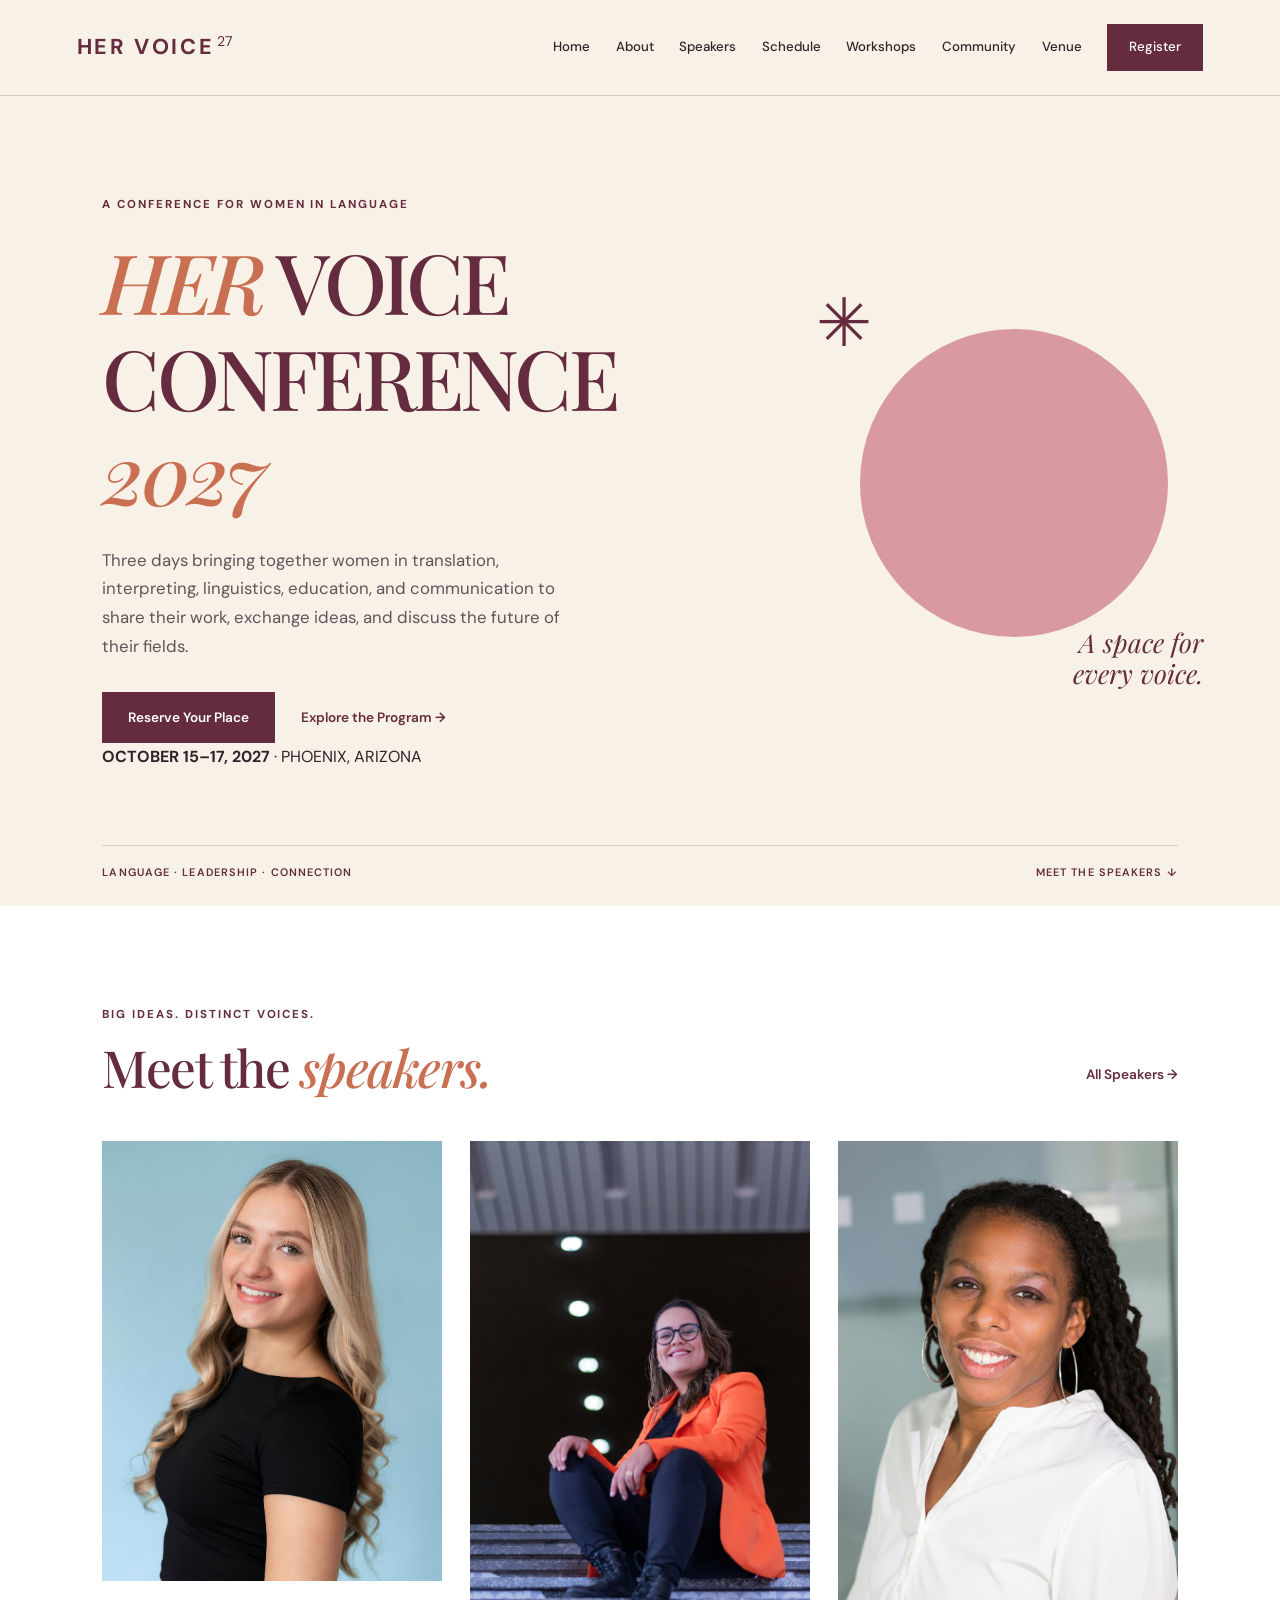
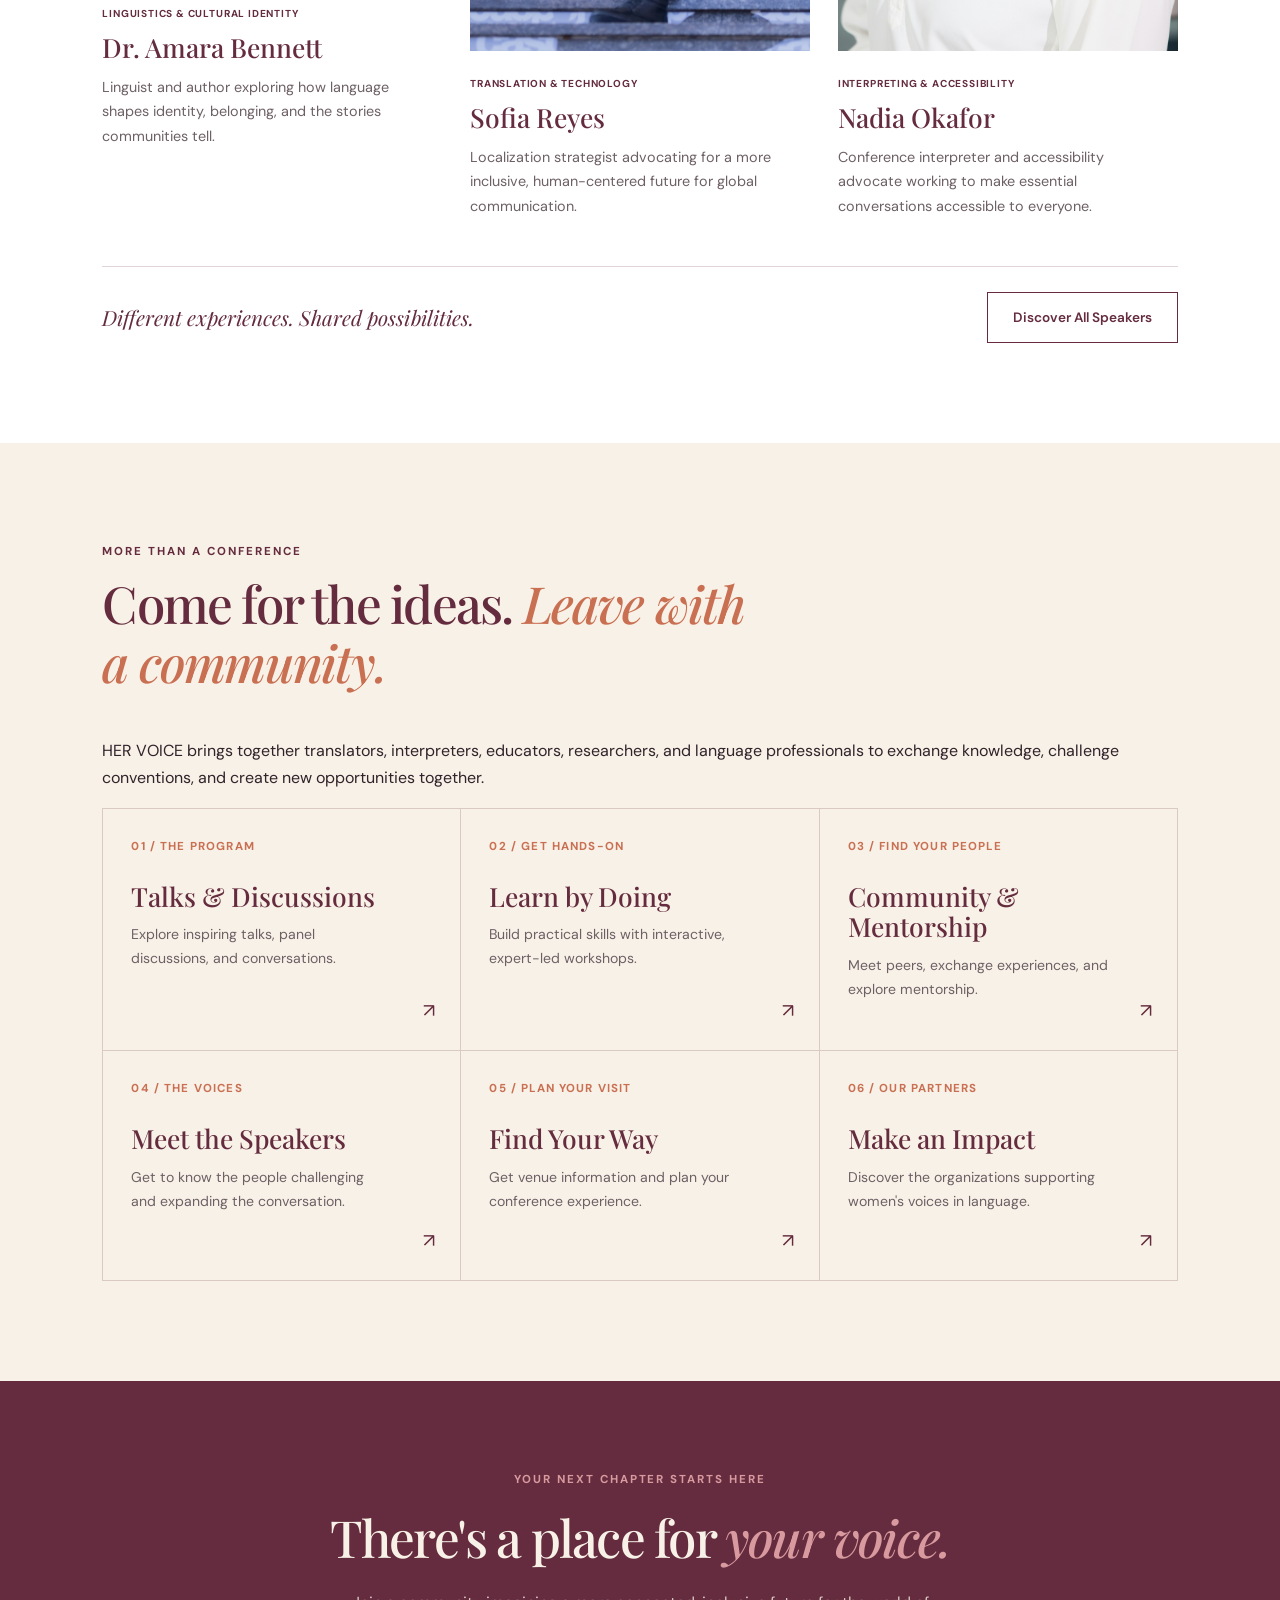
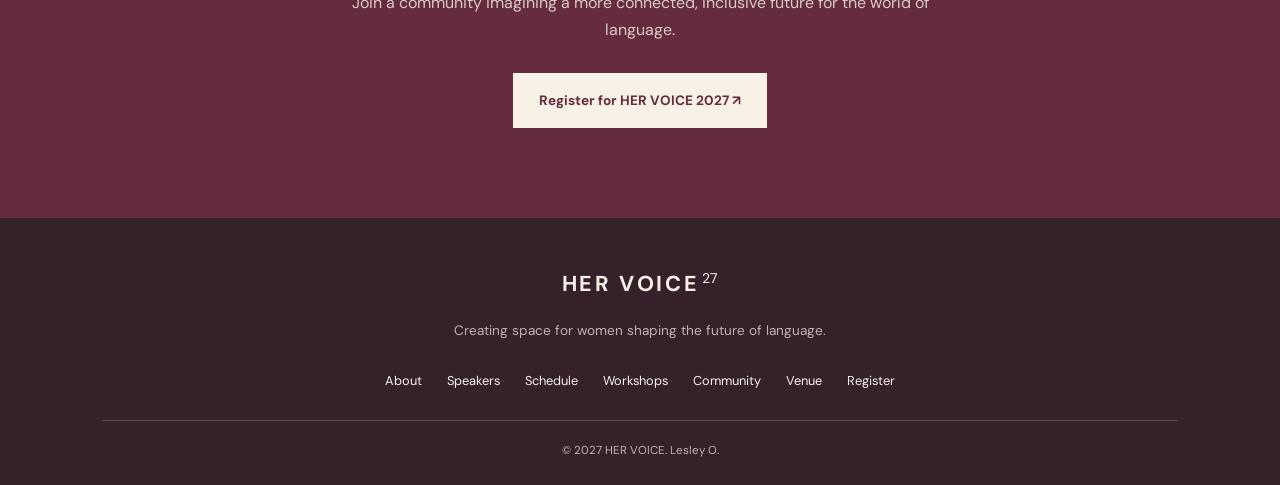
<file: index.html>
<!DOCTYPE html>
<html lang="en">
<head>
  <meta charset="UTF-8">
  <meta name="viewport" content="width=device-width, initial-scale=1.0">
  <meta name="description" content="HER VOICE 2027 is a gathering for women shaping the future of language, translation, interpreting, and communication.">
  <title>HER VOICE 2027 | Women Shaping Language</title>

  <link rel="preconnect" href="https://fonts.googleapis.com">
  <link rel="preconnect" href="https://fonts.gstatic.com" crossorigin>
  <link href="https://fonts.googleapis.com/css2?family=DM+Sans:wght@400;500;600;700&family=Playfair+Display:ital,wght@0,400;0,500;0,600;0,700;1,400;1,500&display=swap" rel="stylesheet">

  <link rel="stylesheet" href="styles.css">
  <script src="script.js" defer></script>
</head>

<body>

  <a class="skip-link" href="#main-content">Skip to content</a>

  <!-- Navigation -->
  
<header class="site-header">
  <a href="index.html" class="wordmark">
    HER VOICE<span>27</span>
  </a>

  <button class="menu-toggle" aria-label="Toggle navigation" aria-expanded="false">
    ☰
  </button>

  <nav class="site-nav">
    <a href="index.html">Home</a>
    <a href="about.html">About</a>
    <a href="speakers.html">Speakers</a>
    <a href="schedule.html">Schedule</a>
    <a href="workshops.html">Workshops</a>
    <a href="community.html">Community</a>
    <a href="venue.html">Venue</a>
    <a href="register.html" class="nav-cta">Register</a>
  </nav>
</header>



  <main id="main-content">

    <!-- Hero -->
    <section class="hero" id="home">
      <div class="hero-content">
        <p class="eyebrow">A CONFERENCE FOR WOMEN IN LANGUAGE</p>

        <h1>
          <span>HER</span> VOICE CONFERENCE
          <span>2027</span>
        </h1>

        <p class="hero-description">
          Three days bringing together women in translation, interpreting, linguistics, education, and communication to share their work, exchange ideas, and discuss the future of their fields.
        </p>

        <div class="hero-actions">
          <a href="register.html" class="button button-dark">
            Reserve Your Place
          </a>

          <a href="schedule.html" class="text-link">
            Explore the Program →
          </a>
        </div>

        <p class="hero-event-details">
          <strong>OCTOBER 15–17, 2027</strong>
          <span>·</span>
          <span>PHOENIX, ARIZONA</span>
        </p>
      </div>

      <div class="hero-art" aria-hidden="true">
        <div class="hero-circle"></div>
        <div class="hero-oval"></div>
        <div class="hero-star">✳</div>
        <p class="hero-art-text">A space for<br>every voice.</p>
      </div>

      <div class="hero-bottom">
        <span>LANGUAGE · LEADERSHIP · CONNECTION</span>
        <a href="#featured-speakers">MEET THE SPEAKERS ↓</a>
      </div>
    </section>


    <!-- Featured Speakers -->
    <section class="featured-speakers section-pad" id="featured-speakers">
      <div class="section-heading">
        <div>
          <p class="eyebrow">BIG IDEAS. DISTINCT VOICES.</p>
          <h2>Meet the <span>speakers.</span></h2>
        </div>

        <a href="speakers.html" class="text-link">
          All Speakers →
        </a>
      </div>

      <div class="speaker-grid">

        <article class="speaker-card">
          <a href="speakers.html#amara-bennett"
   class="speaker-image speaker-image-one"
   aria-label="Read about Dr. Amara Bennett">
  <img
    src="images/amara-bennett.jpg"
    alt="Portrait representing Dr. Amara Bennett"
    class="homepage-speaker-photo"
  >
</a>

          <p class="speaker-field">LINGUISTICS & CULTURAL IDENTITY</p>
          <h3>Dr. Amara Bennett</h3>
          <p class="speaker-bio">
            Linguist and author exploring how language shapes identity,
            belonging, and the stories communities tell.
          </p>
        </article>

        <article class="speaker-card">
          <a href="speakers.html#sofia-reyes"
   class="speaker-image speaker-image-two"
   aria-label="Read about Sofia Reyes">
  <img
    src="images/sofia-reyes.jpg"
    alt="Portrait representing Sofia Reyes"
    class="homepage-speaker-photo"
  >
</a>

          <p class="speaker-field">TRANSLATION & TECHNOLOGY</p>
          <h3>Sofia Reyes</h3>
          <p class="speaker-bio">
            Localization strategist advocating for a more inclusive,
            human-centered future for global communication.
          </p>
        </article>

        <article class="speaker-card">
         <a href="speakers.html#nadia-okafor"
   class="speaker-image speaker-image-three"
   aria-label="Read about Nadia Okafor">
  <img
    src="images/nadia-okafor.jpg"
    alt="Portrait representing Nadia Okafor"
    class="homepage-speaker-photo"
  >
</a>

          <p class="speaker-field">INTERPRETING & ACCESSIBILITY</p>
          <h3>Nadia Okafor</h3>
          <p class="speaker-bio">
            Conference interpreter and accessibility advocate working
            to make essential conversations accessible to everyone.
          </p>
        </article>

      </div>

      <div class="speaker-footer">
        <p>Different experiences. Shared possibilities.</p>
        <a href="speakers.html" class="button button-outline">
          Discover All Speakers
        </a>
      </div>
    </section>


    <!-- Conference Introduction -->
    <section class="explore-section section-pad">
      <p class="eyebrow">MORE THAN A CONFERENCE</p>

      <h2>
        Come for the ideas.
        <span>Leave with a community.</span>
      </h2>

      <p class="section-intro">
        HER VOICE brings together translators, interpreters, educators,
        researchers, and language professionals to exchange knowledge,
        challenge conventions, and create new opportunities together.
      </p>

      <div class="explore-grid">

        <a href="schedule.html" class="explore-card">
          <span class="explore-number">01 / THE PROGRAM</span>
          <h3>Talks & Discussions</h3>
          <p>Explore inspiring talks, panel discussions, and conversations.</p>
          <span class="explore-arrow">↗</span>
        </a>

        <a href="workshops.html" class="explore-card">
          <span class="explore-number">02 / GET HANDS-ON</span>
          <h3>Learn by Doing</h3>
          <p>Build practical skills with interactive, expert-led workshops.</p>
          <span class="explore-arrow">↗</span>
        </a>

        <a href="community.html" class="explore-card">
          <span class="explore-number">03 / FIND YOUR PEOPLE</span>
          <h3>Community & Mentorship</h3>
          <p>Meet peers, exchange experiences, and explore mentorship.</p>
          <span class="explore-arrow">↗</span>
        </a>

        <a href="speakers.html" class="explore-card">
          <span class="explore-number">04 / THE VOICES</span>
          <h3>Meet the Speakers</h3>
          <p>Get to know the people challenging and expanding the conversation.</p>
          <span class="explore-arrow">↗</span>
        </a>

        <a href="venue.html" class="explore-card">
          <span class="explore-number">05 / PLAN YOUR VISIT</span>
          <h3>Find Your Way</h3>
          <p>Get venue information and plan your conference experience.</p>
          <span class="explore-arrow">↗</span>
        </a>

        <a href="sponsors.html" class="explore-card">
          <span class="explore-number">06 / OUR PARTNERS</span>
          <h3>Make an Impact</h3>
          <p>Discover the organizations supporting women's voices in language.</p>
          <span class="explore-arrow">↗</span>
        </a>

      </div>
    </section>


    <!-- Registration Banner -->
    <section class="register-banner">
      <p class="eyebrow">YOUR NEXT CHAPTER STARTS HERE</p>

      <h2>
        There's a place for
        <span>your voice.</span>
      </h2>

      <p>
        Join a community imagining a more connected, inclusive future
        for the world of language.
      </p>

      <a href="register.html" class="button button-light">
        Register for HER VOICE 2027 ↗
      </a>
    </section>

  </main>


  <!-- Footer -->
  
<footer class="site-footer">
  <a href="index.html" class="wordmark wordmark-light">
    HER VOICE<span>27</span>
  </a>

  <p>
    Creating space for women shaping the future of language.
  </p>

  <div class="footer-links">
    <a href="about.html">About</a>
    <a href="speakers.html">Speakers</a>
    <a href="schedule.html">Schedule</a>
    <a href="workshops.html">Workshops</a>
    <a href="community.html">Community</a>
    <a href="venue.html">Venue</a>
    <a href="register.html">Register</a>
  </div>

  <p class="copyright">
    © 2027 HER VOICE. Lesley O.
  </p>
</footer>


</body>
</html>
</file>
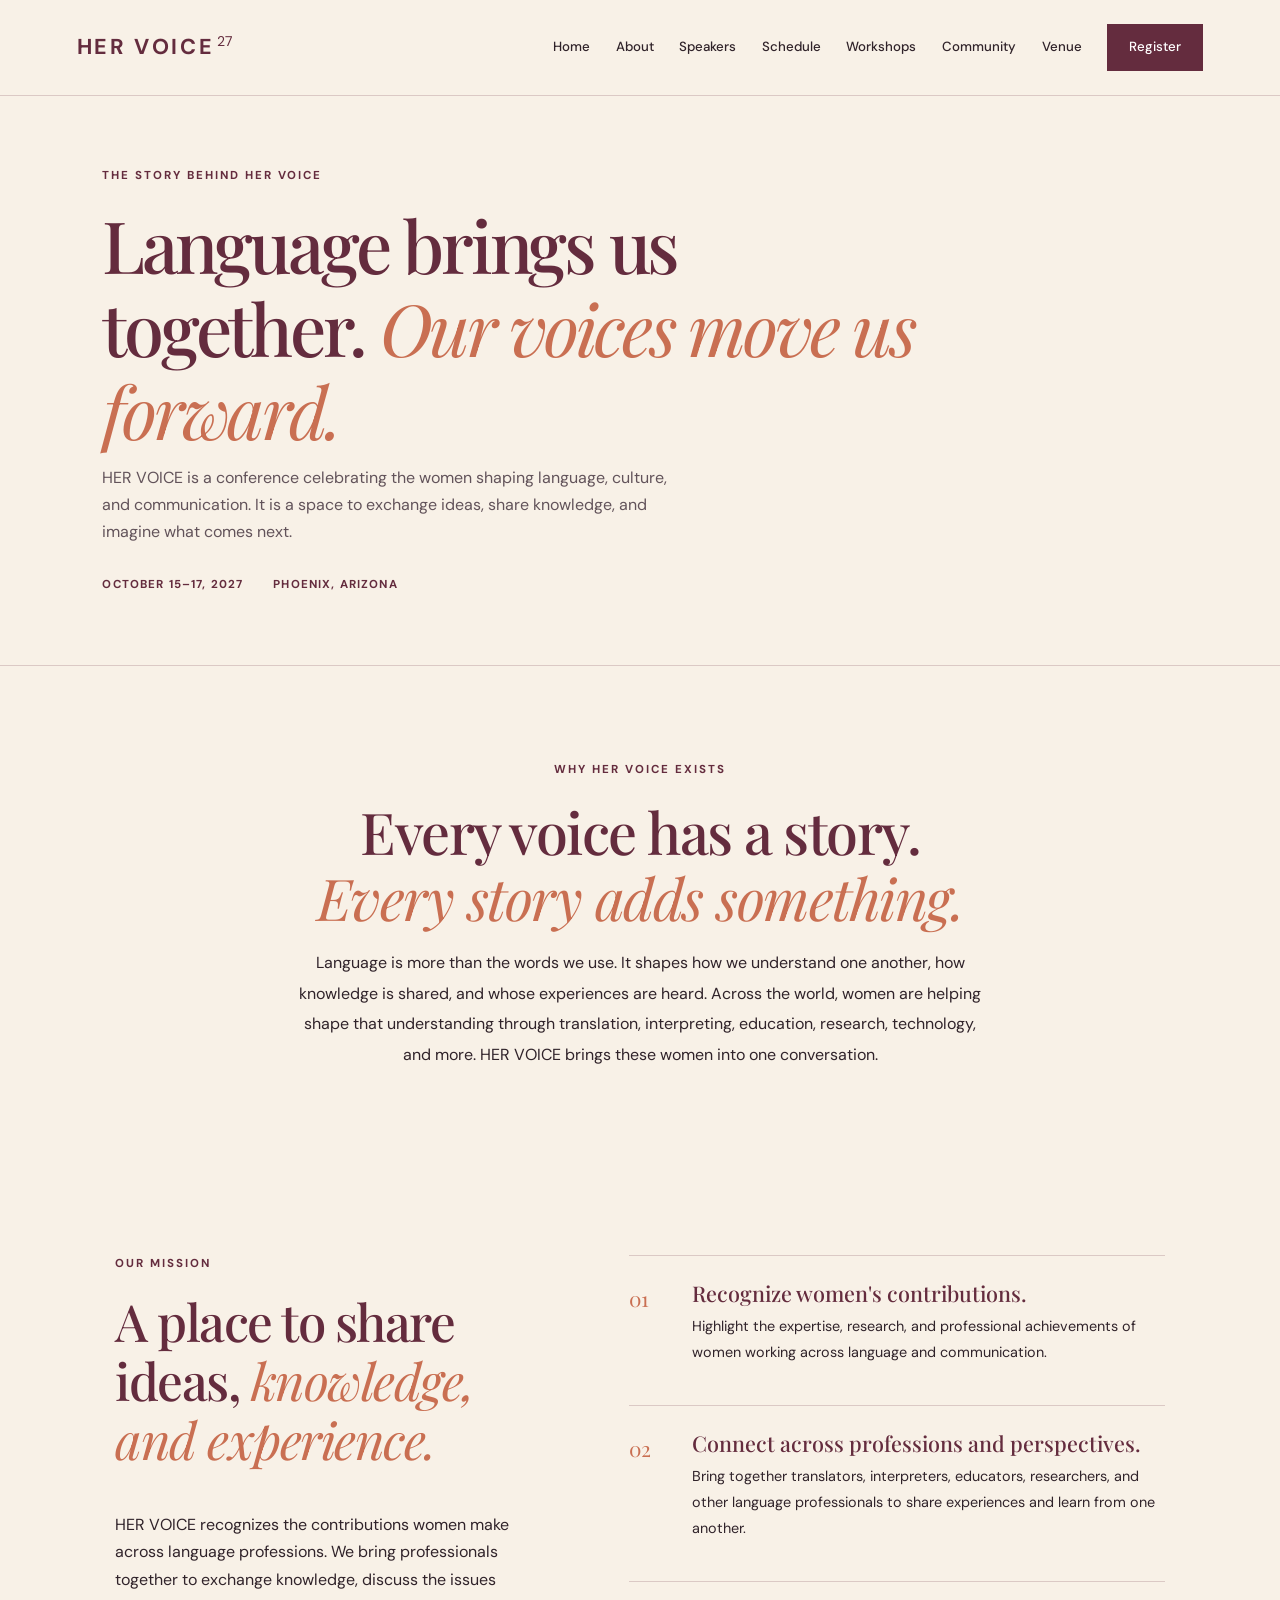
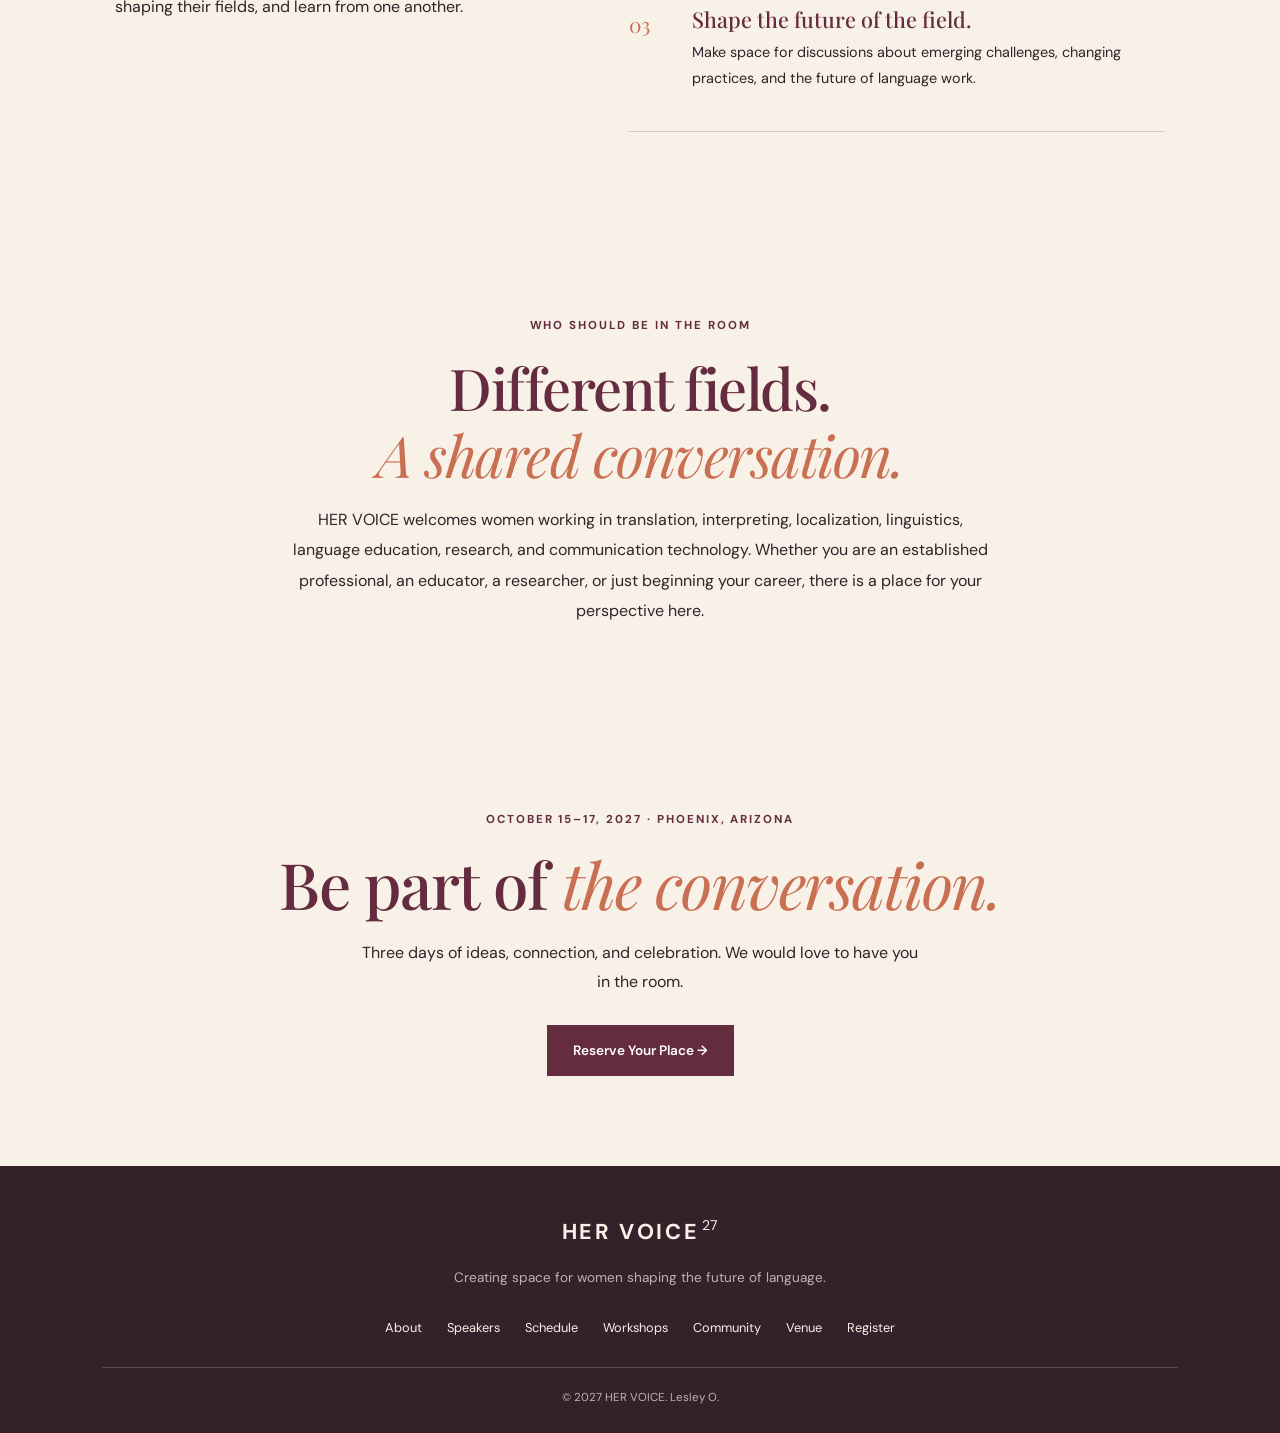
<file: about.html>
<!DOCTYPE html>
<html lang="en">
<head>
  <meta charset="UTF-8">
  <meta name="viewport" content="width=device-width, initial-scale=1.0">
  <meta name="description" content="Learn about HER VOICE 2027, a conference bringing together women shaping the future of language and communication.">
  <title>About | HER VOICE 2027</title>

  <link rel="preconnect" href="https://fonts.googleapis.com">
  <link rel="preconnect" href="https://fonts.gstatic.com" crossorigin>
  <link href="https://fonts.googleapis.com/css2?family=DM+Sans:wght@400;500;600;700&family=Playfair+Display:ital,wght@0,400;0,500;0,600;0,700;1,400;1,500&display=swap" rel="stylesheet">

  <link rel="stylesheet" href="styles.css">
  <script src="script.js" defer></script>
</head>

<body>

  <a class="skip-link" href="#main-content">Skip to content</a>

  <header class="site-header">
    <a href="index.html" class="wordmark">
      HER VOICE<span>27</span>
    </a>

    <button class="menu-toggle" aria-label="Toggle navigation" aria-expanded="false">
      ☰
    </button>

    <nav class="site-nav">
      <a href="index.html">Home</a>
      <a href="about.html" aria-current="page">About</a>
      <a href="speakers.html">Speakers</a>
      <a href="schedule.html">Schedule</a>
      <a href="workshops.html">Workshops</a>
      <a href="community.html">Community</a>
      <a href="venue.html">Venue</a>
      <a href="register.html" class="nav-cta">Register</a>
    </nav>
  </header>

  <main id="main-content">

    <!-- About Hero -->
    <section class="page-hero">
      <p class="eyebrow">THE STORY BEHIND HER VOICE</p>
      <h1>Language brings us together. <em>Our voices move us forward.</em></h1>
      <p>
        HER VOICE is a conference celebrating the women shaping language,
        culture, and communication. It is a space to exchange ideas,
        share knowledge, and imagine what comes next.
      </p>
      <div class="registration-details">
        <span>OCTOBER 15–17, 2027</span>
        <span>PHOENIX, ARIZONA</span>
      </div>
    </section>

    <!-- Our Purpose -->
    <section class="community-intro">
      <p class="eyebrow">WHY HER VOICE EXISTS</p>
      <h2>Every voice has a story.<br><em>Every story adds something.</em></h2>
      <p>
        Language is more than the words we use. It shapes how we understand
        one another, how knowledge is shared, and whose experiences are heard.
        Across the world, women are helping shape that understanding through
        translation, interpreting, education, research, technology, and more.
        HER VOICE brings these women into one conversation.
      </p>
    </section>

    <!-- Our Mission -->
    <section class="community-values">
      <div class="community-values-heading">
        <p class="eyebrow">OUR MISSION</p>
        <h2>A place to share ideas, <em>knowledge, and experience.</em></h2>
        <p>
          HER VOICE recognizes the contributions women make across language
          professions. We bring professionals together to exchange knowledge,
          discuss the issues shaping their fields, and learn from one another.
        </p>
      </div>

      <div class="community-value-list">

        <article class="community-value">
          <span>01</span>
          <div>
            <h3>Recognize women's contributions.</h3>
            <p>
              Highlight the expertise, research, and professional achievements
              of women working across language and communication.
            </p>
          </div>
        </article>

        <article class="community-value">
          <span>02</span>
          <div>
            <h3>Connect across professions and perspectives.</h3>
            <p>
              Bring together translators, interpreters, educators, researchers,
              and other language professionals to share experiences and learn
              from one another.
            </p>
          </div>
        </article>

        <article class="community-value">
          <span>03</span>
          <div>
            <h3>Shape the future of the field.</h3>
            <p>
              Make space for discussions about emerging challenges, changing
              practices, and the future of language work.
            </p>
          </div>
        </article>

      </div>
    </section>

    <!-- Who It's For -->
    <section class="community-intro">
      <p class="eyebrow">WHO SHOULD BE IN THE ROOM</p>
      <h2>Different fields.<br><em>A shared conversation.</em></h2>
      <p>
        HER VOICE welcomes women working in translation, interpreting,
        localization, linguistics, language education, research, and
        communication technology. Whether you are an established
        professional, an educator, a researcher, or just beginning your
        career, there is a place for your perspective here.
      </p>
    </section>

    <!-- Closing CTA -->
    <section class="community-cta">
      <p class="eyebrow">OCTOBER 15–17, 2027 · PHOENIX, ARIZONA</p>
      <h2>Be part of <em>the conversation.</em></h2>
      <p>
        Three days of ideas, connection, and celebration.
        We would love to have you in the room.
      </p>
      <a href="register.html" class="button button-dark">
        Reserve Your Place →
      </a>
    </section>

  </main>

  <footer class="site-footer">
    <a href="index.html" class="wordmark wordmark-light">
      HER VOICE<span>27</span>
    </a>

    <p>
      Creating space for women shaping the future of language.
    </p>

    <div class="footer-links">
      <a href="about.html">About</a>
      <a href="speakers.html">Speakers</a>
      <a href="schedule.html">Schedule</a>
      <a href="workshops.html">Workshops</a>
      <a href="community.html">Community</a>
      <a href="venue.html">Venue</a>
      <a href="register.html">Register</a>
    </div>

    <p class="copyright">
      © 2027 HER VOICE. Lesley O.
    </p>
  </footer>

</body>
</html>
</file>
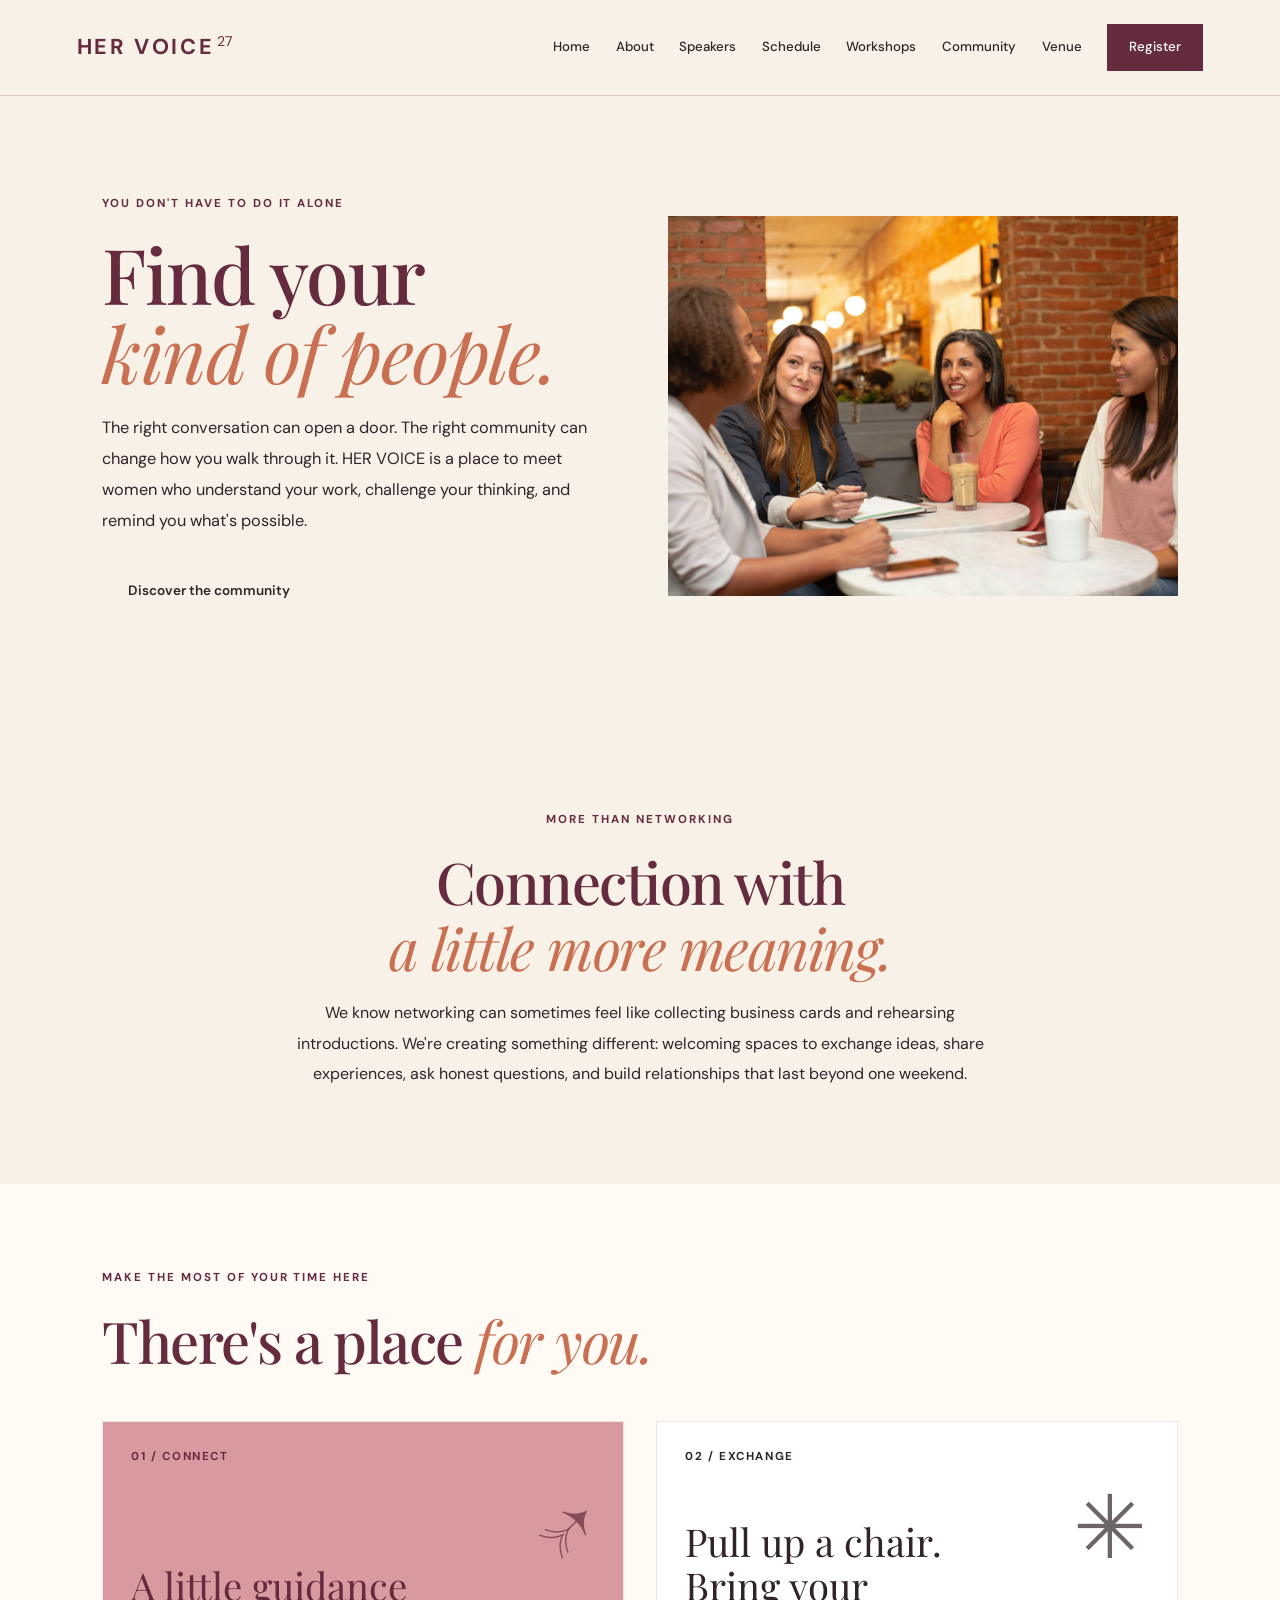
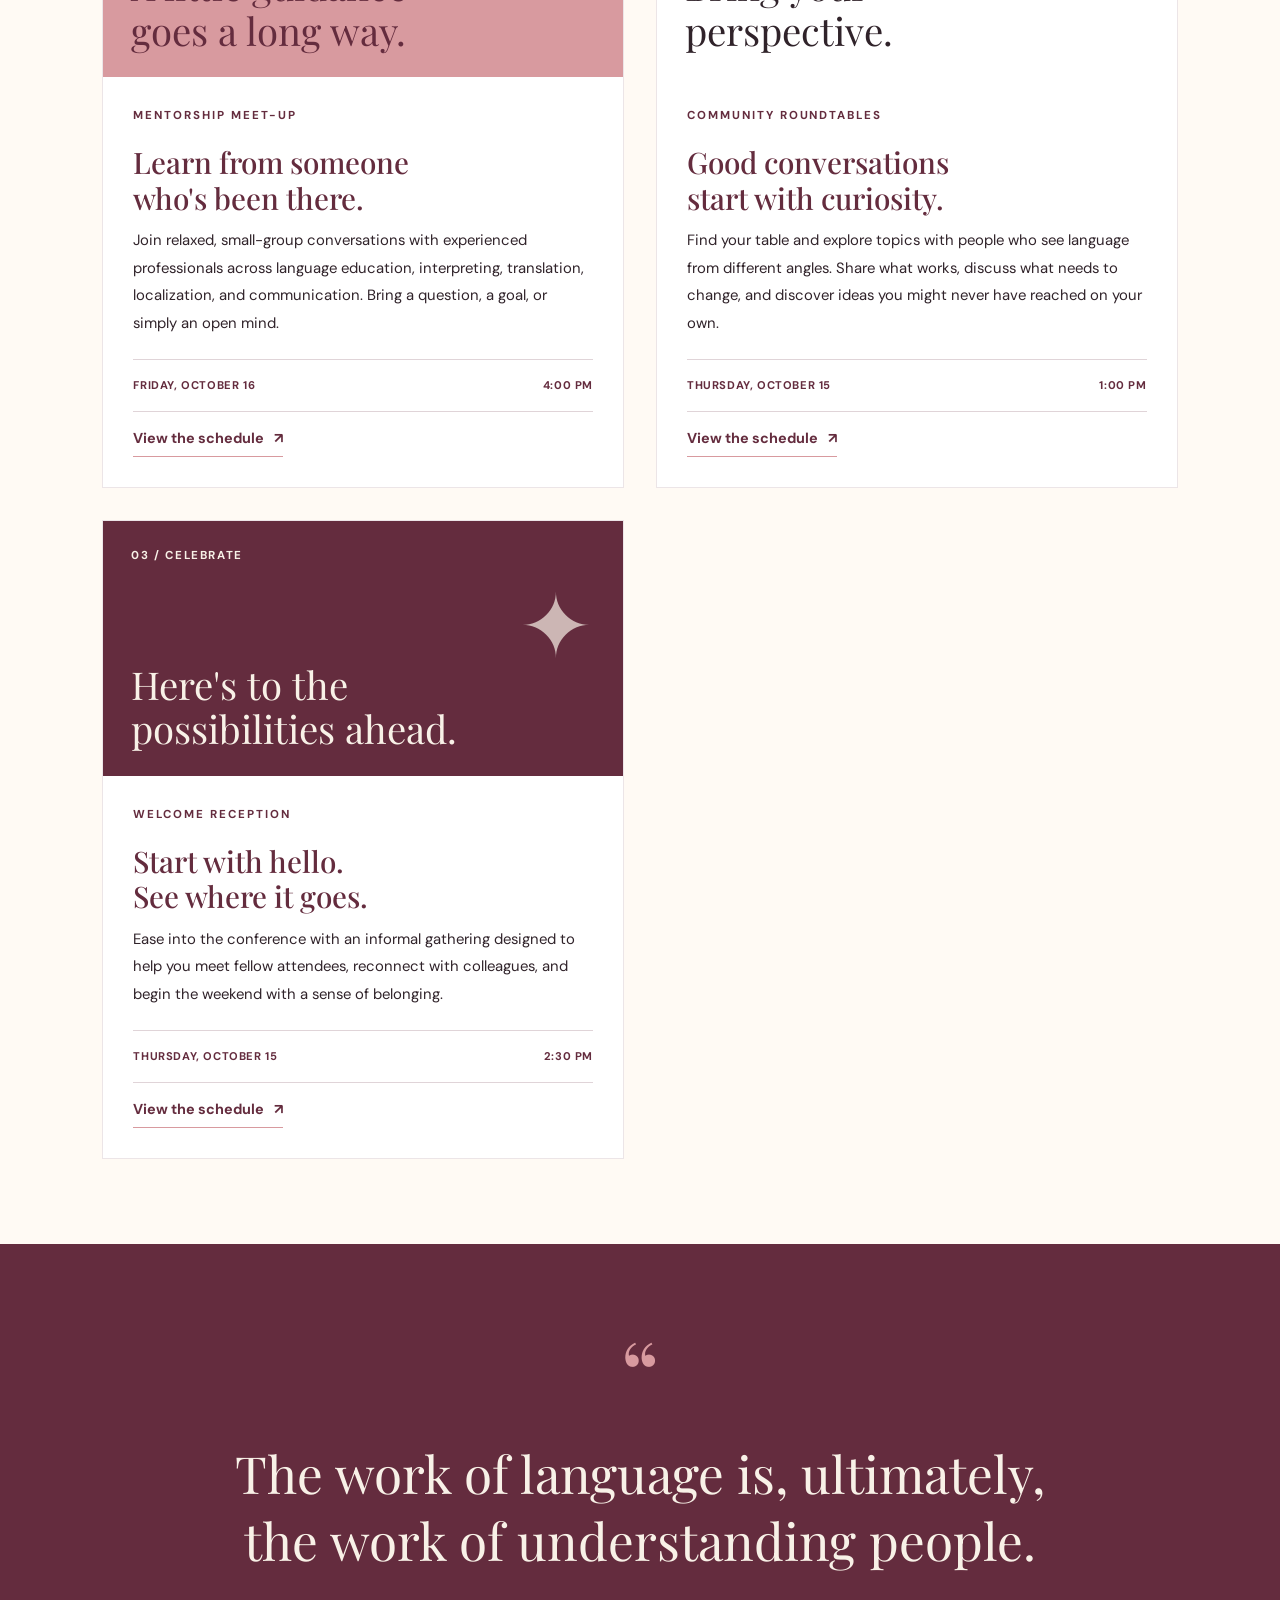
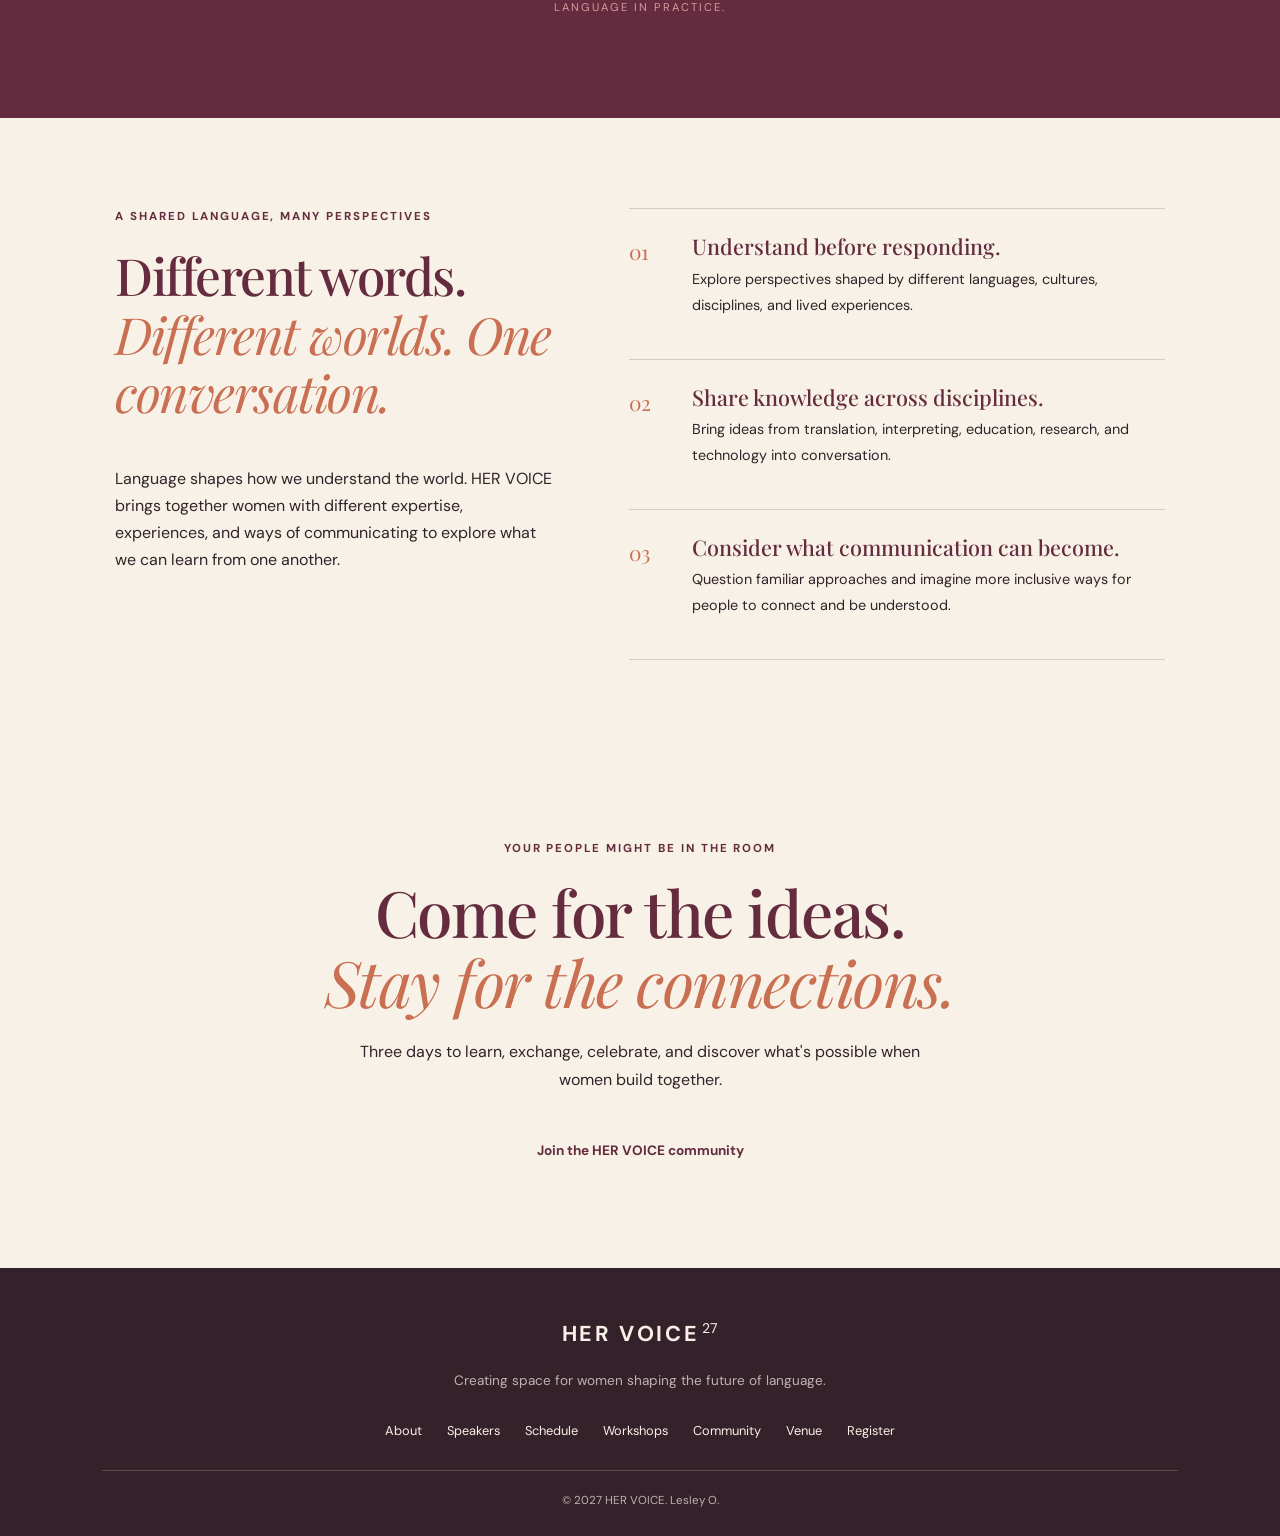
<file: community.html>
<!DOCTYPE html>
<html lang="en">
<head>
  <meta charset="UTF-8">
  <meta name="viewport" content="width=device-width, initial-scale=1.0">
  <meta name="description" content="Find your people at HER VOICE 2027 through mentorship, networking, and community conversations.">
  <title>Community | HER VOICE 2027</title>

  <link rel="preconnect" href="https://fonts.googleapis.com">
  <link rel="preconnect" href="https://fonts.gstatic.com" crossorigin>
  <link href="https://fonts.googleapis.com/css2?family=DM+Sans:wght@400;500;600;700&family=Playfair+Display:wght@400;500;600;700&display=swap" rel="stylesheet">

  <link rel="stylesheet" href="styles.css">
  <script src="script.js" defer></script>
</head>

<body>

  


<header class="site-header">
  <a href="index.html" class="wordmark">
    HER VOICE<span>27</span>
  </a>

  <button class="menu-toggle" aria-label="Toggle navigation" aria-expanded="false">
    ☰
  </button>

  <nav class="site-nav">
    <a href="index.html">Home</a>
    <a href="about.html">About</a>
    <a href="speakers.html">Speakers</a>
    <a href="schedule.html">Schedule</a>
    <a href="workshops.html">Workshops</a>
    <a href="community.html">Community</a>
    <a href="venue.html">Venue</a>
    <a href="register.html" class="nav-cta">Register</a>
  </nav>
</header>


  <main>

    <section class="community-hero">
      <div class="community-hero-copy">
        <p class="eyebrow">YOU DON'T HAVE TO DO IT ALONE</p>
        <h1>Find your<br><em>kind of people.</em></h1>
        <p>
          The right conversation can open a door. The right community
          can change how you walk through it. HER VOICE is a place to
          meet women who understand your work, challenge your thinking,
          and remind you what's possible.
        </p>
        <a href="#community-experiences" class="button button-primary">
          Discover the community
        </a>
      </div>

      <div class="community-hero-art">
  <img
    src="images/women-community.jpg"
    alt="Women gathering around a table, discussing ideas and sharing perspectives"
    class="community-hero-photo"
  >
</div>
    </section>

    <section class="community-intro">
      <p class="eyebrow">MORE THAN NETWORKING</p>
      <h2>Connection with<br><em>a little more meaning.</em></h2>
      <p>
        We know networking can sometimes feel like collecting business
        cards and rehearsing introductions. We're creating something
        different: welcoming spaces to exchange ideas, share experiences,
        ask honest questions, and build relationships that last beyond
        one weekend.
      </p>
    </section>

    <section class="community-experiences" id="community-experiences">
      <div class="community-section-heading">
        <p class="eyebrow">MAKE THE MOST OF YOUR TIME HERE</p>
        <h2>There's a place <em>for you.</em></h2>
      </div>

      <div class="community-experience-grid">

        <article class="community-experience">
          <div class="community-experience-art experience-mentorship">
            <span class="experience-number">01 / CONNECT</span>
            <span class="experience-symbol">↗</span>
            <span class="experience-art-title">A little guidance<br>goes a long way.</span>
          </div>
          <div class="community-experience-copy">
            <p class="eyebrow">MENTORSHIP MEET-UP</p>
            <h3>Learn from someone<br>who's been there.</h3>
            <p>
              Join relaxed, small-group conversations with experienced
              professionals across language education, interpreting,
              translation, localization, and communication. Bring a
              question, a goal, or simply an open mind.
            </p>
            <div class="experience-details">
              <span>FRIDAY, OCTOBER 16</span>
              <span>4:00 PM</span>
            </div>
            <a href="schedule.html" class="text-link">
              View the schedule <span>↗</span>
            </a>
          </div>
        </article>

        <article class="community-experience">
          <div class="community-experience-art experience-roundtables">
            <span class="experience-number">02 / EXCHANGE</span>
            <span class="experience-symbol">✳</span>
            <span class="experience-art-title">Pull up a chair.<br>Bring your perspective.</span>
          </div>
          <div class="community-experience-copy">
            <p class="eyebrow">COMMUNITY ROUNDTABLES</p>
            <h3>Good conversations<br>start with curiosity.</h3>
            <p>
              Find your table and explore topics with people who see
              language from different angles. Share what works, discuss
              what needs to change, and discover ideas you might never
              have reached on your own.
            </p>
            <div class="experience-details">
              <span>THURSDAY, OCTOBER 15</span>
              <span>1:00 PM</span>
            </div>
            <a href="schedule.html" class="text-link">
              View the schedule <span>↗</span>
            </a>
          </div>
        </article>

        <article class="community-experience">
          <div class="community-experience-art experience-reception">
            <span class="experience-number">03 / CELEBRATE</span>
            <span class="experience-symbol">✦</span>
            <span class="experience-art-title">Here's to the<br>possibilities ahead.</span>
          </div>
          <div class="community-experience-copy">
            <p class="eyebrow">WELCOME RECEPTION</p>
            <h3>Start with hello.<br>See where it goes.</h3>
            <p>
              Ease into the conference with an informal gathering
              designed to help you meet fellow attendees, reconnect
              with colleagues, and begin the weekend with a sense
              of belonging.
            </p>
            <div class="experience-details">
              <span>THURSDAY, OCTOBER 15</span>
              <span>2:30 PM</span>
            </div>
            <a href="schedule.html" class="text-link">
              View the schedule <span>↗</span>
            </a>
          </div>
        </article>

      </div>
    </section>

    <section class="community-quote">
  <span class="quote-mark">“</span>
  <blockquote>
    The work of language is, ultimately, the work of understanding people.
  </blockquote>
  <p>LANGUAGE IN PRACTICE.</p>
</section>

    <section class="community-values">
  <div class="community-values-heading">
    <p class="eyebrow">A SHARED LANGUAGE, MANY PERSPECTIVES</p>
    <h2>Different words.<br><em>Different worlds. One conversation.</em></h2>
    <p>
      Language shapes how we understand the world. HER VOICE brings
      together women with different expertise, experiences, and ways
      of communicating to explore what we can learn from one another.
    </p>
  </div>

  <div class="community-value-list">
    <article class="community-value">
      <span>01</span>
      <div>
        <h3>Understand before responding.</h3>
        <p>
          Explore perspectives shaped by different languages,
          cultures, disciplines, and lived experiences.
        </p>
      </div>
    </article>

    <article class="community-value">
      <span>02</span>
      <div>
        <h3>Share knowledge across disciplines.</h3>
        <p>
          Bring ideas from translation, interpreting, education,
          research, and technology into conversation.
        </p>
      </div>
    </article>

    <article class="community-value">
      <span>03</span>
      <div>
        <h3>Consider what communication can become.</h3>
        <p>
          Question familiar approaches and imagine more inclusive
          ways for people to connect and be understood.
        </p>
      </div>
    </article>
  </div>
</section>

    <section class="community-cta">
      <p class="eyebrow">YOUR PEOPLE MIGHT BE IN THE ROOM</p>
      <h2>Come for the ideas.<br><em>Stay for the connections.</em></h2>
      <p>
        Three days to learn, exchange, celebrate, and discover
        what's possible when women build together.
      </p>
      <a href="register.html" class="button button-light">
        Join the HER VOICE community
      </a>
    </section>

  </main>

 
<footer class="site-footer">
  <a href="index.html" class="wordmark wordmark-light">
    HER VOICE<span>27</span>
  </a>

  <p>
    Creating space for women shaping the future of language.
  </p>

  <div class="footer-links">
    <a href="about.html">About</a>
    <a href="speakers.html">Speakers</a>
    <a href="schedule.html">Schedule</a>
    <a href="workshops.html">Workshops</a>
    <a href="community.html">Community</a>
    <a href="venue.html">Venue</a>
    <a href="register.html">Register</a>
  </div>

  <p class="copyright">
    © 2027 HER VOICE. Lesley O.
  </p>
</footer>


</body>
</html>
</file>
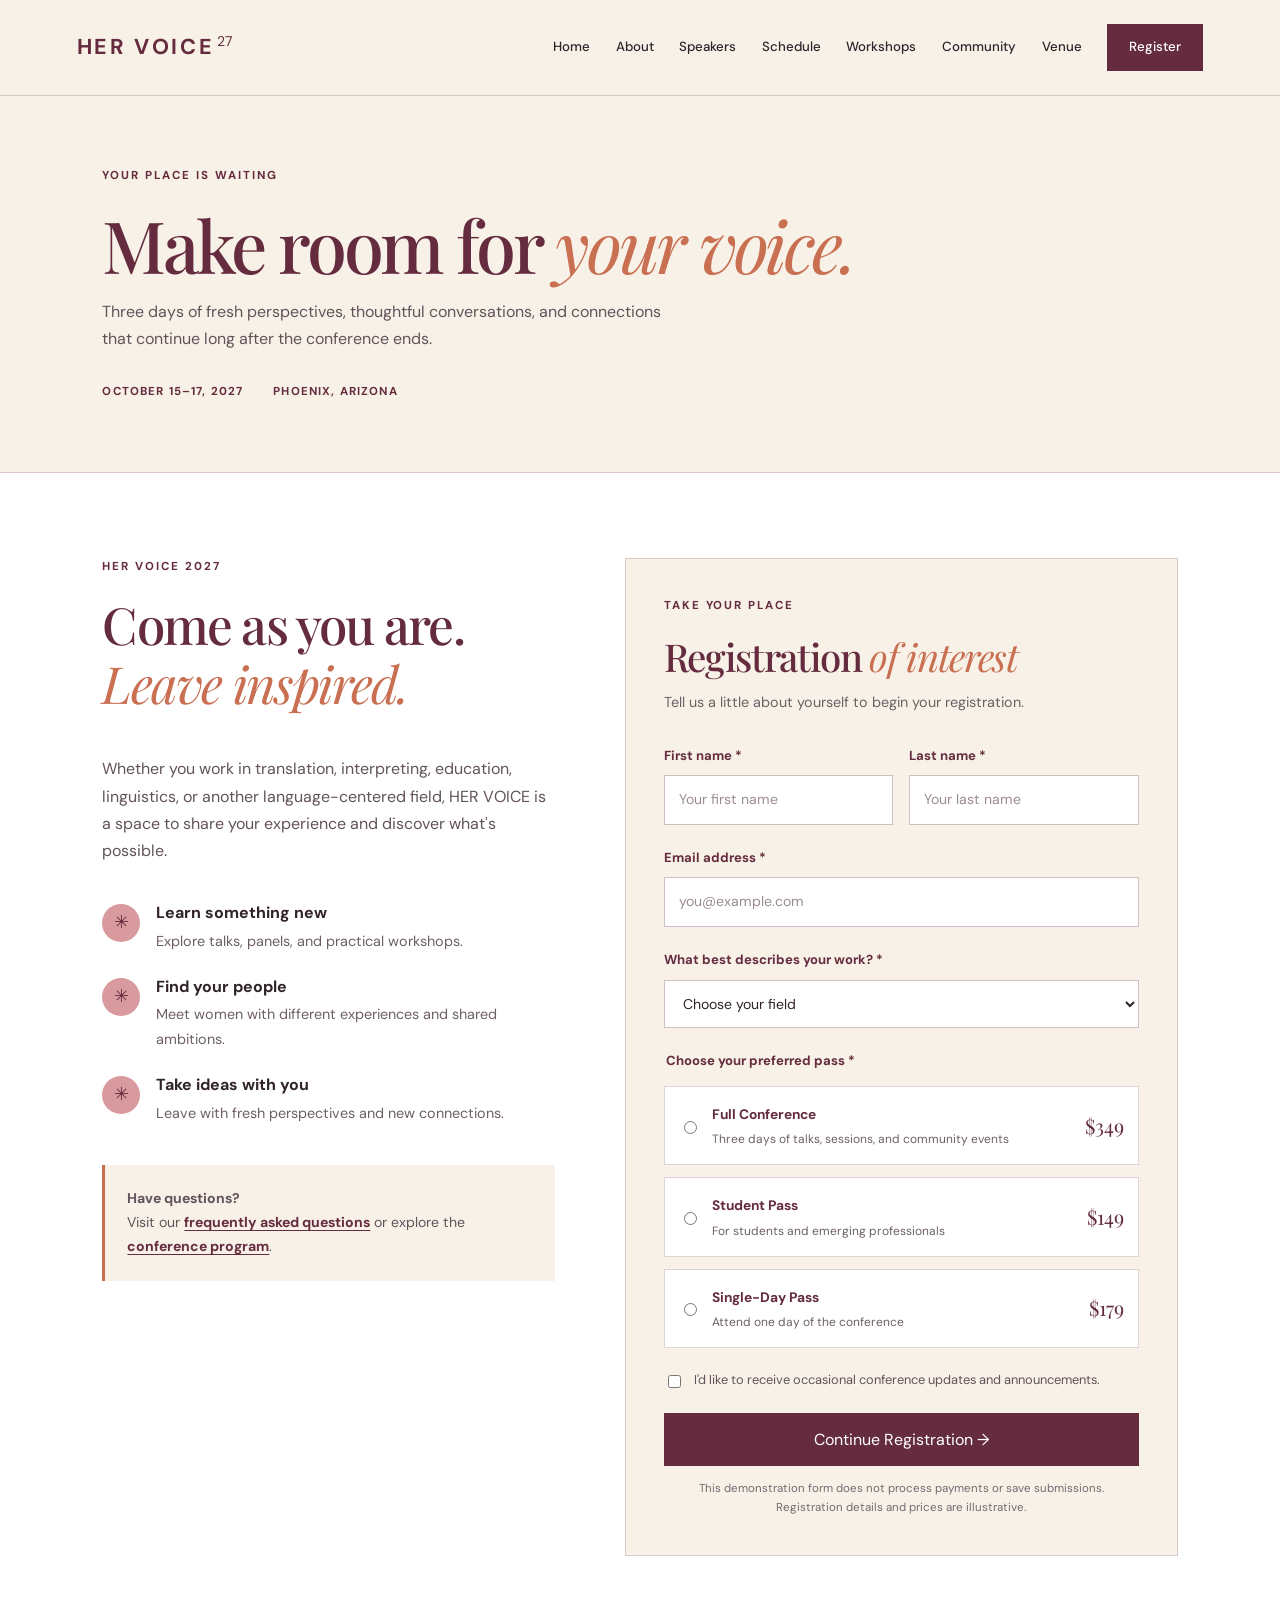
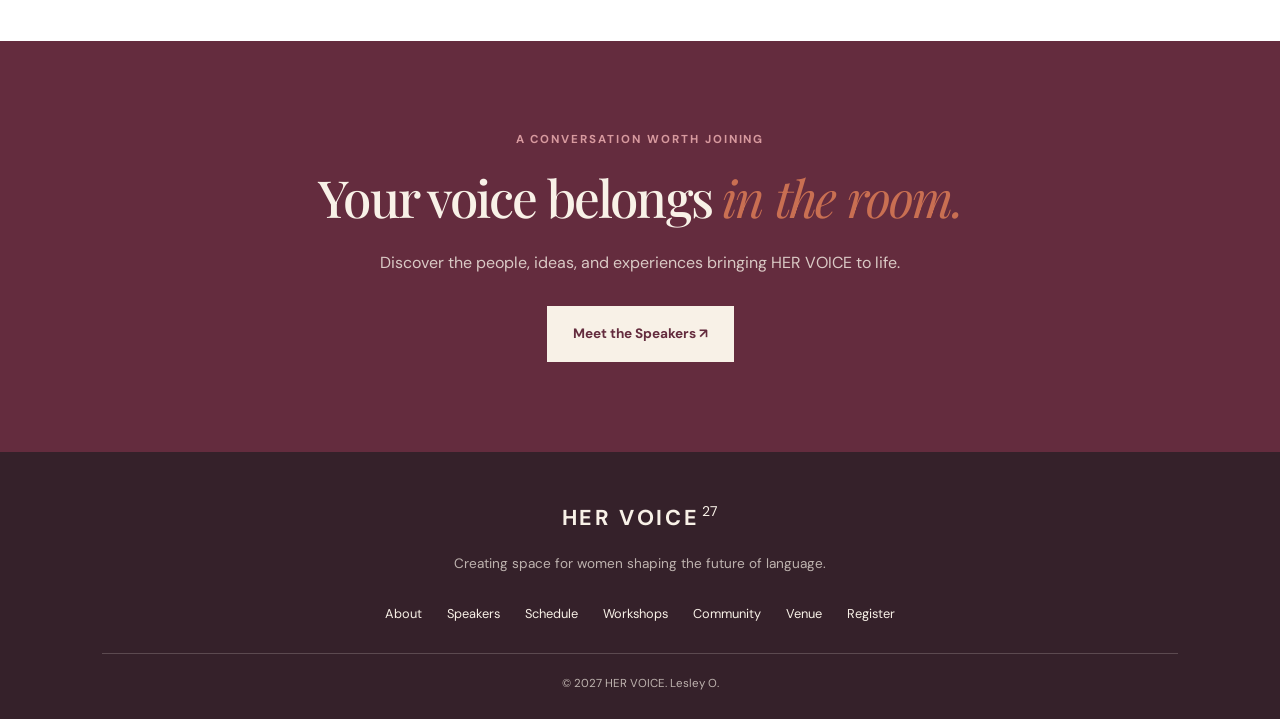
<file: register.html>
<!DOCTYPE html>
<html lang="en">
<head>
  <meta charset="UTF-8">
  <meta name="viewport" content="width=device-width, initial-scale=1.0">
  <meta name="description" content="Register for HER VOICE 2027, a conference celebrating women shaping the future of language.">
  <title>Registration | HER VOICE 2027</title>

  <link rel="preconnect" href="https://fonts.googleapis.com">
  <link rel="preconnect" href="https://fonts.gstatic.com" crossorigin>
  <link href="https://fonts.googleapis.com/css2?family=DM+Sans:wght@400;500;600;700&family=Playfair+Display:ital,wght@0,400;0,500;0,600;1,400;1,500&display=swap" rel="stylesheet">

  <link rel="stylesheet" href="styles.css">
  <script src="script.js" defer></script>
</head>

<body>

  <a class="skip-link" href="#main-content">Skip to content</a>

  
<header class="site-header">
  <a href="index.html" class="wordmark">
    HER VOICE<span>27</span>
  </a>

  <button class="menu-toggle" aria-label="Toggle navigation" aria-expanded="false">
    ☰
  </button>

  <nav class="site-nav">
    <a href="index.html">Home</a>
    <a href="about.html">About</a>
    <a href="speakers.html">Speakers</a>
    <a href="schedule.html">Schedule</a>
    <a href="workshops.html">Workshops</a>
    <a href="community.html">Community</a>
    <a href="venue.html">Venue</a>
    <a href="register.html" class="nav-cta">Register</a>
  </nav>
</header>



  <main id="main-content">

    <!-- Registration Hero -->
    <section class="page-hero">
      <p class="eyebrow">YOUR PLACE IS WAITING</p>
      <h1>Make room for <em>your voice.</em></h1>
      <p>
        Three days of fresh perspectives, thoughtful conversations,
        and connections that continue long after the conference ends.
      </p>
      <div class="registration-details">
        <span>OCTOBER 15–17, 2027</span>
        <span>PHOENIX, ARIZONA</span>
      </div>
    </section>


    <!-- Registration Content -->
    <section class="registration-layout">

      <div class="registration-intro">
        <p class="eyebrow">HER VOICE 2027</p>
        <h2>Come as you are. <em>Leave inspired.</em></h2>

        <p>
          Whether you work in translation, interpreting, education,
          linguistics, or another language-centered field, HER VOICE
          is a space to share your experience and discover what's possible.
        </p>

        <div class="registration-benefits">
          <div class="benefit">
            <span class="benefit-symbol">✳</span>
            <div>
              <h3>Learn something new</h3>
              <p>Explore talks, panels, and practical workshops.</p>
            </div>
          </div>

          <div class="benefit">
            <span class="benefit-symbol">✳</span>
            <div>
              <h3>Find your people</h3>
              <p>Meet women with different experiences and shared ambitions.</p>
            </div>
          </div>

          <div class="benefit">
            <span class="benefit-symbol">✳</span>
            <div>
              <h3>Take ideas with you</h3>
              <p>Leave with fresh perspectives and new connections.</p>
            </div>
          </div>
        </div>

        <div class="registration-note">
          <p>
            <strong>Have questions?</strong><br>
            Visit our <a href="faq.html">frequently asked questions</a>
            or explore the <a href="schedule.html">conference program</a>.
          </p>
        </div>
      </div>


      <!-- Sign-Up Form -->
      <div class="registration-form-card">
        <p class="eyebrow">TAKE YOUR PLACE</p>
        <h2>Registration <em>of interest</em></h2>
        <p class="form-description">
          Tell us a little about yourself to begin your registration.
        </p>

        <form class="registration-form" action="#" method="post">

          <div class="form-row">
            <div class="form-field">
              <label for="first-name">First name *</label>
              <input
                type="text"
                id="first-name"
                name="first_name"
                placeholder="Your first name"
                autocomplete="given-name"
                required
              >
            </div>

            <div class="form-field">
              <label for="last-name">Last name *</label>
              <input
                type="text"
                id="last-name"
                name="last_name"
                placeholder="Your last name"
                autocomplete="family-name"
                required
              >
            </div>
          </div>

          <div class="form-field">
            <label for="email">Email address *</label>
            <input
              type="email"
              id="email"
              name="email"
              placeholder="you@example.com"
              autocomplete="email"
              required
            >
          </div>

          <div class="form-field">
            <label for="profession">What best describes your work? *</label>
            <select id="profession" name="profession" required>
              <option value="">Choose your field</option>
              <option value="translation">Translation & Localization</option>
              <option value="interpreting">Interpreting</option>
              <option value="linguistics">Linguistics & Research</option>
              <option value="education">Education & Language Teaching</option>
              <option value="technology">Language Technology</option>
              <option value="student">Student or Emerging Professional</option>
              <option value="other">Other</option>
            </select>
          </div>

          <fieldset class="ticket-options">
            <legend>Choose your preferred pass *</legend>

            <label class="ticket-option">
              <input
                type="radio"
                name="ticket"
                value="full-conference"
                required
              >
              <span class="ticket-copy">
                <strong>Full Conference</strong>
                <small>Three days of talks, sessions, and community events</small>
              </span>
              <span class="ticket-price">$349</span>
            </label>

            <label class="ticket-option">
              <input
                type="radio"
                name="ticket"
                value="student"
              >
              <span class="ticket-copy">
                <strong>Student Pass</strong>
                <small>For students and emerging professionals</small>
              </span>
              <span class="ticket-price">$149</span>
            </label>

            <label class="ticket-option">
              <input
                type="radio"
                name="ticket"
                value="single-day"
              >
              <span class="ticket-copy">
                <strong>Single-Day Pass</strong>
                <small>Attend one day of the conference</small>
              </span>
              <span class="ticket-price">$179</span>
            </label>
          </fieldset>

          <label class="consent-option">
            <input type="checkbox" name="updates" value="yes">
            <span>I'd like to receive occasional conference updates and announcements.</span>
          </label>

          <button type="submit" class="button button-dark form-submit">
            Continue Registration →
          </button>

          <p class="form-disclaimer">
            This demonstration form does not process payments or save submissions.
            Registration details and prices are illustrative.
          </p>

        </form>
      </div>

    </section>


    <!-- Closing Call to Action -->
    <section class="register-banner">
      <p class="eyebrow">A CONVERSATION WORTH JOINING</p>
      <h2>Your voice belongs <em>in the room.</em></h2>
      <p>
        Discover the people, ideas, and experiences bringing HER VOICE to life.
      </p>
      <a href="speakers.html" class="button button-light">
        Meet the Speakers ↗
      </a>
    </section>

  </main>


 
<footer class="site-footer">
  <a href="index.html" class="wordmark wordmark-light">
    HER VOICE<span>27</span>
  </a>

  <p>
    Creating space for women shaping the future of language.
  </p>

  <div class="footer-links">
    <a href="about.html">About</a>
    <a href="speakers.html">Speakers</a>
    <a href="schedule.html">Schedule</a>
    <a href="workshops.html">Workshops</a>
    <a href="community.html">Community</a>
    <a href="venue.html">Venue</a>
    <a href="register.html">Register</a>
  </div>

  <p class="copyright">
    © 2027 HER VOICE. Lesley O.
  </p>
</footer>


</body>
</html>
</file>
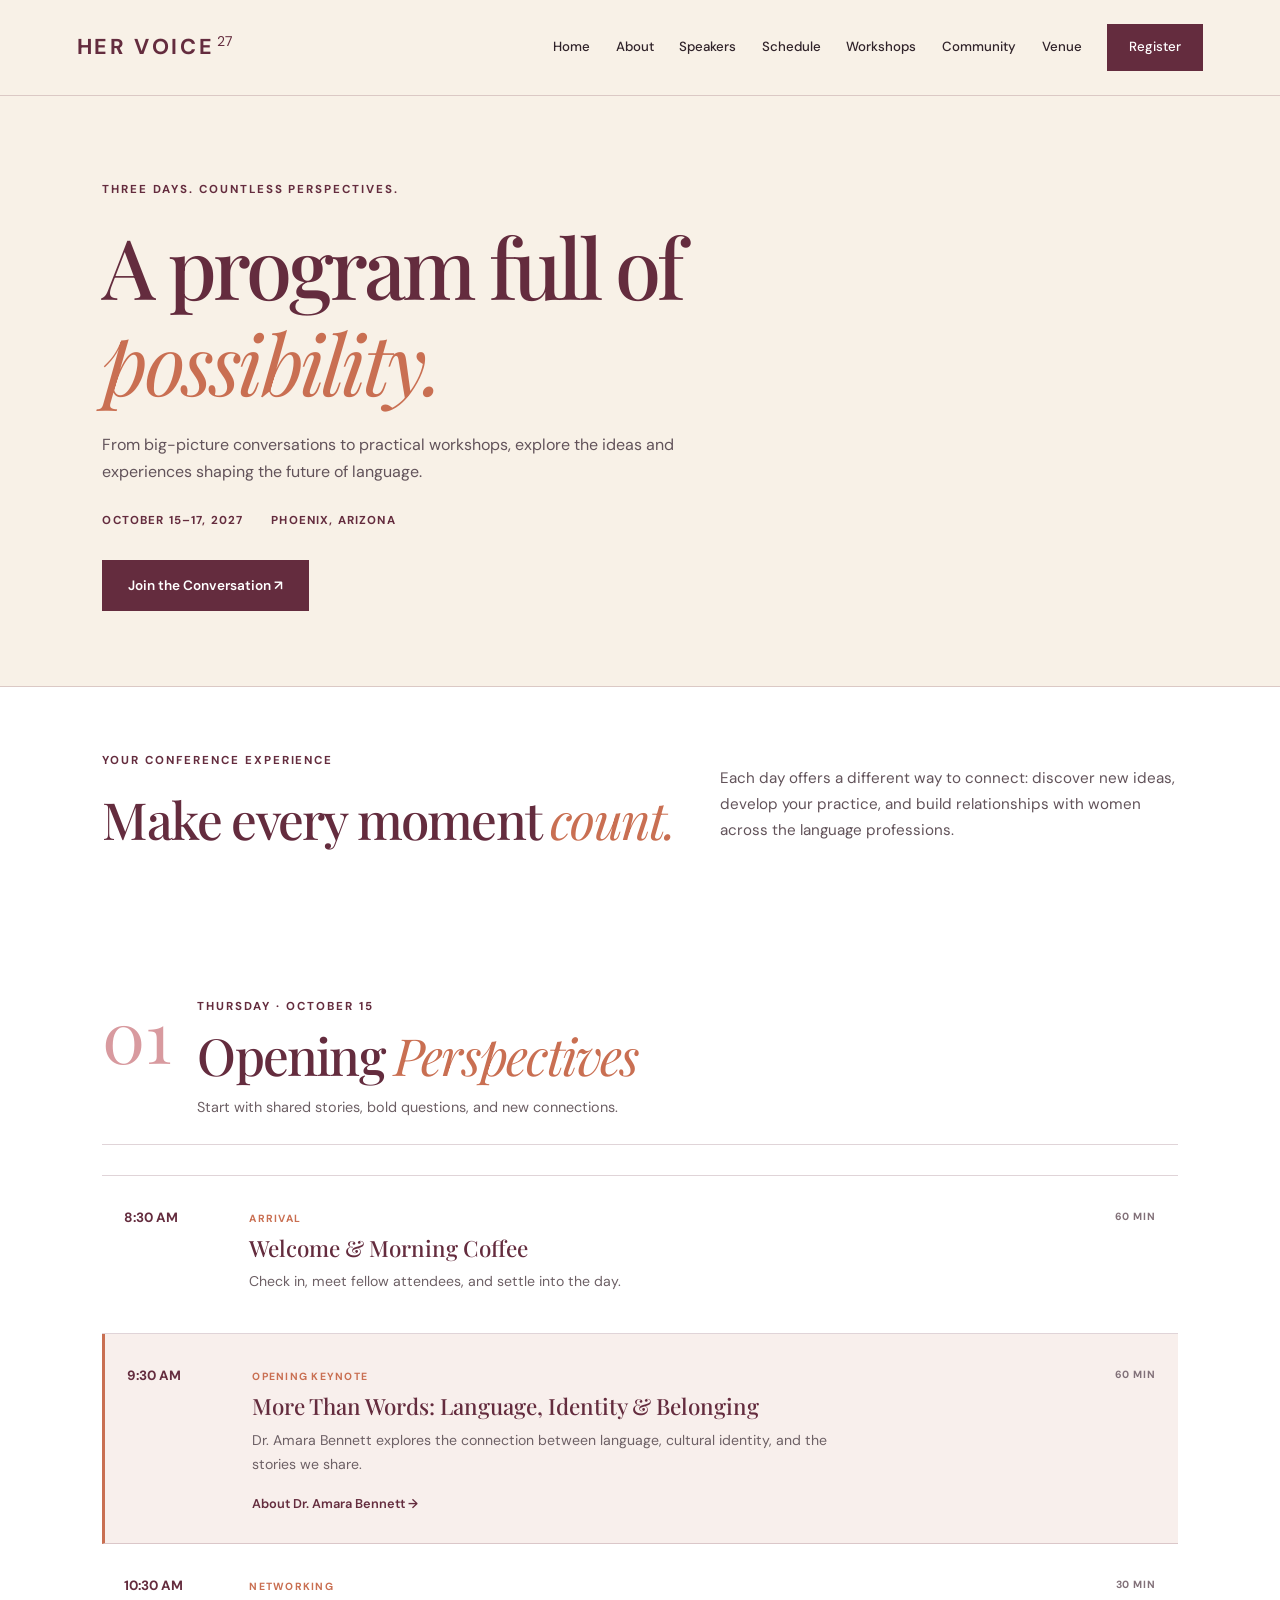
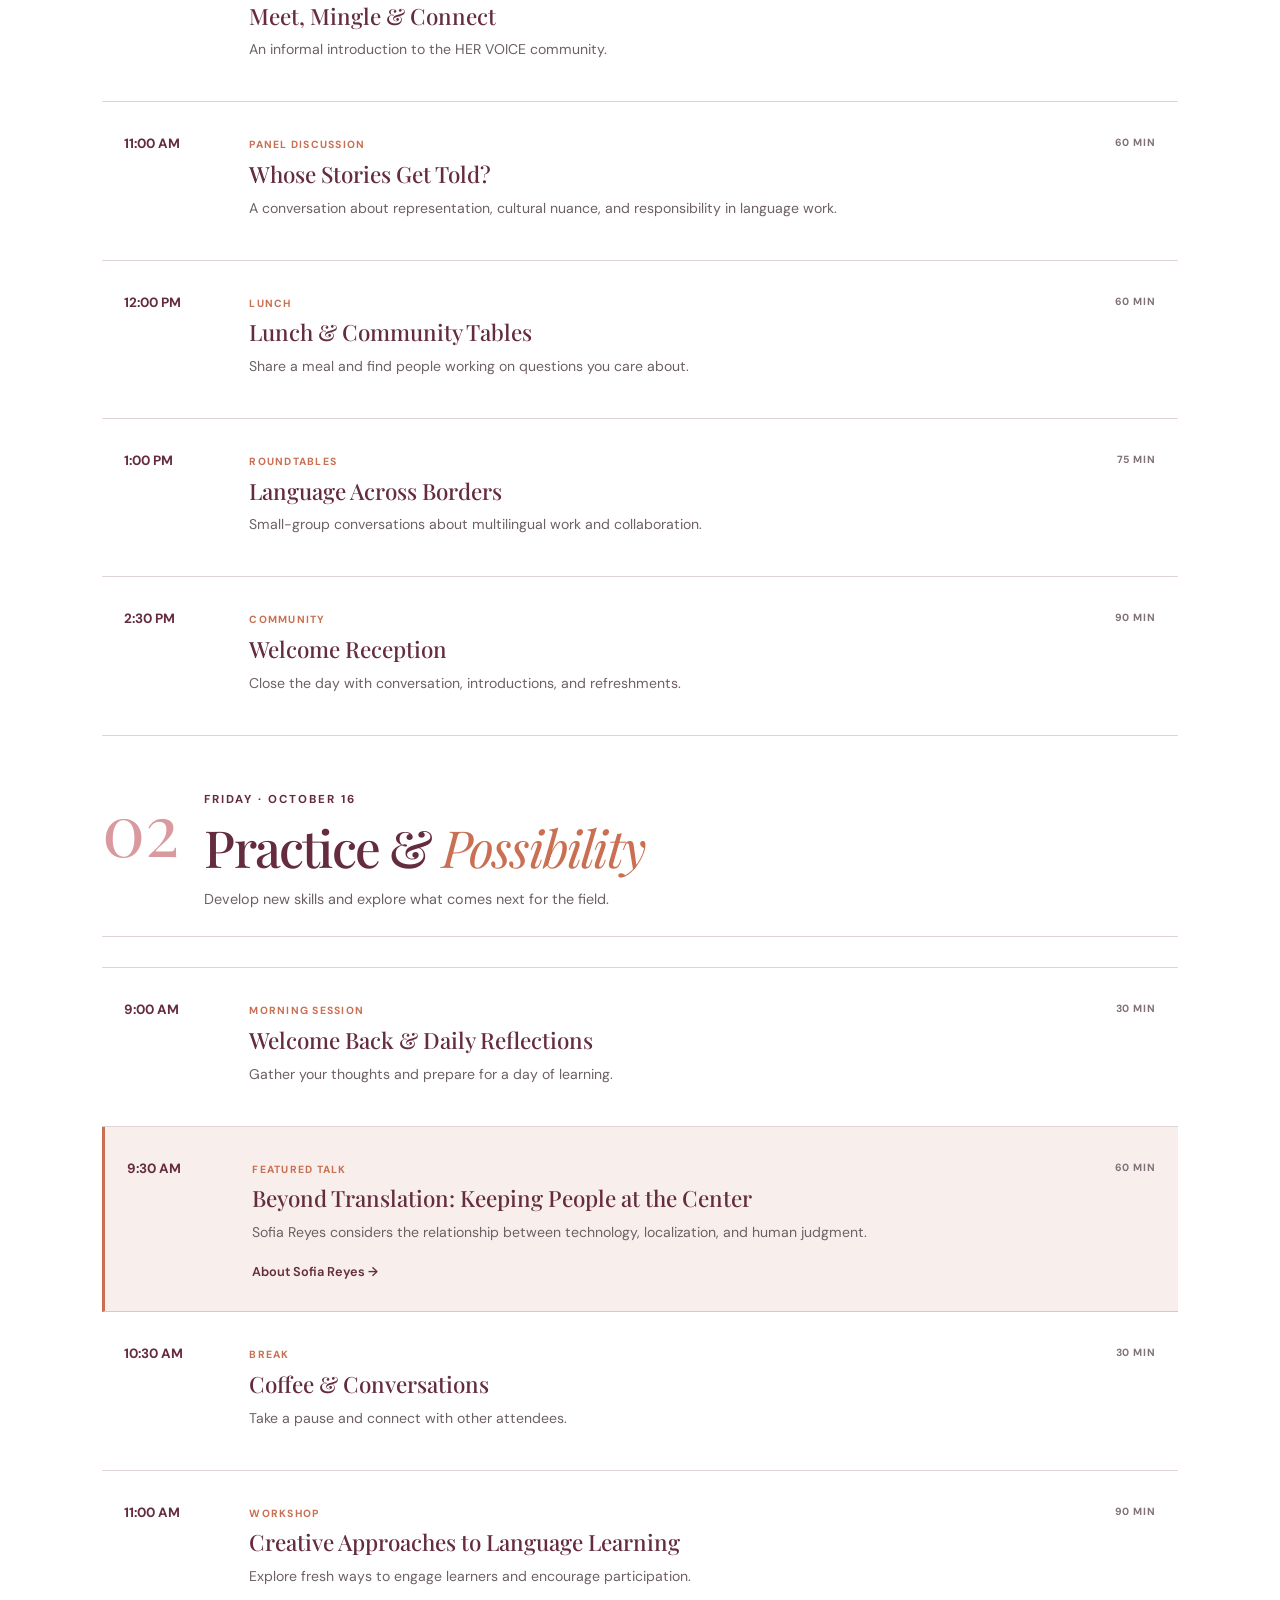
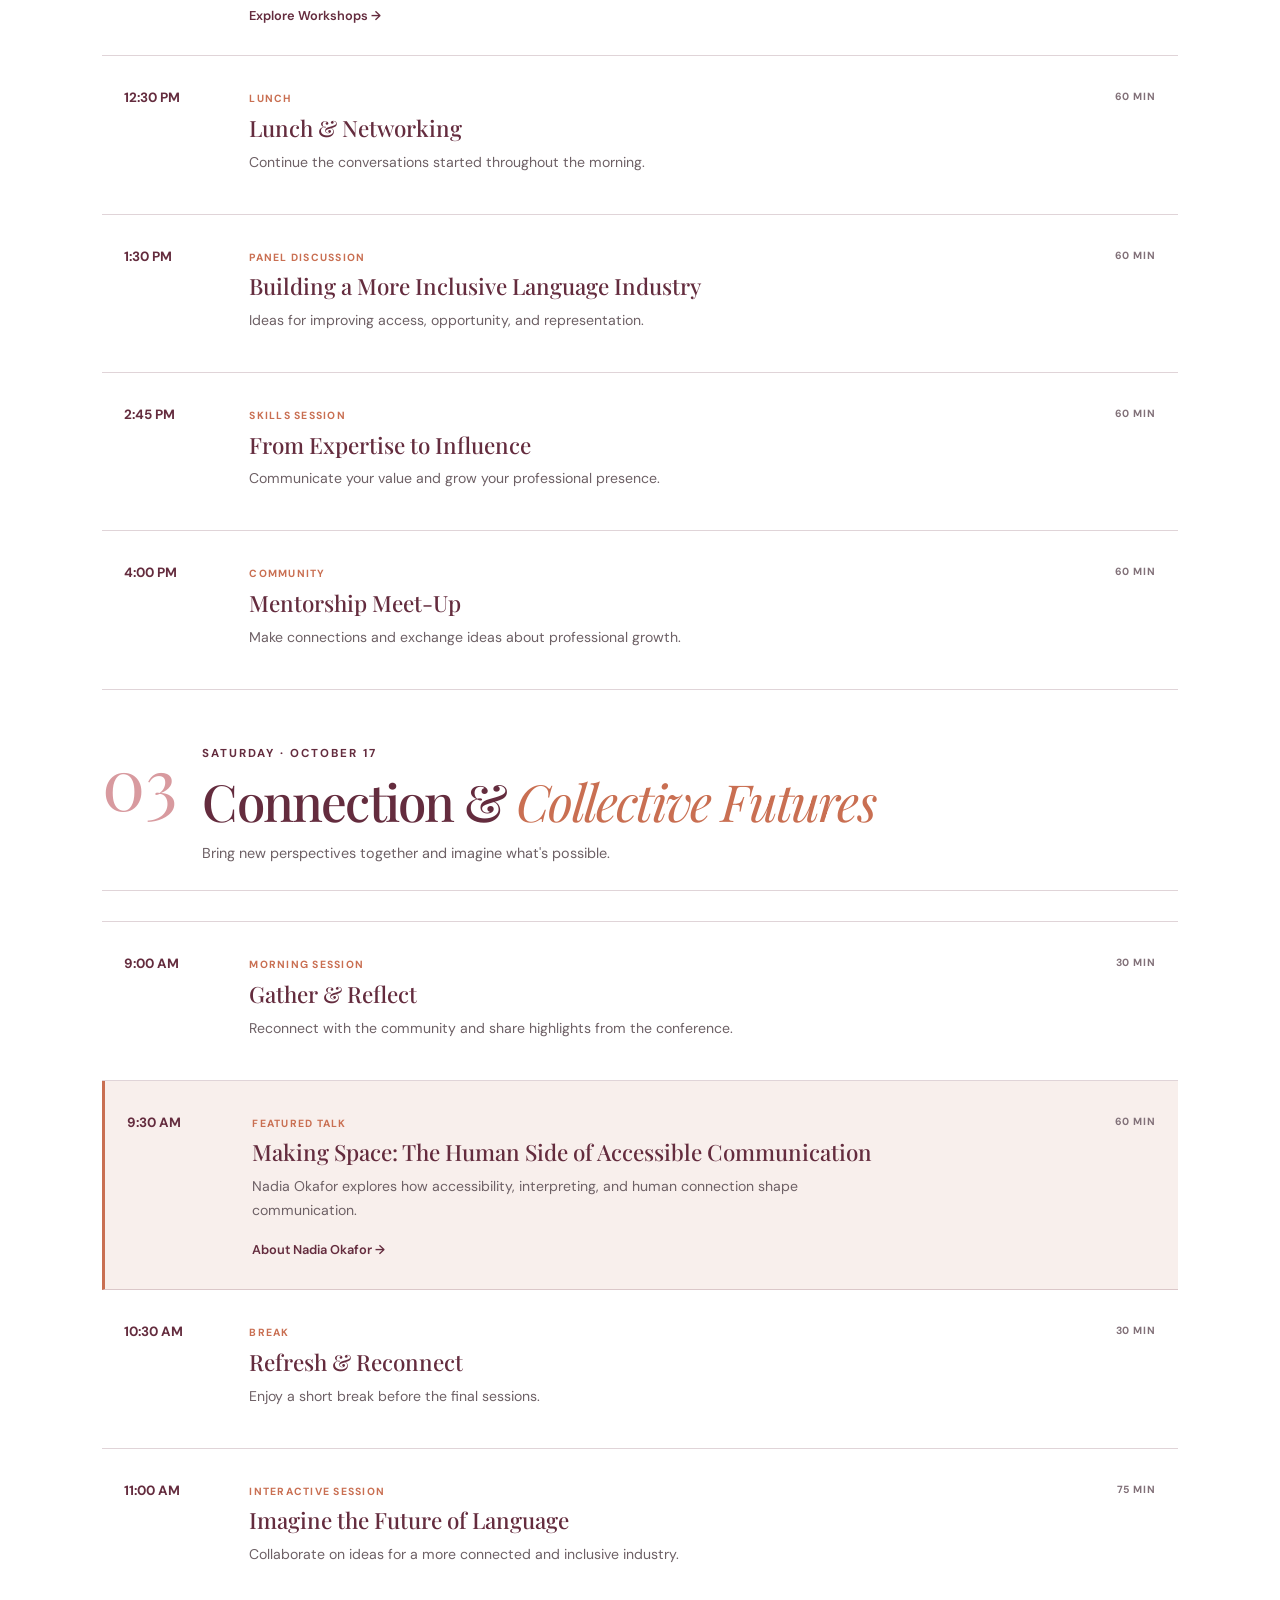
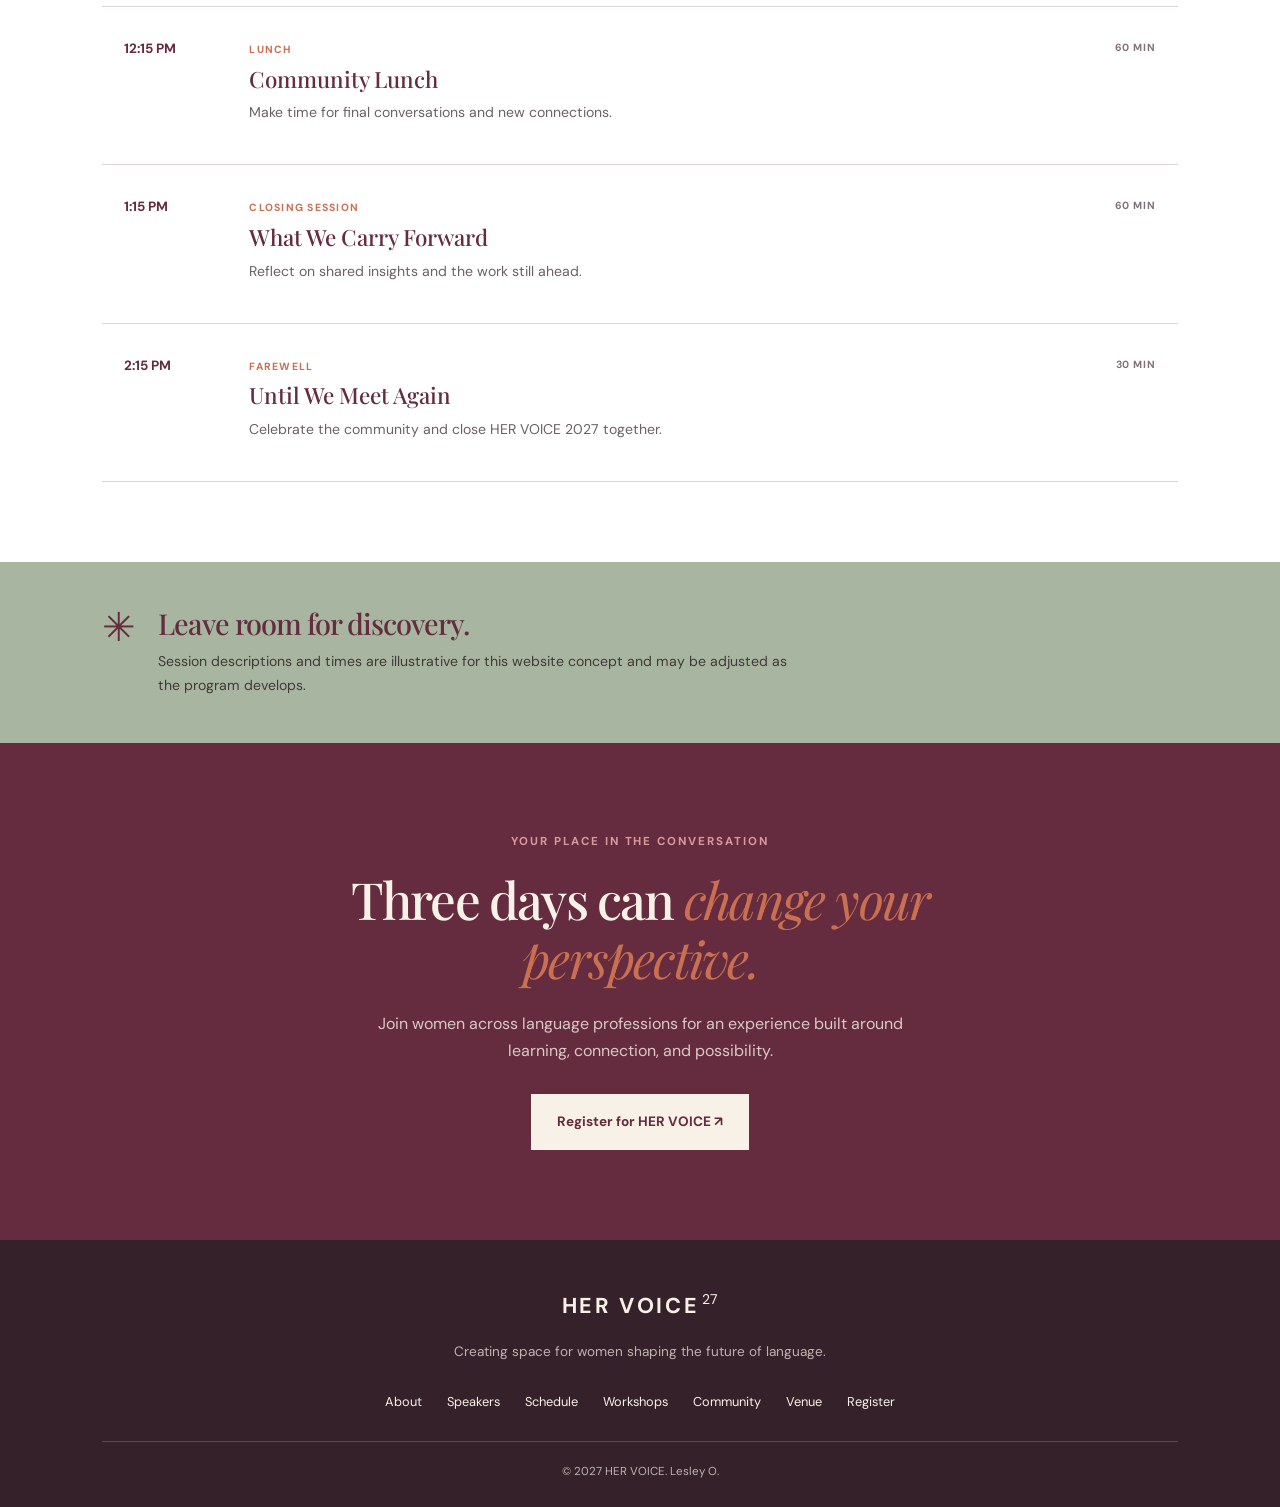
<file: schedule.html>
<!DOCTYPE html>
<html lang="en">
<head>
  <meta charset="UTF-8">
  <meta name="viewport" content="width=device-width, initial-scale=1.0">
  <meta name="description" content="Explore the three-day HER VOICE 2027 conference program, featuring talks, panels, workshops, and networking.">
  <title>Conference Program | HER VOICE 2027</title>

  <link rel="preconnect" href="https://fonts.googleapis.com">
  <link rel="preconnect" href="https://fonts.gstatic.com" crossorigin>
  <link href="https://fonts.googleapis.com/css2?family=DM+Sans:wght@400;500;600;700&family=Playfair+Display:ital,wght@0,400;0,500;0,600;1,400;1,500&display=swap" rel="stylesheet">

  <link rel="stylesheet" href="styles.css">
  <script src="script.js" defer></script>
</head>

<body>

  <a class="skip-link" href="#main-content">Skip to content</a>

  
<header class="site-header">
  <a href="index.html" class="wordmark">
    HER VOICE<span>27</span>
  </a>

  <button class="menu-toggle" aria-label="Toggle navigation" aria-expanded="false">
    ☰
  </button>

  <nav class="site-nav">
    <a href="index.html">Home</a>
    <a href="about.html">About</a>
    <a href="speakers.html">Speakers</a>
    <a href="schedule.html">Schedule</a>
    <a href="workshops.html">Workshops</a>
    <a href="community.html">Community</a>
    <a href="venue.html">Venue</a>
    <a href="register.html" class="nav-cta">Register</a>
  </nav>
</header>



  <main id="main-content">

    <!-- Page Introduction -->
    <section class="schedule-hero">
      <p class="eyebrow">THREE DAYS. COUNTLESS PERSPECTIVES.</p>

      <h1>
        A program full of
        <em>possibility.</em>
      </h1>

      <p>
        From big-picture conversations to practical workshops, explore
        the ideas and experiences shaping the future of language.
      </p>

      <div class="schedule-meta">
        <span>OCTOBER 15–17, 2027</span>
        <span>PHOENIX, ARIZONA</span>
      </div>

      <a href="register.html" class="button button-dark">
        Join the Conversation ↗
      </a>
    </section>


    <!-- Program Overview -->
    <section class="program-intro">
      <div>
        <p class="eyebrow">YOUR CONFERENCE EXPERIENCE</p>
        <h2>Make every moment <em>count.</em></h2>
      </div>

      <p>
        Each day offers a different way to connect: discover new ideas,
        develop your practice, and build relationships with women across
        the language professions.
      </p>
    </section>


    <!-- Day Navigation -->
    <section class="schedule-section" id="conference-schedule">

      <div class="schedule-day-heading">
        <span class="day-number">01</span>
        <div>
          <p class="eyebrow">THURSDAY · OCTOBER 15</p>
          <h2>Opening <em>Perspectives</em></h2>
          <p>Start with shared stories, bold questions, and new connections.</p>
        </div>
      </div>

      <div class="schedule-list">

        <article class="schedule-item">
          <time>8:30 AM</time>
          <div class="schedule-item-content">
            <span class="session-type">ARRIVAL</span>
            <h3>Welcome & Morning Coffee</h3>
            <p>Check in, meet fellow attendees, and settle into the day.</p>
          </div>
          <span class="session-duration">60 MIN</span>
        </article>

        <article class="schedule-item schedule-item-featured">
          <time>9:30 AM</time>
          <div class="schedule-item-content">
            <span class="session-type">OPENING KEYNOTE</span>
            <h3>More Than Words: Language, Identity & Belonging</h3>
            <p>
              Dr. Amara Bennett explores the connection between language,
              cultural identity, and the stories we share.
            </p>
            <a href="speakers.html#amara-bennett" class="text-link">
              About Dr. Amara Bennett →
            </a>
          </div>
          <span class="session-duration">60 MIN</span>
        </article>

        <article class="schedule-item">
          <time>10:30 AM</time>
          <div class="schedule-item-content">
            <span class="session-type">NETWORKING</span>
            <h3>Meet, Mingle & Connect</h3>
            <p>An informal introduction to the HER VOICE community.</p>
          </div>
          <span class="session-duration">30 MIN</span>
        </article>

        <article class="schedule-item">
          <time>11:00 AM</time>
          <div class="schedule-item-content">
            <span class="session-type">PANEL DISCUSSION</span>
            <h3>Whose Stories Get Told?</h3>
            <p>
              A conversation about representation, cultural nuance,
              and responsibility in language work.
            </p>
          </div>
          <span class="session-duration">60 MIN</span>
        </article>

        <article class="schedule-item">
          <time>12:00 PM</time>
          <div class="schedule-item-content">
            <span class="session-type">LUNCH</span>
            <h3>Lunch & Community Tables</h3>
            <p>Share a meal and find people working on questions you care about.</p>
          </div>
          <span class="session-duration">60 MIN</span>
        </article>

        <article class="schedule-item">
          <time>1:00 PM</time>
          <div class="schedule-item-content">
            <span class="session-type">ROUNDTABLES</span>
            <h3>Language Across Borders</h3>
            <p>Small-group conversations about multilingual work and collaboration.</p>
          </div>
          <span class="session-duration">75 MIN</span>
        </article>

        <article class="schedule-item">
          <time>2:30 PM</time>
          <div class="schedule-item-content">
            <span class="session-type">COMMUNITY</span>
            <h3>Welcome Reception</h3>
            <p>Close the day with conversation, introductions, and refreshments.</p>
          </div>
          <span class="session-duration">90 MIN</span>
        </article>

      </div>


      <!-- Day Two -->
      <div class="schedule-day-heading">
        <span class="day-number">02</span>
        <div>
          <p class="eyebrow">FRIDAY · OCTOBER 16</p>
          <h2>Practice & <em>Possibility</em></h2>
          <p>Develop new skills and explore what comes next for the field.</p>
        </div>
      </div>

      <div class="schedule-list">

        <article class="schedule-item">
          <time>9:00 AM</time>
          <div class="schedule-item-content">
            <span class="session-type">MORNING SESSION</span>
            <h3>Welcome Back & Daily Reflections</h3>
            <p>Gather your thoughts and prepare for a day of learning.</p>
          </div>
          <span class="session-duration">30 MIN</span>
        </article>

        <article class="schedule-item schedule-item-featured">
          <time>9:30 AM</time>
          <div class="schedule-item-content">
            <span class="session-type">FEATURED TALK</span>
            <h3>Beyond Translation: Keeping People at the Center</h3>
            <p>
              Sofia Reyes considers the relationship between technology,
              localization, and human judgment.
            </p>
            <a href="speakers.html#sofia-reyes" class="text-link">
              About Sofia Reyes →
            </a>
          </div>
          <span class="session-duration">60 MIN</span>
        </article>

        <article class="schedule-item">
          <time>10:30 AM</time>
          <div class="schedule-item-content">
            <span class="session-type">BREAK</span>
            <h3>Coffee & Conversations</h3>
            <p>Take a pause and connect with other attendees.</p>
          </div>
          <span class="session-duration">30 MIN</span>
        </article>

        <article class="schedule-item">
          <time>11:00 AM</time>
          <div class="schedule-item-content">
            <span class="session-type">WORKSHOP</span>
            <h3>Creative Approaches to Language Learning</h3>
            <p>Explore fresh ways to engage learners and encourage participation.</p>
            <a href="workshops.html" class="text-link">Explore Workshops →</a>
          </div>
          <span class="session-duration">90 MIN</span>
        </article>

        <article class="schedule-item">
          <time>12:30 PM</time>
          <div class="schedule-item-content">
            <span class="session-type">LUNCH</span>
            <h3>Lunch & Networking</h3>
            <p>Continue the conversations started throughout the morning.</p>
          </div>
          <span class="session-duration">60 MIN</span>
        </article>

        <article class="schedule-item">
          <time>1:30 PM</time>
          <div class="schedule-item-content">
            <span class="session-type">PANEL DISCUSSION</span>
            <h3>Building a More Inclusive Language Industry</h3>
            <p>Ideas for improving access, opportunity, and representation.</p>
          </div>
          <span class="session-duration">60 MIN</span>
        </article>

        <article class="schedule-item">
          <time>2:45 PM</time>
          <div class="schedule-item-content">
            <span class="session-type">SKILLS SESSION</span>
            <h3>From Expertise to Influence</h3>
            <p>Communicate your value and grow your professional presence.</p>
          </div>
          <span class="session-duration">60 MIN</span>
        </article>

        <article class="schedule-item">
          <time>4:00 PM</time>
          <div class="schedule-item-content">
            <span class="session-type">COMMUNITY</span>
            <h3>Mentorship Meet-Up</h3>
            <p>Make connections and exchange ideas about professional growth.</p>
          </div>
          <span class="session-duration">60 MIN</span>
        </article>

      </div>


      <!-- Day Three -->
      <div class="schedule-day-heading">
        <span class="day-number">03</span>
        <div>
          <p class="eyebrow">SATURDAY · OCTOBER 17</p>
          <h2>Connection & <em>Collective Futures</em></h2>
          <p>Bring new perspectives together and imagine what's possible.</p>
        </div>
      </div>

      <div class="schedule-list">

        <article class="schedule-item">
          <time>9:00 AM</time>
          <div class="schedule-item-content">
            <span class="session-type">MORNING SESSION</span>
            <h3>Gather & Reflect</h3>
            <p>Reconnect with the community and share highlights from the conference.</p>
          </div>
          <span class="session-duration">30 MIN</span>
        </article>

        <article class="schedule-item schedule-item-featured">
          <time>9:30 AM</time>
          <div class="schedule-item-content">
            <span class="session-type">FEATURED TALK</span>
            <h3>Making Space: The Human Side of Accessible Communication</h3>
            <p>
              Nadia Okafor explores how accessibility, interpreting,
              and human connection shape communication.
            </p>
            <a href="speakers.html#nadia-okafor" class="text-link">
              About Nadia Okafor →
            </a>
          </div>
          <span class="session-duration">60 MIN</span>
        </article>

        <article class="schedule-item">
          <time>10:30 AM</time>
          <div class="schedule-item-content">
            <span class="session-type">BREAK</span>
            <h3>Refresh & Reconnect</h3>
            <p>Enjoy a short break before the final sessions.</p>
          </div>
          <span class="session-duration">30 MIN</span>
        </article>

        <article class="schedule-item">
          <time>11:00 AM</time>
          <div class="schedule-item-content">
            <span class="session-type">INTERACTIVE SESSION</span>
            <h3>Imagine the Future of Language</h3>
            <p>Collaborate on ideas for a more connected and inclusive industry.</p>
          </div>
          <span class="session-duration">75 MIN</span>
        </article>

        <article class="schedule-item">
          <time>12:15 PM</time>
          <div class="schedule-item-content">
            <span class="session-type">LUNCH</span>
            <h3>Community Lunch</h3>
            <p>Make time for final conversations and new connections.</p>
          </div>
          <span class="session-duration">60 MIN</span>
        </article>

        <article class="schedule-item">
          <time>1:15 PM</time>
          <div class="schedule-item-content">
            <span class="session-type">CLOSING SESSION</span>
            <h3>What We Carry Forward</h3>
            <p>Reflect on shared insights and the work still ahead.</p>
          </div>
          <span class="session-duration">60 MIN</span>
        </article>

        <article class="schedule-item">
          <time>2:15 PM</time>
          <div class="schedule-item-content">
            <span class="session-type">FAREWELL</span>
            <h3>Until We Meet Again</h3>
            <p>Celebrate the community and close HER VOICE 2027 together.</p>
          </div>
          <span class="session-duration">30 MIN</span>
        </article>

      </div>

    </section>


    <!-- Program Note -->
    <section class="schedule-note">
      <span class="note-star">✳</span>
      <div>
        <h2>Leave room for discovery.</h2>
        <p>
          Session descriptions and times are illustrative for this website
          concept and may be adjusted as the program develops.
        </p>
      </div>
    </section>


    <!-- Registration CTA -->
    <section class="register-banner">
      <p class="eyebrow">YOUR PLACE IN THE CONVERSATION</p>
      <h2>Three days can <em>change your perspective.</em></h2>
      <p>
        Join women across language professions for an experience built
        around learning, connection, and possibility.
      </p>
      <a href="register.html" class="button button-light">
        Register for HER VOICE ↗
      </a>
    </section>

  </main>


  
<footer class="site-footer">
  <a href="index.html" class="wordmark wordmark-light">
    HER VOICE<span>27</span>
  </a>

  <p>
    Creating space for women shaping the future of language.
  </p>

  <div class="footer-links">
    <a href="about.html">About</a>
    <a href="speakers.html">Speakers</a>
    <a href="schedule.html">Schedule</a>
    <a href="workshops.html">Workshops</a>
    <a href="community.html">Community</a>
    <a href="venue.html">Venue</a>
    <a href="register.html">Register</a>
  </div>

  <p class="copyright">
    © 2027 HER VOICE. Lesley O.
  </p>
</footer>


</body>
</html>
</file>
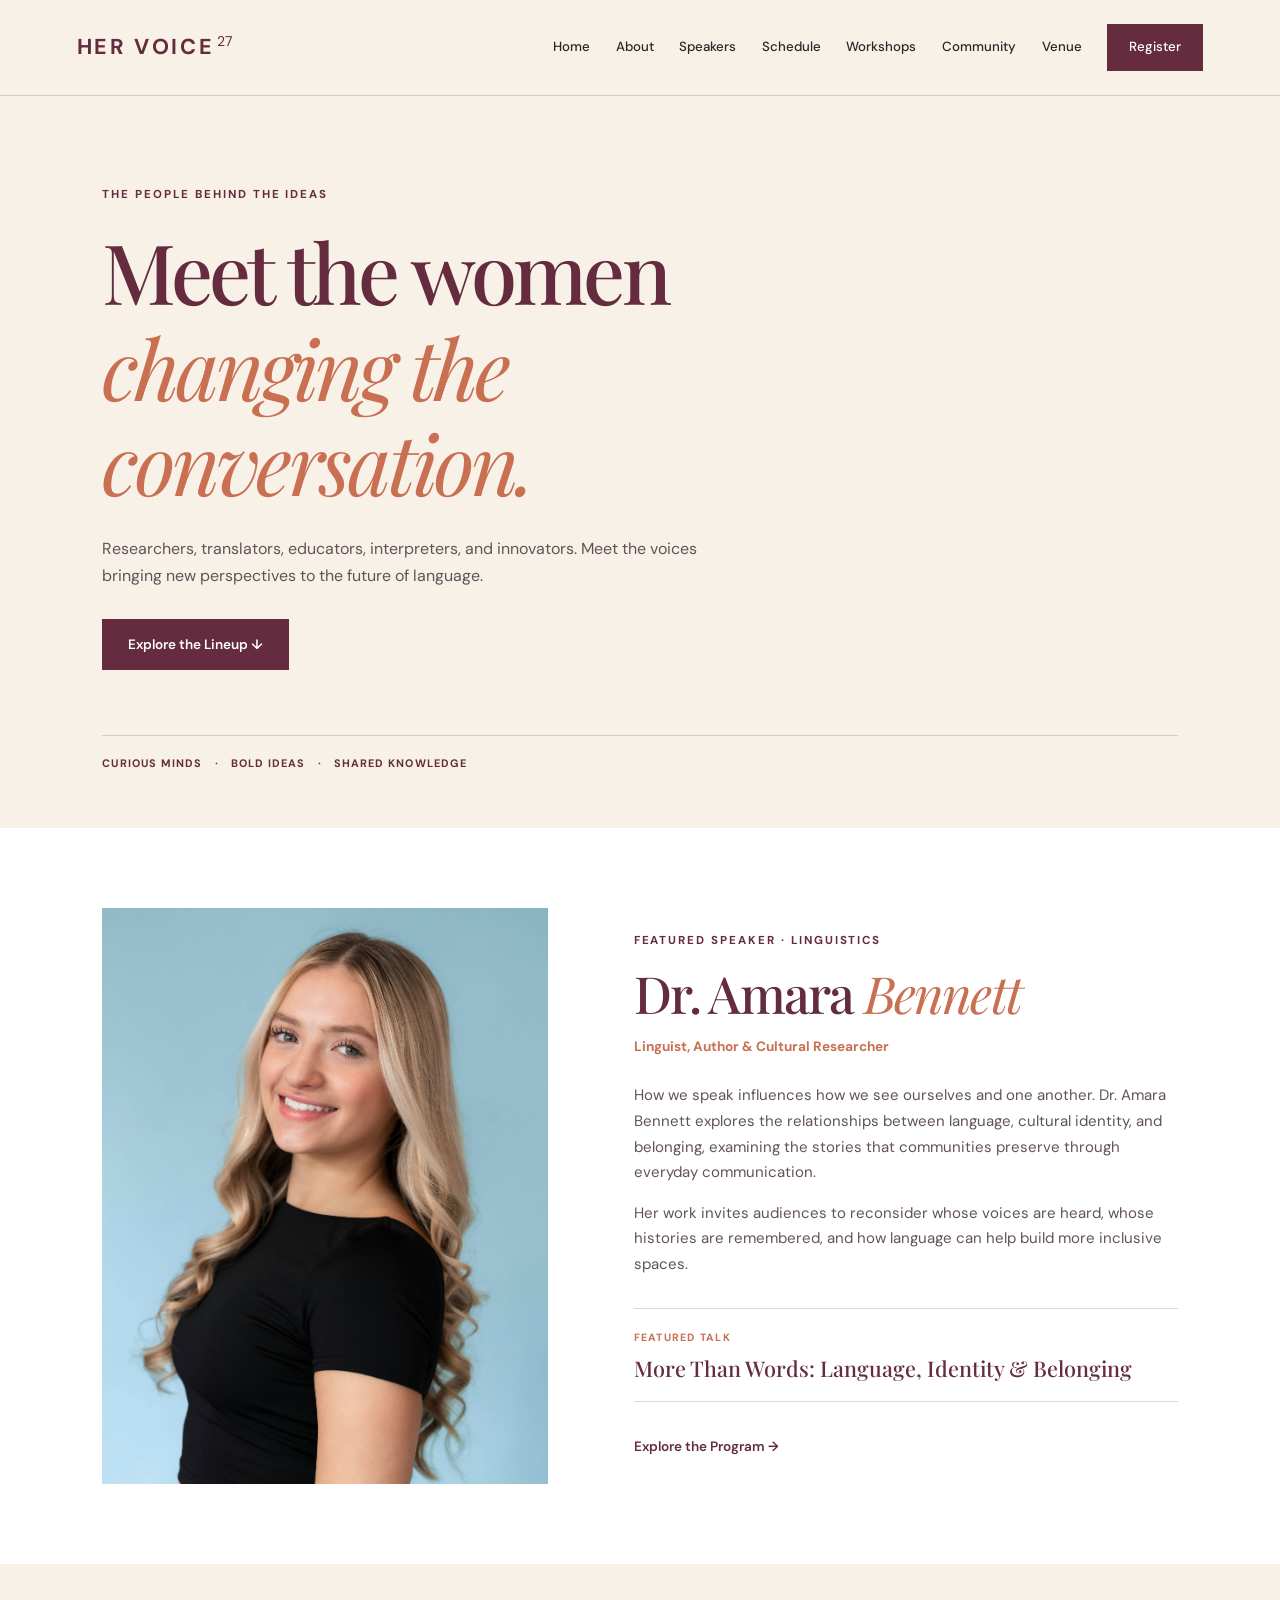
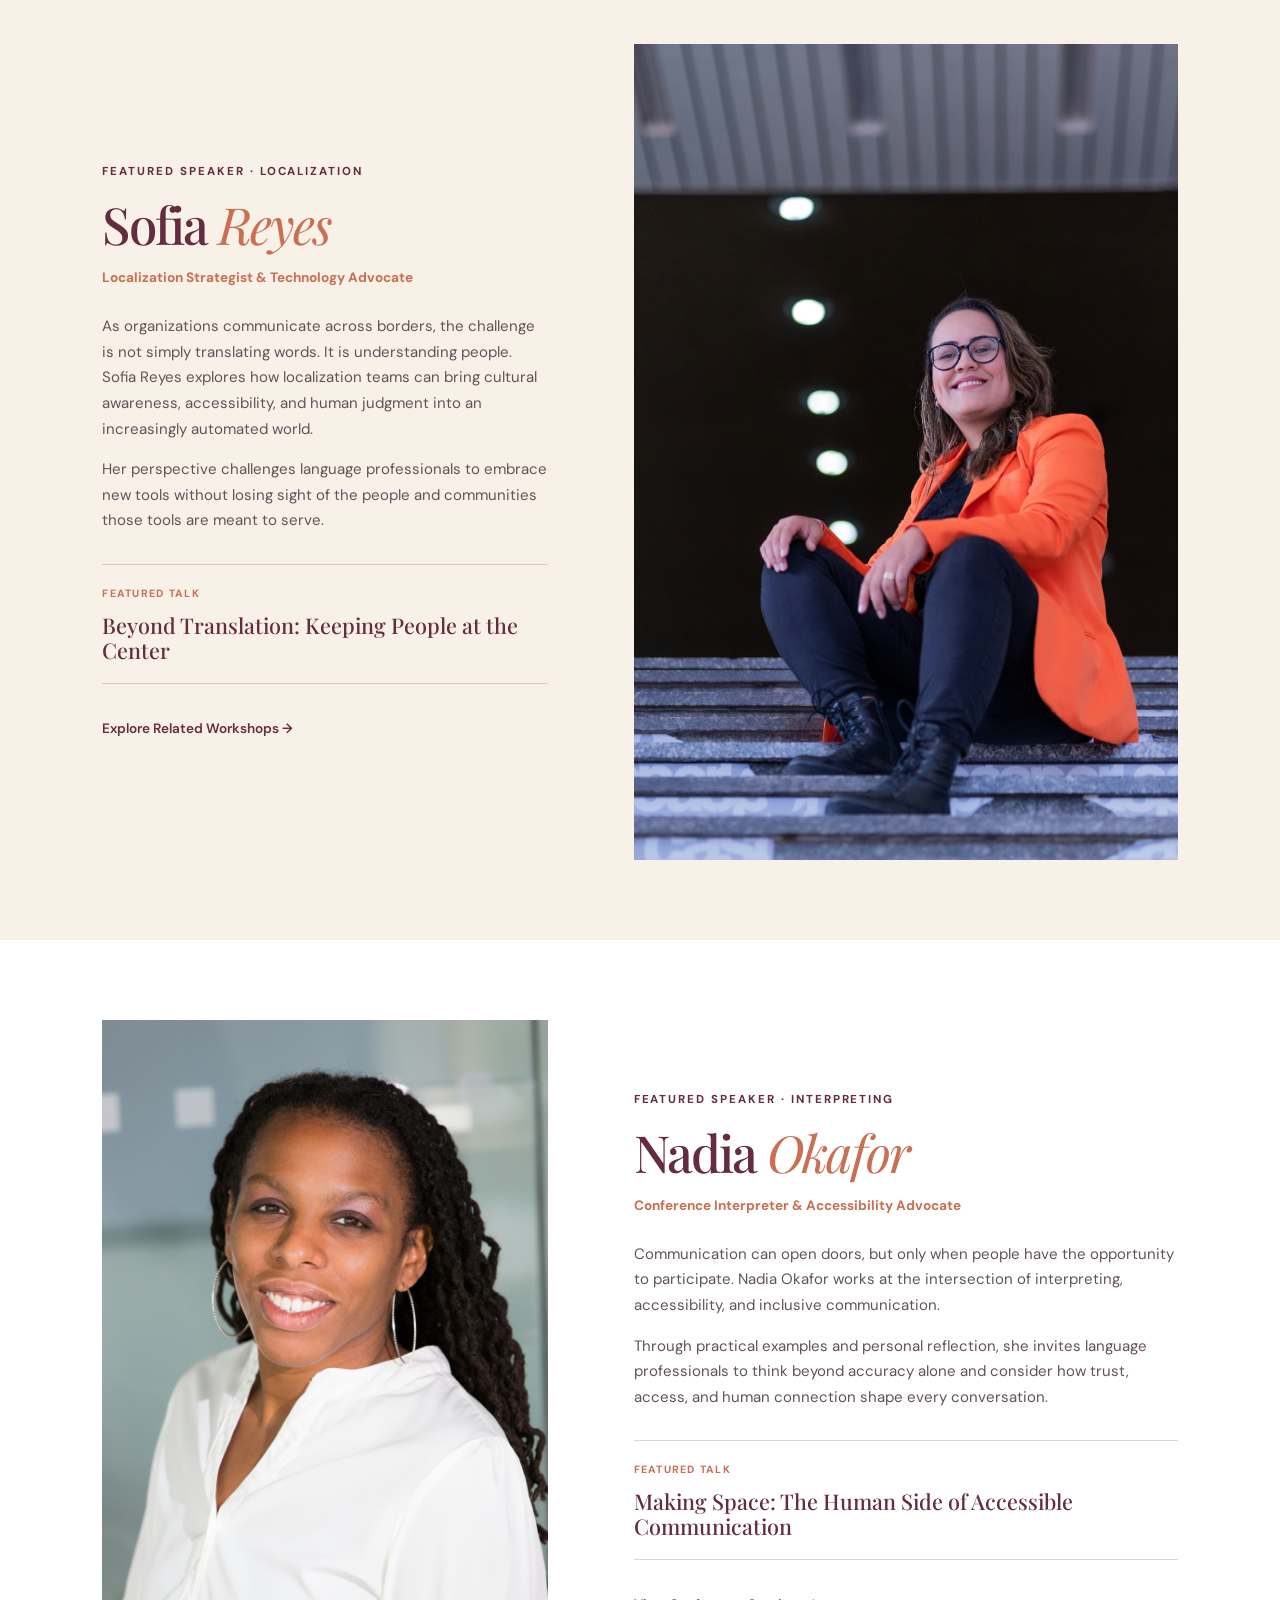
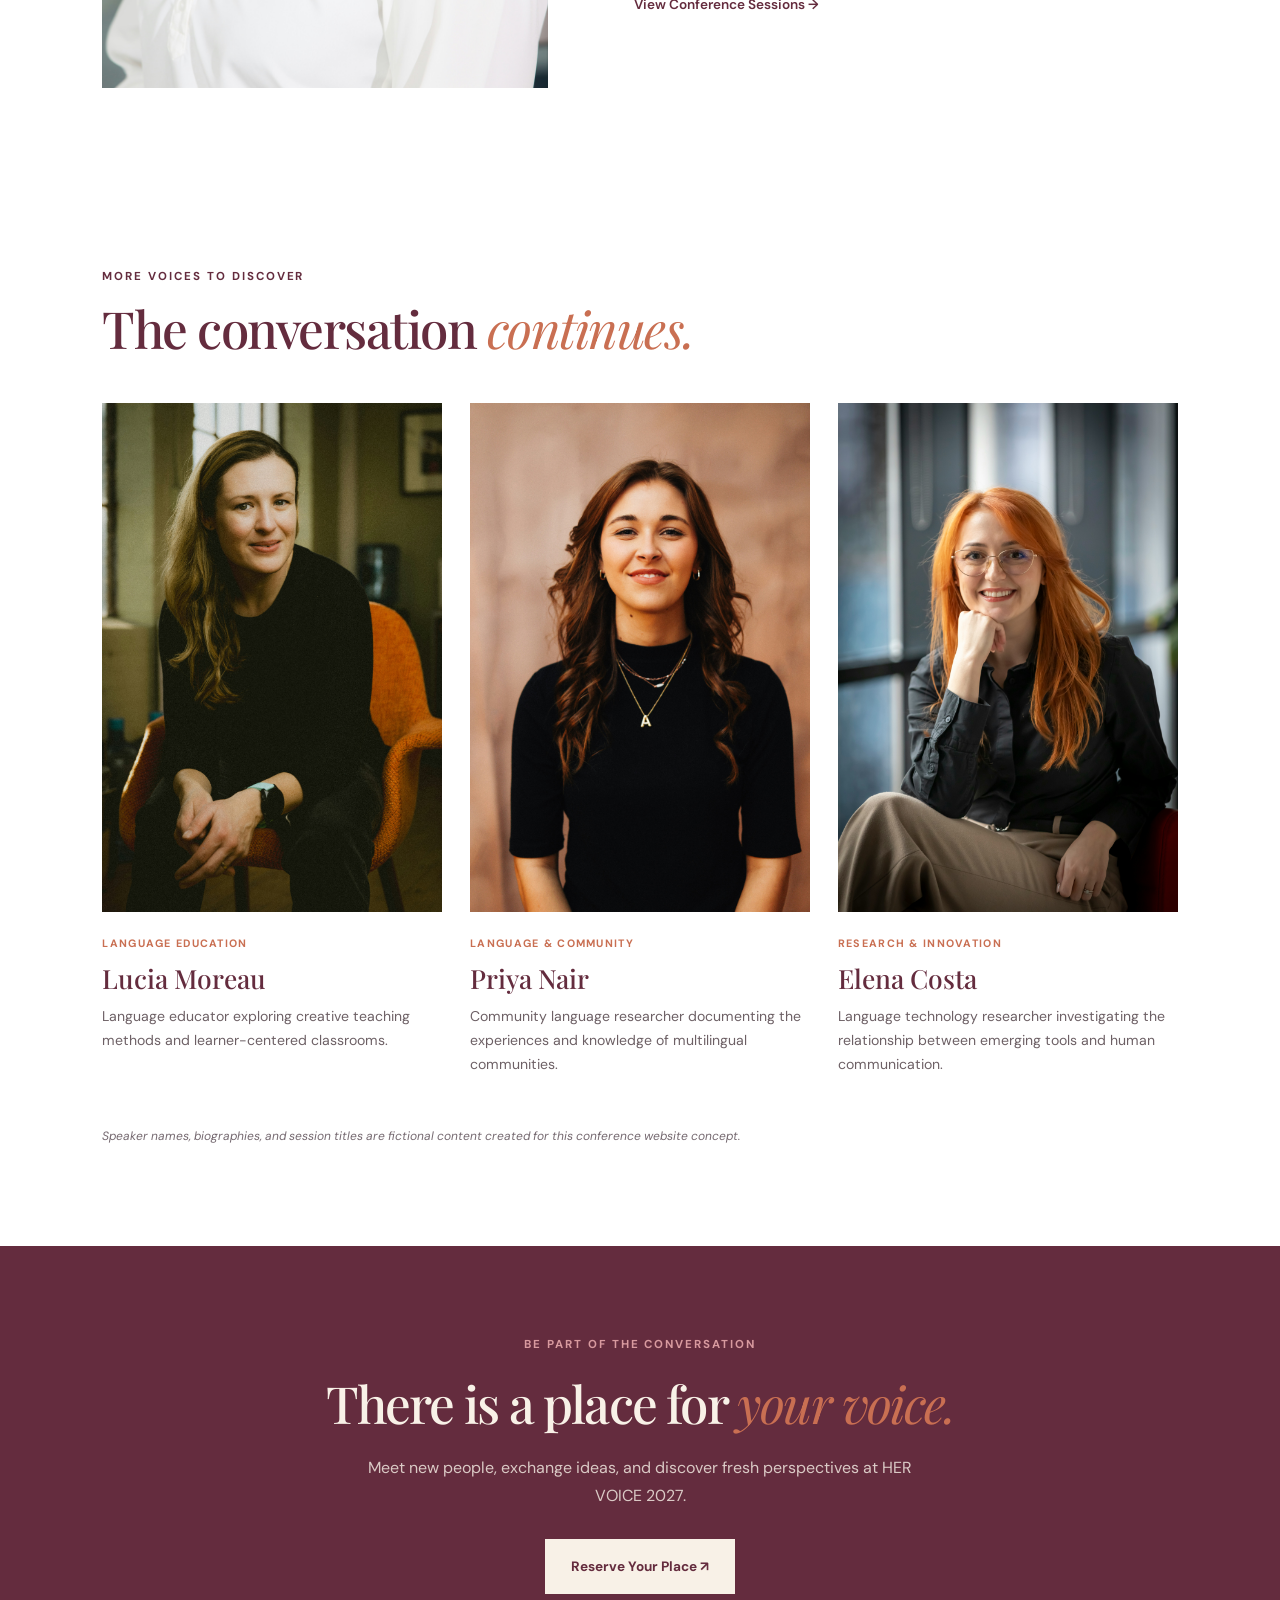
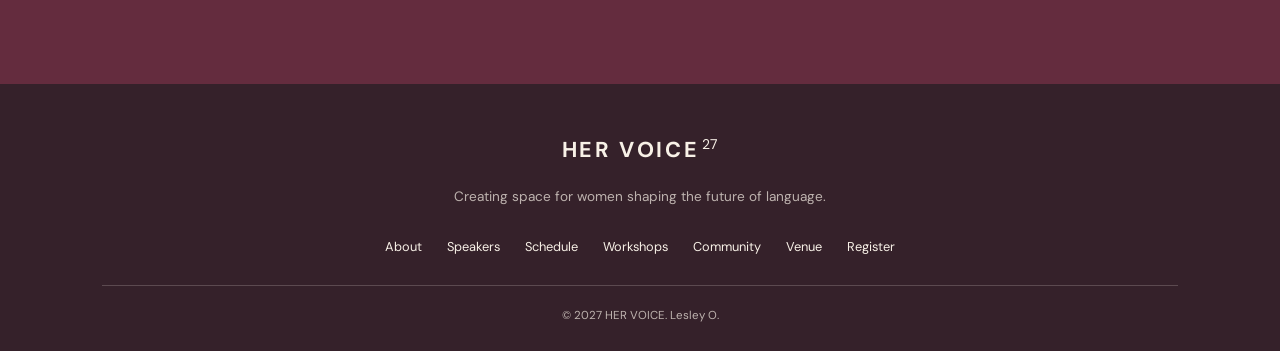
<file: speakers.html>
<!DOCTYPE html>
<html lang="en">
<head>
  <meta charset="UTF-8">
  <meta name="viewport" content="width=device-width, initial-scale=1.0">
  <meta name="description" content="Meet the voices shaping HER VOICE 2027, a conference for women in language, translation, interpreting, and education.">
  <title>Our Speakers | HER VOICE 2027</title>

  <link rel="preconnect" href="https://fonts.googleapis.com">
  <link rel="preconnect" href="https://fonts.gstatic.com" crossorigin>
  <link href="https://fonts.googleapis.com/css2?family=DM+Sans:wght@400;500;600;700&family=Playfair+Display:ital,wght@0,400;0,500;0,600;1,400;1,500&display=swap" rel="stylesheet">

  <link rel="stylesheet" href="styles.css">
  <script src="script.js" defer></script>
</head>

<body>

  <a class="skip-link" href="#main-content">Skip to content</a>

<header class="site-header">
  <a href="index.html" class="wordmark">
    HER VOICE<span>27</span>
  </a>

  <button class="menu-toggle" aria-label="Toggle navigation" aria-expanded="false">
    ☰
  </button>

  <nav class="site-nav">
    <a href="index.html">Home</a>
    <a href="about.html">About</a>
    <a href="speakers.html">Speakers</a>
    <a href="schedule.html">Schedule</a>
    <a href="workshops.html">Workshops</a>
    <a href="community.html">Community</a>
    <a href="venue.html">Venue</a>
    <a href="register.html" class="nav-cta">Register</a>
  </nav>
</header>



  <main id="main-content">

    <!-- Speakers Page Introduction -->
    <section class="speakers-hero">
      <p class="eyebrow">THE PEOPLE BEHIND THE IDEAS</p>

      <h1>
        Meet the women
        <em>changing the conversation.</em>
      </h1>

      <p>
        Researchers, translators, educators, interpreters, and innovators.
        Meet the voices bringing new perspectives to the future of language.
      </p>

      <a href="#speaker-lineup" class="button button-dark">
        Explore the Lineup ↓
      </a>

      <div class="speakers-hero-note">
        <span>CURIOUS MINDS</span>
        <span>·</span>
        <span>BOLD IDEAS</span>
        <span>·</span>
        <span>SHARED KNOWLEDGE</span>
      </div>
    </section>


    <!-- Featured Speaker: Amara Bennett -->
    <section class="speaker-feature" id="amara-bennett">
      <div class="speaker-feature-art">
  <img
    src="images/amara-bennett.jpg"
    alt="Portrait representing Dr. Amara Bennett"
    class="speaker-photo"
  >
</div>

      <div class="speaker-feature-copy">
        <p class="eyebrow">FEATURED SPEAKER · LINGUISTICS</p>
        <h2>Dr. Amara <em>Bennett</em></h2>

        <p class="speaker-role">
          Linguist, Author & Cultural Researcher
        </p>

        <p>
          How we speak influences how we see ourselves and one another.
          Dr. Amara Bennett explores the relationships between language,
          cultural identity, and belonging, examining the stories that
          communities preserve through everyday communication.
        </p>

        <p>
          Her work invites audiences to reconsider whose voices are heard,
          whose histories are remembered, and how language can help build
          more inclusive spaces.
        </p>

        <div class="speaker-topic">
          <span class="topic-label">FEATURED TALK</span>
          <h3>More Than Words: Language, Identity & Belonging</h3>
        </div>

        <a href="schedule.html" class="text-link">
          Explore the Program →
        </a>
      </div>
    </section>


    <!-- Featured Speaker: Sofia Reyes -->
    <section class="speaker-feature speaker-feature-reverse" id="sofia-reyes">
      <div class="speaker-feature-art">
  <img
    src="images/sofia-reyes.jpg"
    alt="Portrait representing Sofia Reyes"
    class="speaker-photo"
  >
</div>

      <div class="speaker-feature-copy">
        <p class="eyebrow">FEATURED SPEAKER · LOCALIZATION</p>
        <h2>Sofia <em>Reyes</em></h2>

        <p class="speaker-role">
          Localization Strategist & Technology Advocate
        </p>

        <p>
          As organizations communicate across borders, the challenge is
          not simply translating words. It is understanding people.
          Sofia Reyes explores how localization teams can bring cultural
          awareness, accessibility, and human judgment into an increasingly
          automated world.
        </p>

        <p>
          Her perspective challenges language professionals to embrace
          new tools without losing sight of the people and communities
          those tools are meant to serve.
        </p>

        <div class="speaker-topic">
          <span class="topic-label">FEATURED TALK</span>
          <h3>Beyond Translation: Keeping People at the Center</h3>
        </div>

        <a href="workshops.html" class="text-link">
          Explore Related Workshops →
        </a>
      </div>
    </section>


    <!-- Featured Speaker: Nadia Okafor -->
    <section class="speaker-feature" id="nadia-okafor">
      <div class="speaker-feature-art">
  <img
    src="images/nadia-okafor.jpg"
    alt="Portrait representing Nadia Okafor"
    class="speaker-photo"
  >
</div>

      <div class="speaker-feature-copy">
        <p class="eyebrow">FEATURED SPEAKER · INTERPRETING</p>
        <h2>Nadia <em>Okafor</em></h2>

        <p class="speaker-role">
          Conference Interpreter & Accessibility Advocate
        </p>

        <p>
          Communication can open doors, but only when people have the
          opportunity to participate. Nadia Okafor works at the intersection
          of interpreting, accessibility, and inclusive communication.
        </p>

        <p>
          Through practical examples and personal reflection, she invites
          language professionals to think beyond accuracy alone and consider
          how trust, access, and human connection shape every conversation.
        </p>

        <div class="speaker-topic">
          <span class="topic-label">FEATURED TALK</span>
          <h3>Making Space: The Human Side of Accessible Communication</h3>
        </div>

        <a href="schedule.html" class="text-link">
          View Conference Sessions →
        </a>
      </div>
    </section>


    <!-- More Speakers -->
    <section class="additional-speakers section-pad" id="speaker-lineup">
      <div class="section-heading">
        <div>
          <p class="eyebrow">MORE VOICES TO DISCOVER</p>
          <h2>The conversation <em>continues.</em></h2>
        </div>
      </div>

      <div class="additional-speaker-grid">

        <article class="additional-speaker-card">
          <div class="mini-speaker-art">
  <img
    src="images/lucia-moreau.jpg"
    alt="Portrait representing Lucia Moreau"
    class="mini-speaker-photo"
  >
</div>
          <p class="speaker-field">LANGUAGE EDUCATION</p>
          <h3>Lucia Moreau</h3>
          <p>
            Language educator exploring creative teaching methods and
            learner-centered classrooms.
          </p>
        </article>

        <article class="additional-speaker-card">
          <div class="mini-speaker-art">
  <img
    src="images/priya-nair.jpg"
    alt="Portrait representing Priya Nair"
    class="mini-speaker-photo"
  >
</div>
          <p class="speaker-field">LANGUAGE & COMMUNITY</p>
          <h3>Priya Nair</h3>
          <p>
            Community language researcher documenting the experiences
            and knowledge of multilingual communities.
          </p>
        </article>

        <article class="additional-speaker-card">
          <div class="mini-speaker-art">
  <img
    src="images/elena-costa.jpg"
    alt="Portrait representing Elena Costa"
    class="mini-speaker-photo"
  >
</div>
          <p class="speaker-field">RESEARCH & INNOVATION</p>
          <h3>Elena Costa</h3>
          <p>
            Language technology researcher investigating the relationship
            between emerging tools and human communication.
          </p>
        </article>

      </div>

      <p class="speaker-disclaimer">
        Speaker names, biographies, and session titles are fictional
        content created for this conference website concept.
      </p>
    </section>


    <!-- Registration CTA -->
    <section class="register-banner">
      <p class="eyebrow">BE PART OF THE CONVERSATION</p>

      <h2>There is a place for <em>your voice.</em></h2>

      <p>
        Meet new people, exchange ideas, and discover fresh perspectives
        at HER VOICE 2027.
      </p>

      <a href="register.html" class="button button-light">
        Reserve Your Place ↗
      </a>
    </section>

  </main>


  
<footer class="site-footer">
  <a href="index.html" class="wordmark wordmark-light">
    HER VOICE<span>27</span>
  </a>

  <p>
    Creating space for women shaping the future of language.
  </p>

  <div class="footer-links">
    <a href="about.html">About</a>
    <a href="speakers.html">Speakers</a>
    <a href="schedule.html">Schedule</a>
    <a href="workshops.html">Workshops</a>
    <a href="community.html">Community</a>
    <a href="venue.html">Venue</a>
    <a href="register.html">Register</a>
  </div>

  <p class="copyright">
    © 2027 HER VOICE. Lesley O.
  </p>
</footer>


</body>
</html>
</file>
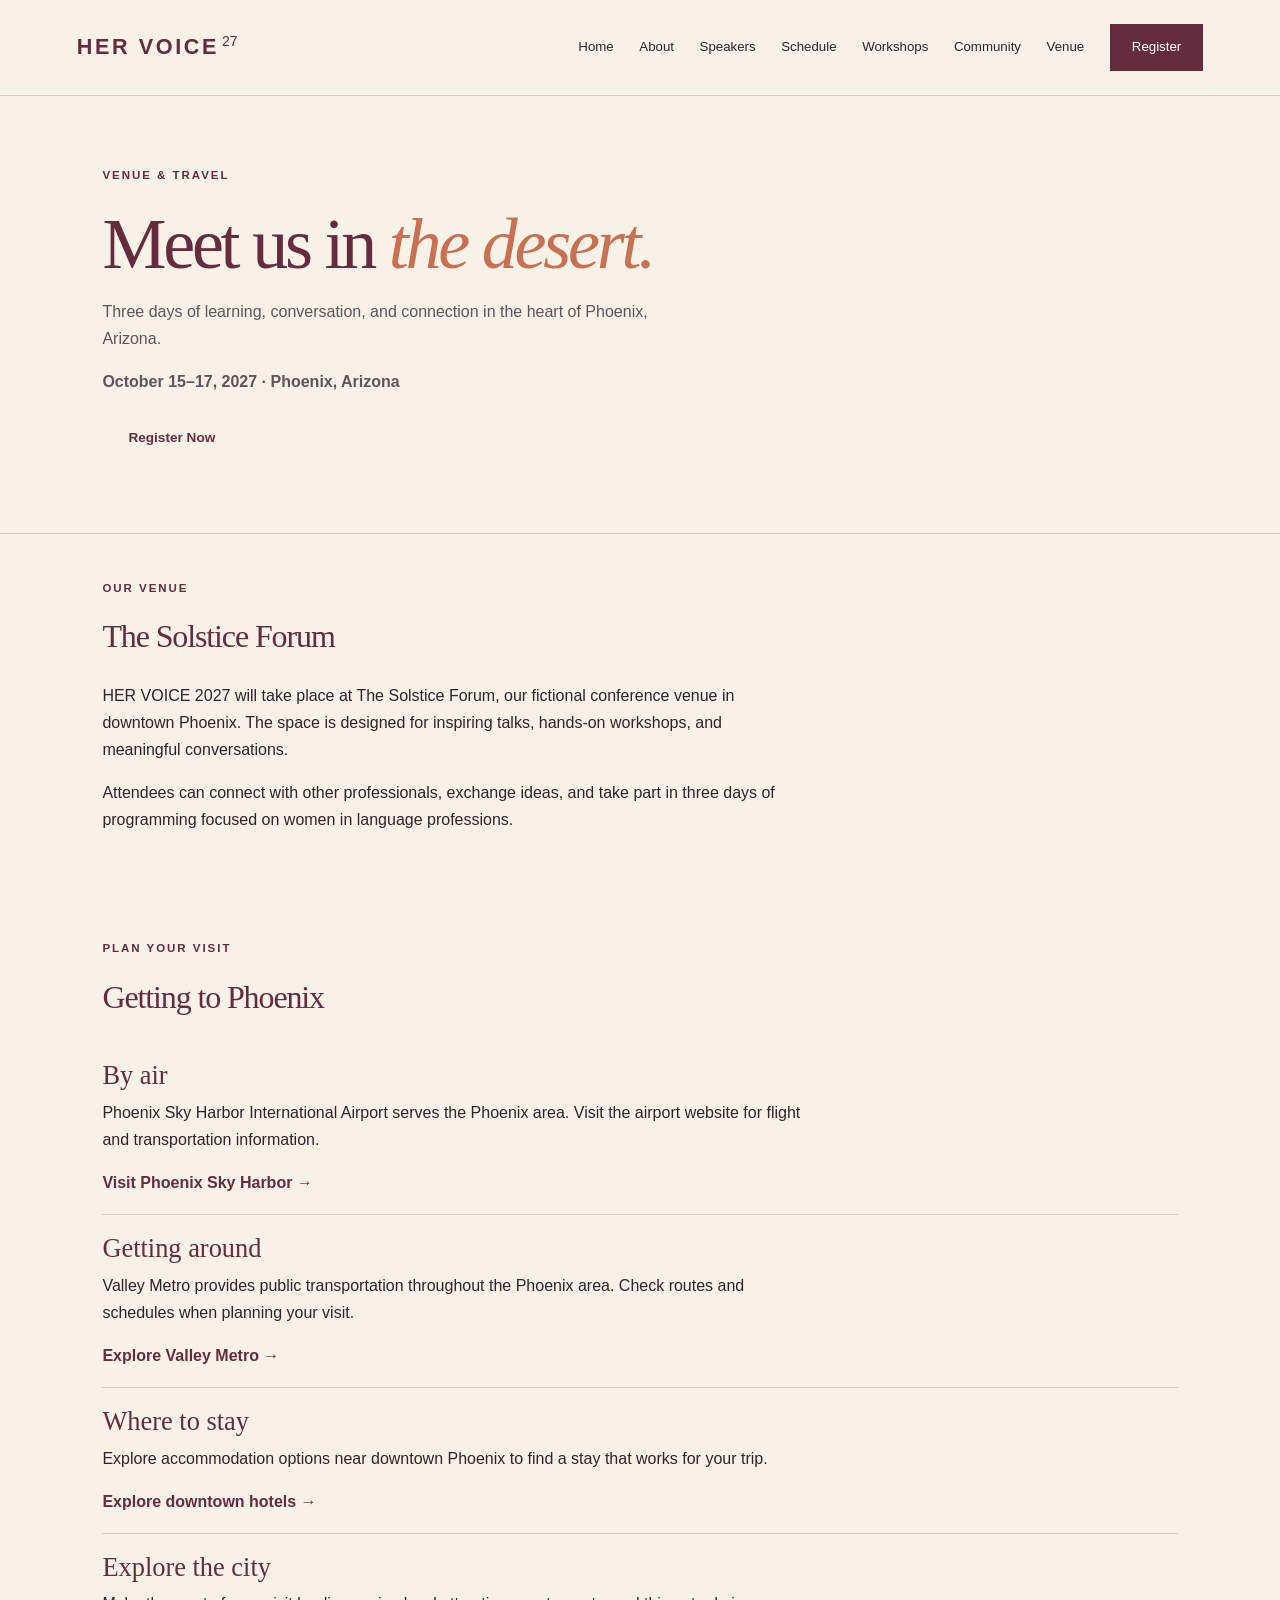
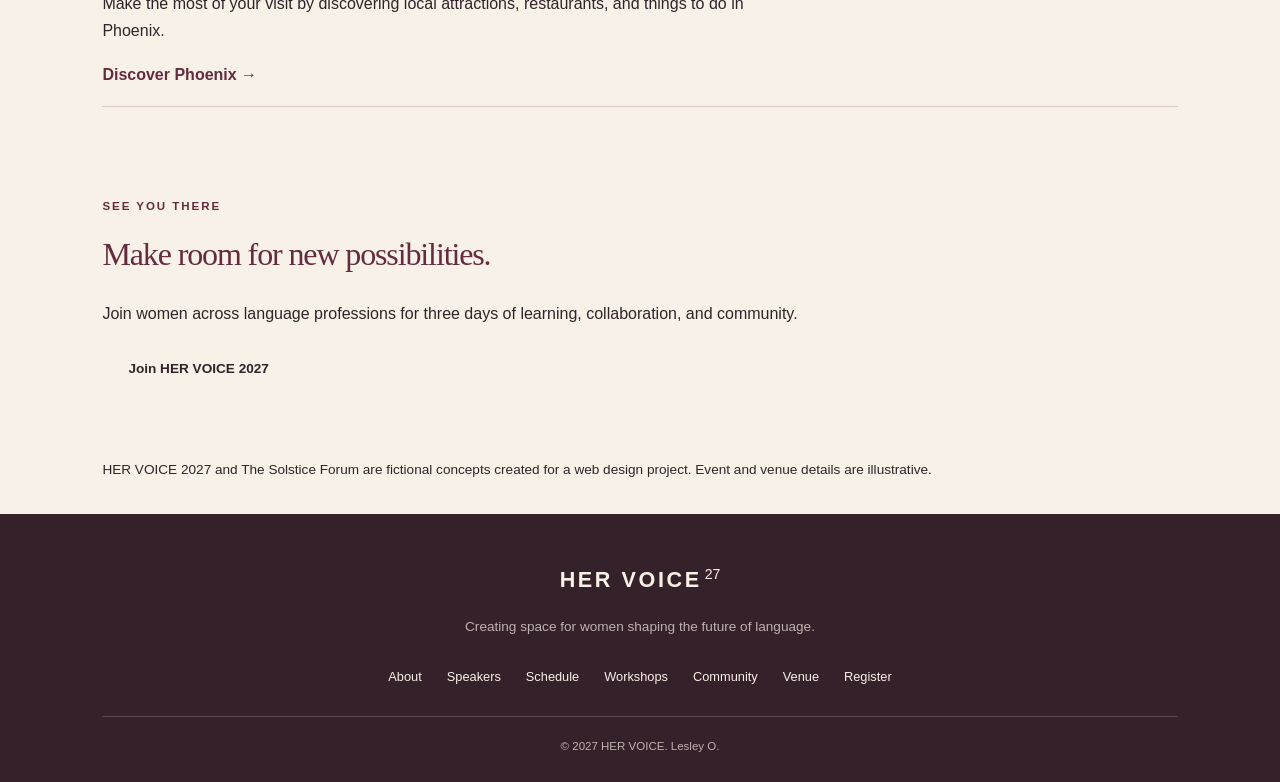
<file: venue.html>
<!DOCTYPE html>
<html lang="en">
<head>
  <meta charset="UTF-8">
  <meta name="viewport" content="width=device-width, initial-scale=1.0">
  <title>Venue & Travel | HER VOICE 2027</title>
  <link rel="stylesheet" href="styles.css">
  <script src="script.js" defer></script>
</head>

<body>



  
<header class="site-header">
  <a href="index.html" class="wordmark">
    HER VOICE<span>27</span>
  </a>

  <button class="menu-toggle" aria-label="Toggle navigation" aria-expanded="false">
    ☰
  </button>

  <nav class="site-nav">
    <a href="index.html">Home</a>
    <a href="about.html">About</a>
    <a href="speakers.html">Speakers</a>
    <a href="schedule.html">Schedule</a>
    <a href="workshops.html">Workshops</a>
    <a href="community.html">Community</a>
    <a href="venue.html">Venue</a>
    <a href="register.html" class="nav-cta">Register</a>
  </nav>
</header>


  <main>

    <section class="page-hero">
      <p class="eyebrow">VENUE & TRAVEL</p>
      <h1>Meet us in <em>the desert.</em></h1>
      <p>
        Three days of learning, conversation, and connection
        in the heart of Phoenix, Arizona.
      </p>
      <p><strong>October 15–17, 2027 · Phoenix, Arizona</strong></p>
      <a href="register.html" class="button">Register Now</a>
    </section>

    <section class="content-section">
      <p class="eyebrow">OUR VENUE</p>
      <h2>The Solstice Forum</h2>
      <p>
        HER VOICE 2027 will take place at The Solstice Forum,
        our fictional conference venue in downtown Phoenix.
        The space is designed for inspiring talks, hands-on
        workshops, and meaningful conversations.
      </p>
      <p>
        Attendees can connect with other professionals,
        exchange ideas, and take part in three days of
        programming focused on women in language professions.
      </p>
    </section>

    <section class="content-section">
      <p class="eyebrow">PLAN YOUR VISIT</p>
      <h2>Getting to Phoenix</h2>

      <div class="simple-info">
        <h3>By air</h3>
        <p>
          Phoenix Sky Harbor International Airport serves
          the Phoenix area. Visit the airport website for
          flight and transportation information.
        </p>
        <a href="https://www.skyharbor.com/" target="_blank"
           rel="noopener noreferrer">
          Visit Phoenix Sky Harbor →
        </a>
      </div>

      <div class="simple-info">
        <h3>Getting around</h3>
        <p>
          Valley Metro provides public transportation
          throughout the Phoenix area. Check routes and
          schedules when planning your visit.
        </p>
        <a href="https://www.valleymetro.org/" target="_blank"
           rel="noopener noreferrer">
          Explore Valley Metro →
        </a>
      </div>

      <div class="simple-info">
        <h3>Where to stay</h3>
        <p>
          Explore accommodation options near downtown Phoenix
          to find a stay that works for your trip.
        </p>
        <a href="https://dtphx.org/things-to-do/hotels"
           target="_blank" rel="noopener noreferrer">
          Explore downtown hotels →
        </a>
      </div>

      <div class="simple-info">
        <h3>Explore the city</h3>
        <p>
          Make the most of your visit by discovering local
          attractions, restaurants, and things to do in Phoenix.
        </p>
        <a href="https://www.visitphoenix.com/" target="_blank"
           rel="noopener noreferrer">
          Discover Phoenix →
        </a>
      </div>
    </section>

    <section class="content-section">
      <p class="eyebrow">SEE YOU THERE</p>
      <h2>Make room for new possibilities.</h2>
      <p>
        Join women across language professions for three
        days of learning, collaboration, and community.
      </p>
      <a href="register.html" class="button">Join HER VOICE 2027</a>
    </section>

    <p class="site-note">
      HER VOICE 2027 and The Solstice Forum are fictional
      concepts created for a web design project. Event and
      venue details are illustrative.
    </p>

  </main>

  
<footer class="site-footer">
  <a href="index.html" class="wordmark wordmark-light">
    HER VOICE<span>27</span>
  </a>

  <p>
    Creating space for women shaping the future of language.
  </p>

  <div class="footer-links">
    <a href="about.html">About</a>
    <a href="speakers.html">Speakers</a>
    <a href="schedule.html">Schedule</a>
    <a href="workshops.html">Workshops</a>
    <a href="community.html">Community</a>
    <a href="venue.html">Venue</a>
    <a href="register.html">Register</a>
  </div>

  <p class="copyright">
    © 2027 HER VOICE. Lesley O.
  </p>
</footer>


</body>
</html>
</file>
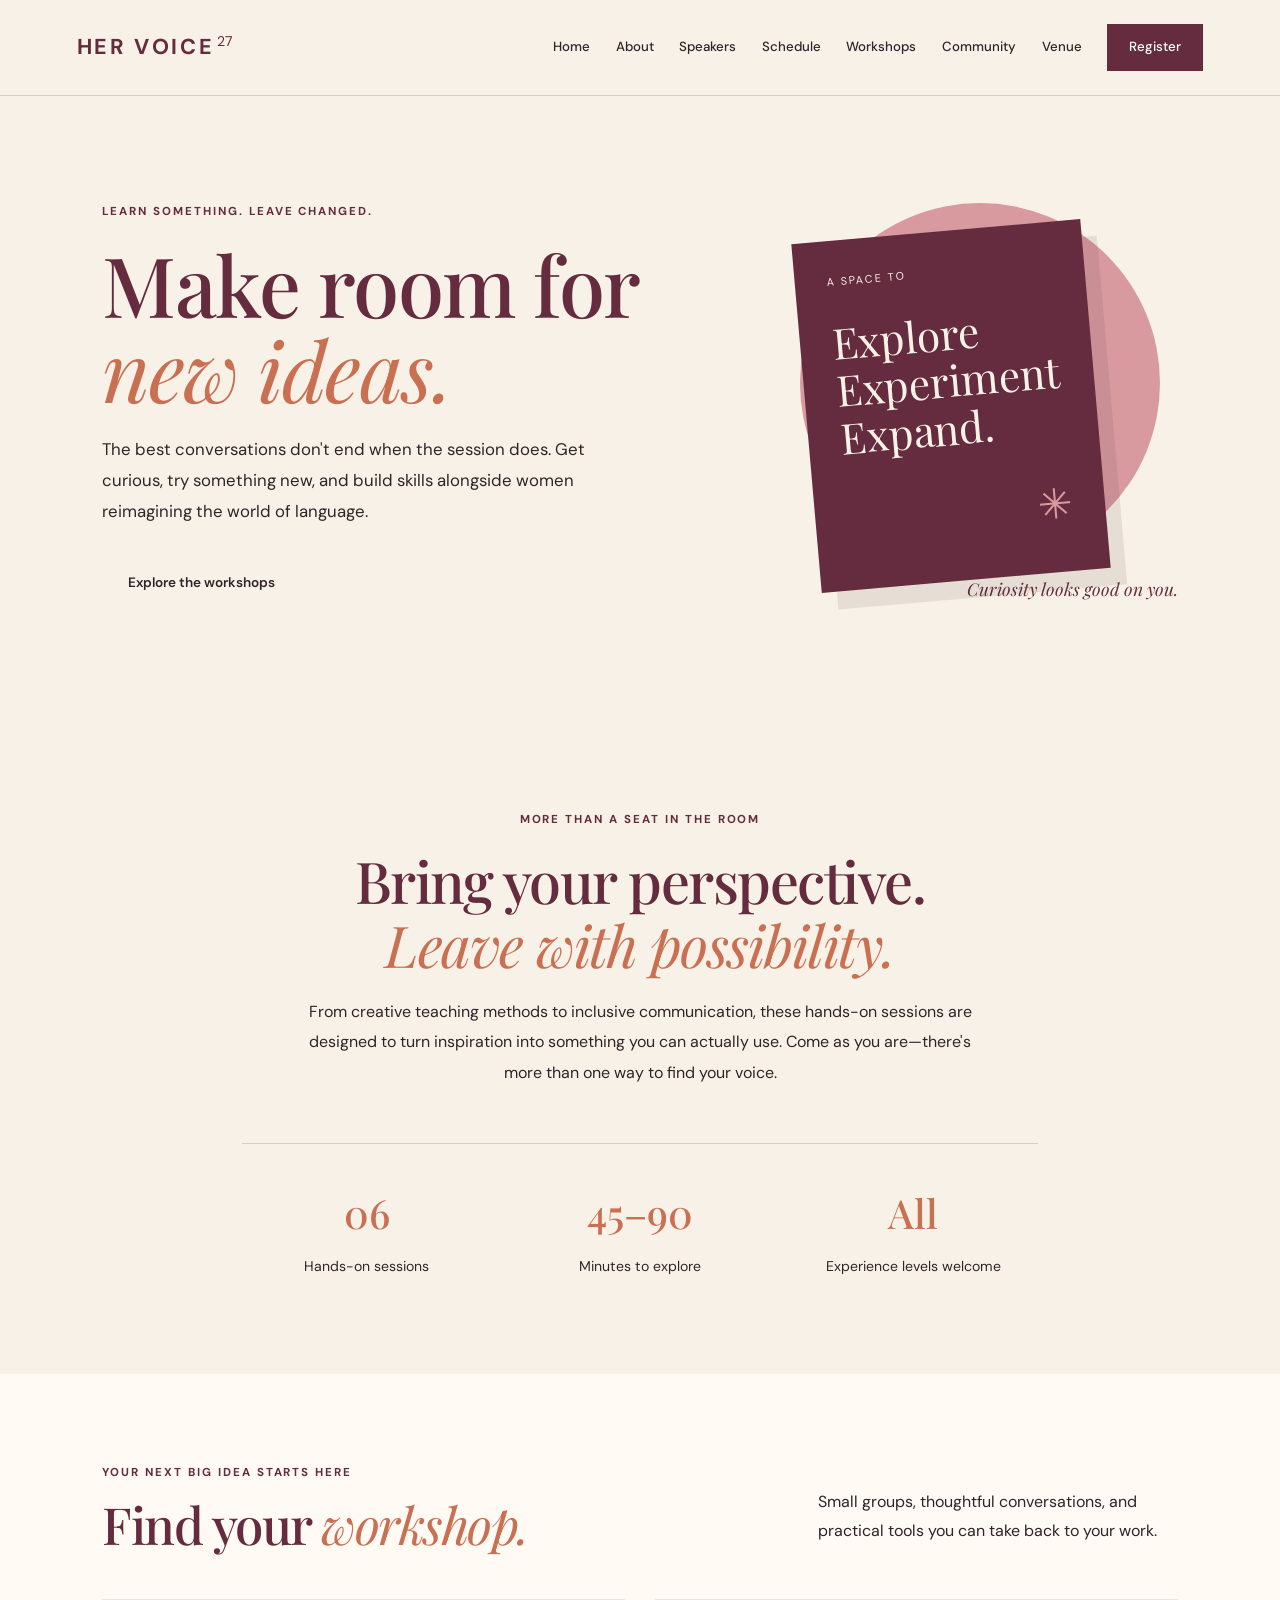
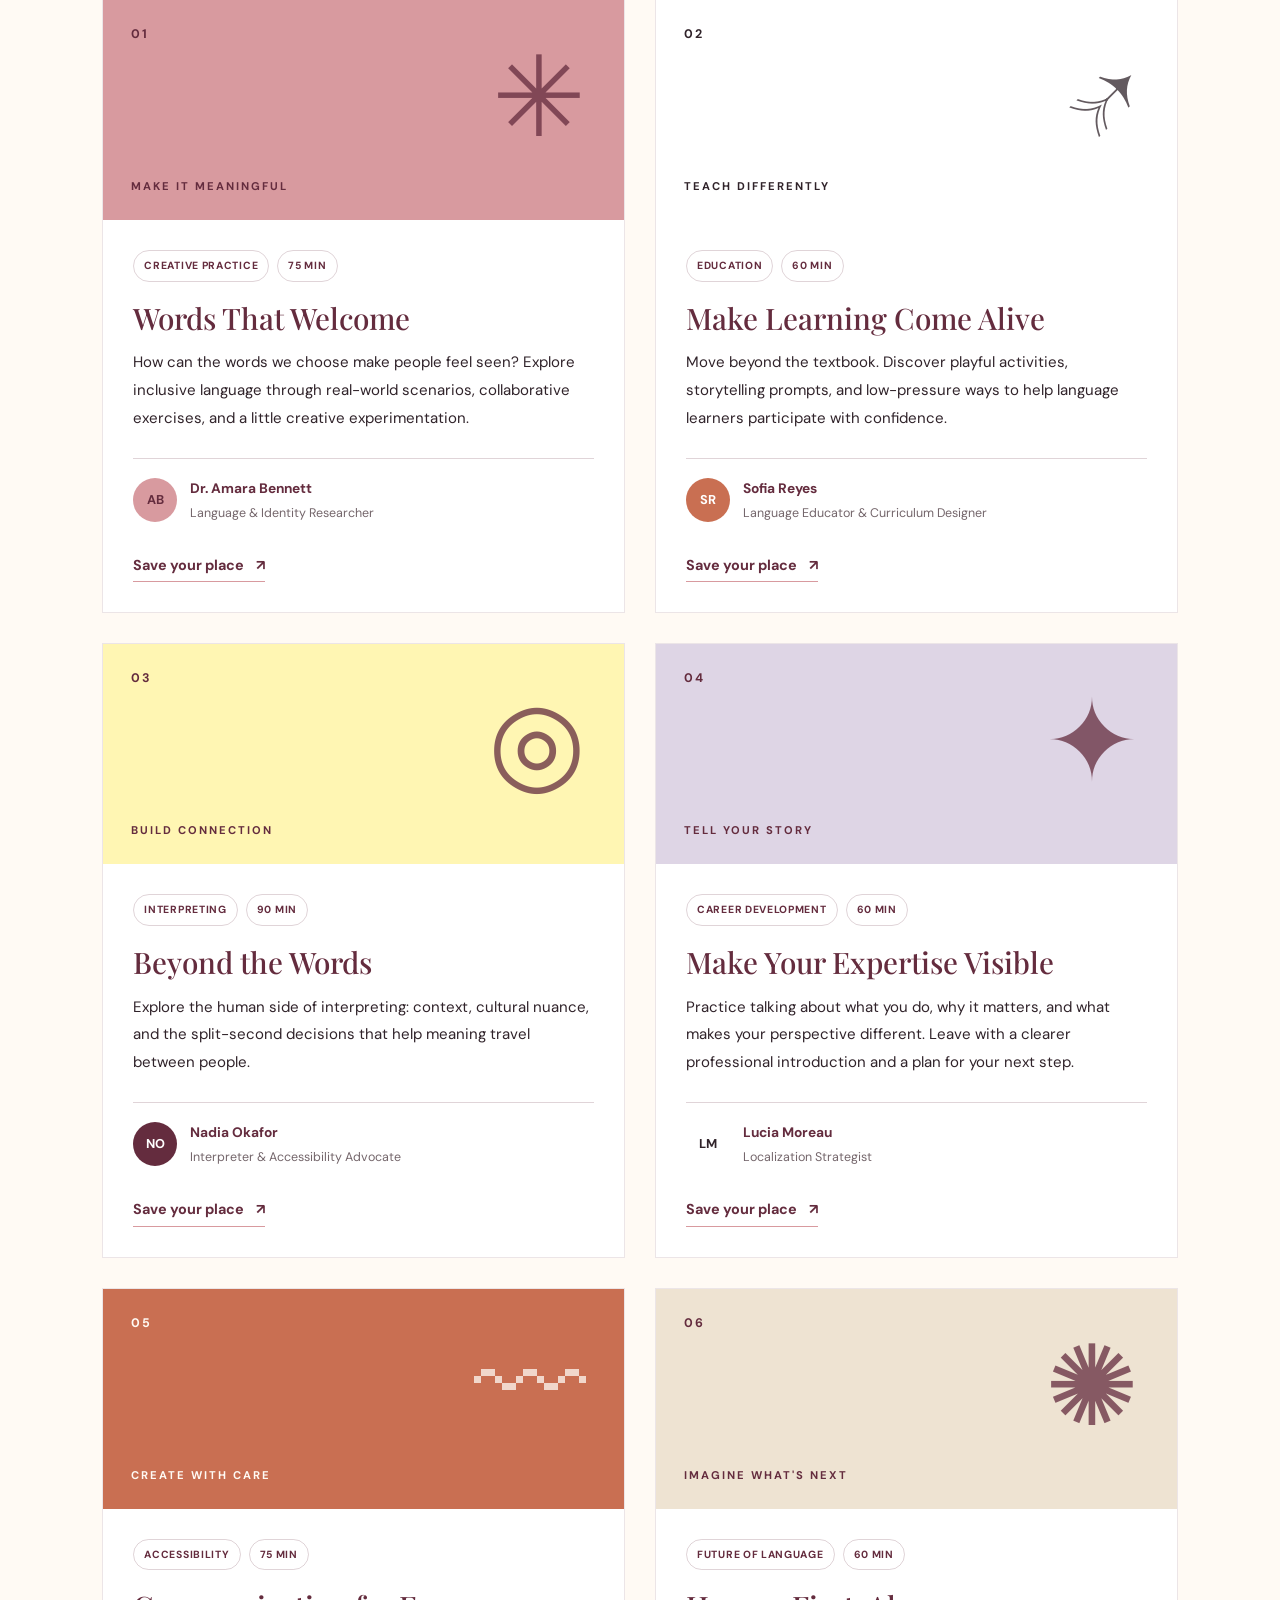
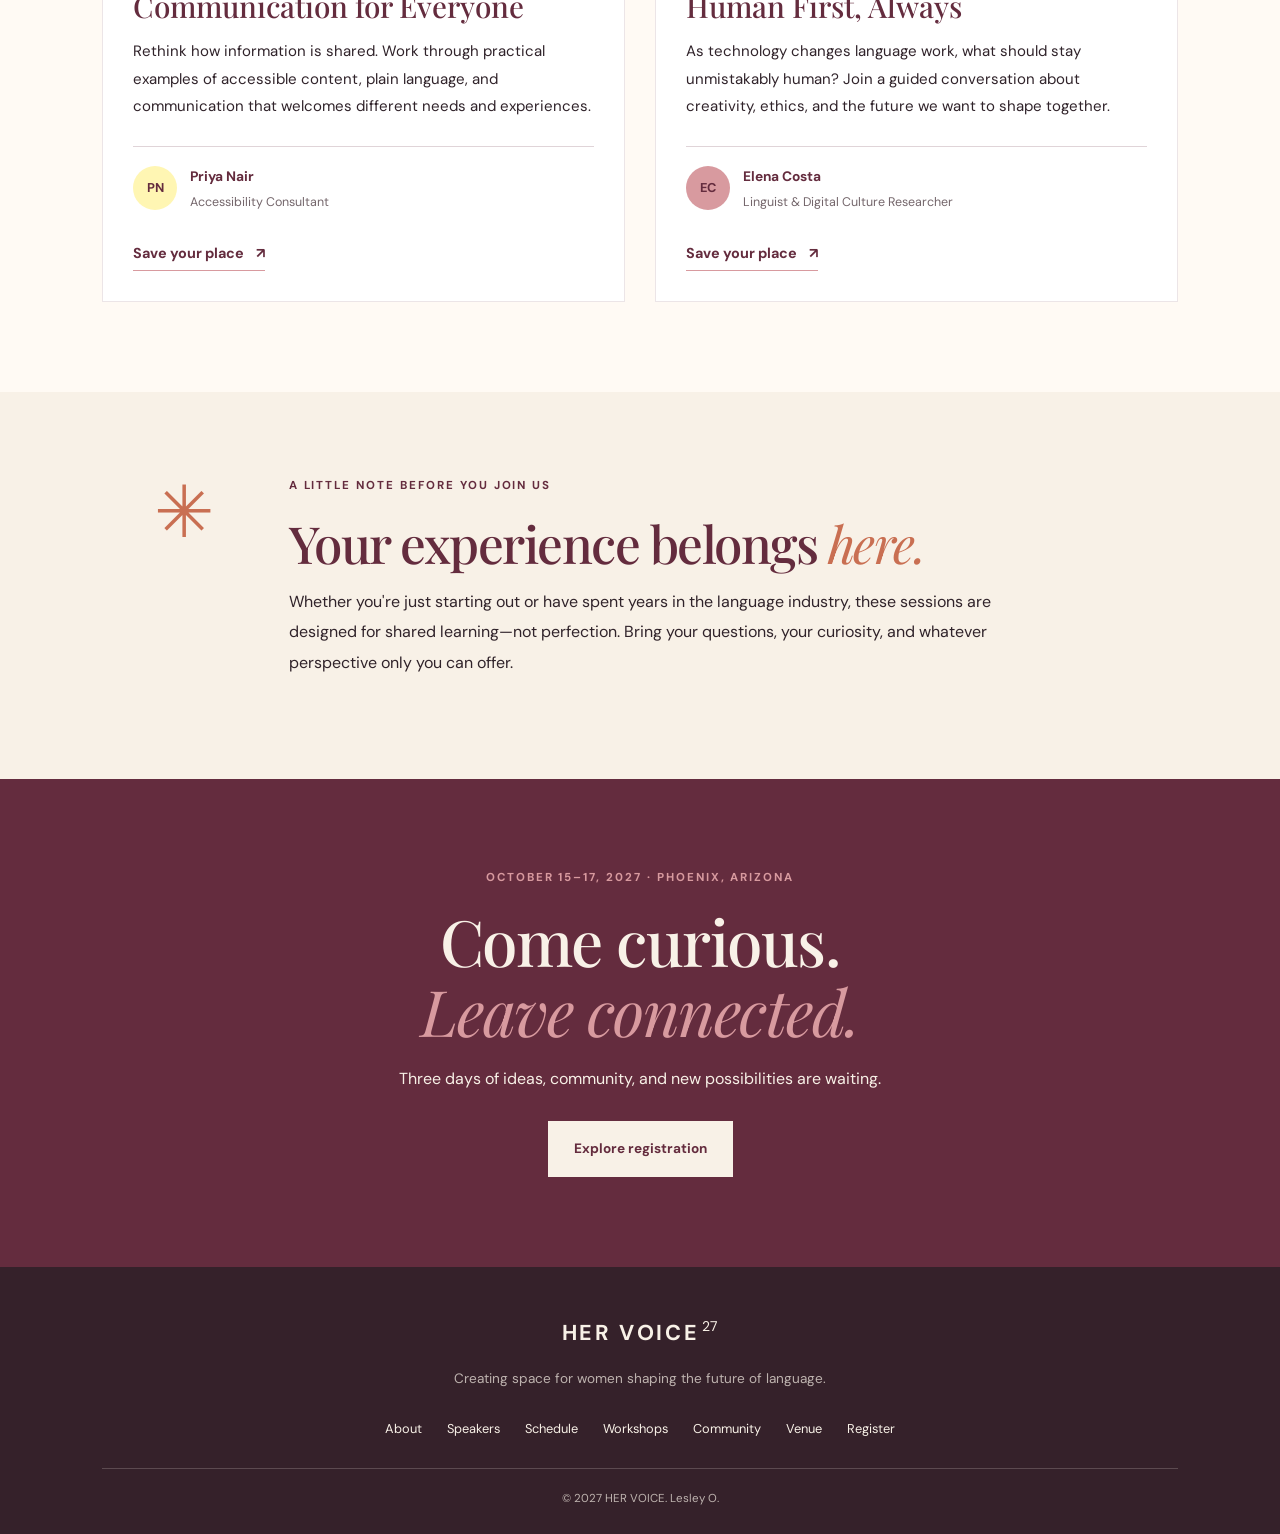
<file: workshops.html>
<!DOCTYPE html>
<html lang="en">
<head>
  <meta charset="UTF-8">
  <meta name="viewport" content="width=device-width, initial-scale=1.0">
  <meta name="description" content="Explore interactive workshops at HER VOICE 2027, a gathering for women shaping the future of language.">
  <title>Workshops | HER VOICE 2027</title>

  <link rel="preconnect" href="https://fonts.googleapis.com">
  <link rel="preconnect" href="https://fonts.gstatic.com" crossorigin>
  <link href="https://fonts.googleapis.com/css2?family=DM+Sans:wght@400;500;600;700&family=Playfair+Display:wght@400;500;600;700&display=swap" rel="stylesheet">

  <link rel="stylesheet" href="styles.css">
  <script src="script.js" defer></script>
</head>

<body>

 

  
<header class="site-header">
  <a href="index.html" class="wordmark">
    HER VOICE<span>27</span>
  </a>

  <button class="menu-toggle" aria-label="Toggle navigation" aria-expanded="false">
    ☰
  </button>

  <nav class="site-nav">
    <a href="index.html">Home</a>
    <a href="about.html">About</a>
    <a href="speakers.html">Speakers</a>
    <a href="schedule.html">Schedule</a>
    <a href="workshops.html">Workshops</a>
    <a href="community.html">Community</a>
    <a href="venue.html">Venue</a>
    <a href="register.html" class="nav-cta">Register</a>
  </nav>
</header>


  <main>

    <section class="workshops-hero">
      <div class="workshops-hero-copy">
        <p class="eyebrow">LEARN SOMETHING. LEAVE CHANGED.</p>
        <h1>Make room for<br><em>new ideas.</em></h1>
        <p class="workshops-hero-description">
          The best conversations don't end when the session does.
          Get curious, try something new, and build skills alongside
          women reimagining the world of language.
        </p>
        <a href="#workshop-list" class="button button-primary">Explore the workshops</a>
      </div>

      <div class="workshops-hero-art" aria-label="Decorative illustration">
        <div class="workshop-art-circle"></div>
        <div class="workshop-art-card">
          <span class="workshop-art-small">A SPACE TO</span>
          <span class="workshop-art-large">Explore<br>Experiment<br>Expand.</span>
          <span class="workshop-art-star">✳</span>
        </div>
        <p class="workshop-art-caption">Curiosity looks good on you.</p>
      </div>
    </section>

    <section class="workshop-intro">
      <p class="eyebrow">MORE THAN A SEAT IN THE ROOM</p>
      <h2>Bring your perspective.<br><em>Leave with possibility.</em></h2>
      <p>
        From creative teaching methods to inclusive communication,
        these hands-on sessions are designed to turn inspiration into
        something you can actually use. Come as you are—there's more
        than one way to find your voice.
      </p>

      <div class="workshop-facts">
        <div>
          <strong>06</strong>
          <span>Hands-on sessions</span>
        </div>
        <div>
          <strong>45–90</strong>
          <span>Minutes to explore</span>
        </div>
        <div>
          <strong>All</strong>
          <span>Experience levels welcome</span>
        </div>
      </div>
    </section>

    <section class="workshop-list-section" id="workshop-list">
      <div class="section-heading">
        <div>
          <p class="eyebrow">YOUR NEXT BIG IDEA STARTS HERE</p>
          <h2>Find your <em>workshop.</em></h2>
        </div>
        <p>
          Small groups, thoughtful conversations, and practical tools
          you can take back to your work.
        </p>
      </div>

      <div class="workshop-grid">

        <article class="workshop-card workshop-card-featured">
          <div class="workshop-card-art workshop-art-rose">
            <span class="workshop-card-number">01</span>
            <span class="workshop-card-symbol">✳</span>
            <span class="workshop-card-art-label">MAKE IT MEANINGFUL</span>
          </div>
          <div class="workshop-card-content">
            <div class="workshop-tags">
              <span>CREATIVE PRACTICE</span>
              <span>75 MIN</span>
            </div>
            <h3>Words That Welcome</h3>
            <p>
              How can the words we choose make people feel seen?
              Explore inclusive language through real-world scenarios,
              collaborative exercises, and a little creative experimentation.
            </p>
            <div class="workshop-facilitator">
              <div class="facilitator-avatar">AB</div>
              <div>
                <strong>Dr. Amara Bennett</strong>
                <span>Language & Identity Researcher</span>
              </div>
            </div>
            <a href="register.html" class="text-link">Save your place <span>↗</span></a>
          </div>
        </article>

        <article class="workshop-card">
          <div class="workshop-card-art workshop-art-sage">
            <span class="workshop-card-number">02</span>
            <span class="workshop-card-symbol">↗</span>
            <span class="workshop-card-art-label">TEACH DIFFERENTLY</span>
          </div>
          <div class="workshop-card-content">
            <div class="workshop-tags">
              <span>EDUCATION</span>
              <span>60 MIN</span>
            </div>
            <h3>Make Learning Come Alive</h3>
            <p>
              Move beyond the textbook. Discover playful activities,
              storytelling prompts, and low-pressure ways to help
              language learners participate with confidence.
            </p>
            <div class="workshop-facilitator">
              <div class="facilitator-avatar avatar-terracotta">SR</div>
              <div>
                <strong>Sofia Reyes</strong>
                <span>Language Educator & Curriculum Designer</span>
              </div>
            </div>
            <a href="register.html" class="text-link">Save your place <span>↗</span></a>
          </div>
        </article>

        <article class="workshop-card">
          <div class="workshop-card-art workshop-art-yellow">
            <span class="workshop-card-number">03</span>
            <span class="workshop-card-symbol">◎</span>
            <span class="workshop-card-art-label">BUILD CONNECTION</span>
          </div>
          <div class="workshop-card-content">
            <div class="workshop-tags">
              <span>INTERPRETING</span>
              <span>90 MIN</span>
            </div>
            <h3>Beyond the Words</h3>
            <p>
              Explore the human side of interpreting: context, cultural
              nuance, and the split-second decisions that help meaning
              travel between people.
            </p>
            <div class="workshop-facilitator">
              <div class="facilitator-avatar avatar-wine">NO</div>
              <div>
                <strong>Nadia Okafor</strong>
                <span>Interpreter & Accessibility Advocate</span>
              </div>
            </div>
            <a href="register.html" class="text-link">Save your place <span>↗</span></a>
          </div>
        </article>

        <article class="workshop-card">
          <div class="workshop-card-art workshop-art-lilac">
            <span class="workshop-card-number">04</span>
            <span class="workshop-card-symbol">✦</span>
            <span class="workshop-card-art-label">TELL YOUR STORY</span>
          </div>
          <div class="workshop-card-content">
            <div class="workshop-tags">
              <span>CAREER DEVELOPMENT</span>
              <span>60 MIN</span>
            </div>
            <h3>Make Your Expertise Visible</h3>
            <p>
              Practice talking about what you do, why it matters, and
              what makes your perspective different. Leave with a clearer
              professional introduction and a plan for your next step.
            </p>
            <div class="workshop-facilitator">
              <div class="facilitator-avatar avatar-sage">LM</div>
              <div>
                <strong>Lucia Moreau</strong>
                <span>Localization Strategist</span>
              </div>
            </div>
            <a href="register.html" class="text-link">Save your place <span>↗</span></a>
          </div>
        </article>

        <article class="workshop-card">
          <div class="workshop-card-art workshop-art-terracotta">
            <span class="workshop-card-number">05</span>
            <span class="workshop-card-symbol">〰</span>
            <span class="workshop-card-art-label">CREATE WITH CARE</span>
          </div>
          <div class="workshop-card-content">
            <div class="workshop-tags">
              <span>ACCESSIBILITY</span>
              <span>75 MIN</span>
            </div>
            <h3>Communication for Everyone</h3>
            <p>
              Rethink how information is shared. Work through practical
              examples of accessible content, plain language, and
              communication that welcomes different needs and experiences.
            </p>
            <div class="workshop-facilitator">
              <div class="facilitator-avatar avatar-yellow">PN</div>
              <div>
                <strong>Priya Nair</strong>
                <span>Accessibility Consultant</span>
              </div>
            </div>
            <a href="register.html" class="text-link">Save your place <span>↗</span></a>
          </div>
        </article>

        <article class="workshop-card">
          <div class="workshop-card-art workshop-art-cream">
            <span class="workshop-card-number">06</span>
            <span class="workshop-card-symbol">✺</span>
            <span class="workshop-card-art-label">IMAGINE WHAT'S NEXT</span>
          </div>
          <div class="workshop-card-content">
            <div class="workshop-tags">
              <span>FUTURE OF LANGUAGE</span>
              <span>60 MIN</span>
            </div>
            <h3>Human First, Always</h3>
            <p>
              As technology changes language work, what should stay
              unmistakably human? Join a guided conversation about
              creativity, ethics, and the future we want to shape together.
            </p>
            <div class="workshop-facilitator">
              <div class="facilitator-avatar avatar-rose">EC</div>
              <div>
                <strong>Elena Costa</strong>
                <span>Linguist & Digital Culture Researcher</span>
              </div>
            </div>
            <a href="register.html" class="text-link">Save your place <span>↗</span></a>
          </div>
        </article>

      </div>
    </section>

    <section class="workshop-note-section">
      <div class="workshop-note-mark">✳</div>
      <div>
        <p class="eyebrow">A LITTLE NOTE BEFORE YOU JOIN US</p>
        <h2>Your experience belongs <em>here.</em></h2>
        <p>
          Whether you're just starting out or have spent years in the
          language industry, these sessions are designed for shared
          learning—not perfection. Bring your questions, your curiosity,
          and whatever perspective only you can offer.
        </p>
      </div>
    </section>

    <section class="workshop-cta">
      <p class="eyebrow">OCTOBER 15–17, 2027 · PHOENIX, ARIZONA</p>
      <h2>Come curious.<br><em>Leave connected.</em></h2>
      <p>Three days of ideas, community, and new possibilities are waiting.</p>
      <a href="register.html" class="button button-light">Explore registration</a>
    </section>

  </main>

 
<footer class="site-footer">
  <a href="index.html" class="wordmark wordmark-light">
    HER VOICE<span>27</span>
  </a>

  <p>
    Creating space for women shaping the future of language.
  </p>

  <div class="footer-links">
    <a href="about.html">About</a>
    <a href="speakers.html">Speakers</a>
    <a href="schedule.html">Schedule</a>
    <a href="workshops.html">Workshops</a>
    <a href="community.html">Community</a>
    <a href="venue.html">Venue</a>
    <a href="register.html">Register</a>
  </div>

  <p class="copyright">
    © 2027 HER VOICE. Lesley O.
  </p>
</footer>


</body>
</html>
</file>
<file: styles.css>
/* ========================================
   HER VOICE CONFERENCE 2027
   Editorial, Sophisticated & Warm
======================================== */

/* 1. COLORS & GLOBAL SETTINGS */

:root {
  --wine: #642c3e;
  --rose: #d89a9f;
  --terracotta: #c96f52;
  --cream: #f8f1e7;
  --sage: #a8b5a0;
  --yellow: #fff6b3;
  --ink: #30232a;
  --white: #ffffff;
  --line: rgba(100, 44, 62, 0.2);

  --heading-font: "Playfair Display", Georgia, serif;
  --body-font: "DM Sans", Arial, sans-serif;
}

* {
  box-sizing: border-box;
}

html {
  scroll-behavior: smooth;
  scroll-padding-top: 100px;
}

body {
  margin: 0;
  background: var(--cream);
  color: var(--ink);
  font-family: var(--body-font);
  font-size: 16px;
  line-height: 1.7;
}

a {
  color: inherit;
  text-decoration: none;
}

button,
a {
  -webkit-tap-highlight-color: transparent;
}

button {
  font: inherit;
}

img {
  display: block;
  max-width: 100%;
}

h1,
h2,
h3,
p {
  margin-top: 0;
}

h1,
h2,
h3 {
  font-family: var(--heading-font);
  font-weight: 500;
  line-height: 1.15;
}

h1 {
  font-size: clamp(3rem, 6.5vw, 6.2rem);
  letter-spacing: -0.045em;
}

h2 {
  font-size: clamp(2.3rem, 4vw, 4rem);
  letter-spacing: -0.035em;
}

h3 {
  font-size: 1.65rem;
}

::selection {
  background: var(--rose);
  color: var(--wine);
}

:focus-visible {
  outline: 3px solid var(--terracotta);
  outline-offset: 4px;
}


/* 2. ACCESSIBILITY */

.skip-link {
  position: absolute;
  top: -100px;
  left: 20px;
  z-index: 1000;
  padding: 12px 18px;
  background: var(--wine);
  color: var(--white);
}

.skip-link:focus {
  top: 20px;
}


/* 3. HEADER & NAVIGATION */

.site-header {
  position: relative;
  z-index: 100;
  display: flex;
  align-items: center;
  justify-content: space-between;
  gap: 30px;
  padding: 24px 6%;
  background: var(--cream);
  border-bottom: 1px solid var(--line);
}

.wordmark {
  flex-shrink: 0;
  color: var(--wine);
  font-family: var(--body-font);
  font-size: 1.35rem;
  font-weight: 700;
  letter-spacing: 0.12em;
}

.wordmark span {
  font-weight: 400;
}

.site-nav {
  display: flex;
  align-items: center;
  gap: clamp(14px, 2vw, 30px);
}

.site-nav a {
  font-size: 0.83rem;
  font-weight: 500;
  transition: color 0.2s ease;
}

.site-nav a:hover {
  color: var(--terracotta);
}

.site-nav .nav-cta {
  padding: 11px 21px;
  background: var(--wine);
  color: var(--white);
  border: 1px solid var(--wine);
  transition: background 0.2s ease, color 0.2s ease;
}

.site-nav .nav-cta:hover {
  background: transparent;
  color: var(--wine);
}

.menu-toggle {
  display: none;
  border: 0;
  background: transparent;
  color: var(--wine);
  font-size: 1.7rem;
  cursor: pointer;
}


/* 4. HOMEPAGE HERO */

.hero {
  position: relative;
  display: flex;
  align-items: center;
  min-height: 660px;
  padding: 100px 8% 120px;
  overflow: hidden;
  background: var(--cream);
}

.hero-content {
  position: relative;
  z-index: 2;
  width: 62%;
  max-width: 790px;
}

.eyebrow {
  margin-bottom: 20px;
  color: var(--wine);
  font-size: 0.72rem;
  font-weight: 700;
  letter-spacing: 0.17em;
  line-height: 1.5;
}

.hero h1 {
  max-width: 850px;
  margin-bottom: 26px;
  color: var(--wine);
}

.hero h1 span,
.section-heading h2 span,
.explore-section h2 span,
.register-banner h2 span {
  color: var(--terracotta);
  font-style: italic;
}

.hero-description {
  max-width: 480px;
  margin-bottom: 32px;
  color: #62535a;
  font-size: 1.05rem;
}

.hero-actions {
  display: flex;
  align-items: center;
  flex-wrap: wrap;
  gap: 26px;
}

.button {
  display: inline-flex;
  align-items: center;
  justify-content: center;
  min-height: 48px;
  padding: 13px 25px;
  border: 1px solid transparent;
  font-size: 0.85rem;
  font-weight: 600;
  transition: transform 0.2s ease, background 0.2s ease;
}

.button:hover {
  transform: translateY(-2px);
}

.button-dark {
  background: var(--wine);
  color: var(--white);
}

.button-dark:hover {
  background: #49202e;
}

.text-link {
  display: inline-block;
  color: var(--wine);
  font-size: 0.85rem;
  font-weight: 600;
  transition: color 0.2s ease;
}

.text-link:hover {
  color: var(--terracotta);
}


/* 5. HERO DECORATIVE ARTWORK */

.hero-art {
  position: absolute;
  top: 50%;
  right: 6%;
  width: 36%;
  max-width: 440px;
  height: 440px;
  transform: translateY(-50%);
}

.hero-circle {
  position: absolute;
  top: 8%;
  right: 4%;
  width: 76%;
  aspect-ratio: 1;
  border-radius: 50%;
  background: var(--rose);
}

.hero-oval {
  position: absolute;
  top: 22%;
  left: 4%;
  width: 65%;
  height: 55%;
  border-radius: 50%;
  background: var(--terracotta);
  transform: rotate(-35deg);
  mix-blend-mode: multiply;
}

.hero-star {
  position: absolute;
  top: 0;
  left: 7%;
  color: var(--wine);
  font-size: 5rem;
  line-height: 1;
}

.hero-art-text {
  position: absolute;
  right: 0;
  bottom: 7%;
  margin: 0;
  color: var(--wine);
  font-family: var(--heading-font);
  font-size: 1.65rem;
  font-style: italic;
  line-height: 1.2;
  text-align: right;
}

.hero-bottom {
  position: absolute;
  right: 8%;
  bottom: 25px;
  left: 8%;
  display: flex;
  justify-content: space-between;
  gap: 20px;
  padding-top: 17px;
  border-top: 1px solid var(--line);
  color: var(--wine);
  font-size: 0.68rem;
  font-weight: 600;
  letter-spacing: 0.1em;
}

.hero-bottom a:hover {
  color: var(--terracotta);
}


/* 6. GENERAL SECTION SPACING */

.section-pad {
  padding: 100px 8%;
}

.section-heading {
  display: flex;
  align-items: flex-end;
  justify-content: space-between;
  gap: 25px;
  margin-bottom: 42px;
}

.section-heading .eyebrow {
  margin-bottom: 13px;
}

.section-heading h2 {
  margin-bottom: 0;
  color: var(--wine);
}

.section-heading > .text-link {
  flex-shrink: 0;
  margin-bottom: 10px;
}


/* 7. FEATURED SPEAKERS */

.featured-speakers {
  background: var(--white);
}

.speaker-grid {
  display: grid;
  grid-template-columns: repeat(3, minmax(0, 1fr));
  gap: 28px;
}

.speaker-card {
  min-width: 0;
}

.speaker-image {
  position: relative;
  display: flex;
  align-items: center;
  justify-content: center;
  min-height: 300px;
  margin-bottom: 24px;
  overflow: hidden;
  transition: filter 0.25s ease;
}

.speaker-image:hover {
  filter: saturate(1.15);
}

.speaker-image-one {
  background: var(--rose);
}

.speaker-image-two {
  background: var(--sage);
}

.speaker-image-three {
  background: var(--yellow);
}

.speaker-placeholder {
  color: rgba(100, 44, 62, 0.7);
  font-family: var(--heading-font);
  font-size: 6rem;
  font-style: italic;
  transition: transform 0.3s ease;
}

.speaker-image:hover .speaker-placeholder {
  transform: scale(1.08) rotate(-5deg);
}

.speaker-field {
  margin-bottom: 10px;
  color: var(--terracotta);
  font-size: 0.67rem;
  font-weight: 700;
  letter-spacing: 0.12em;
}

.speaker-card h3 {
  margin-bottom: 12px;
  color: var(--wine);
}

.speaker-bio {
  max-width: 330px;
  margin-bottom: 0;
  color: #6d6065;
  font-size: 0.9rem;
}

.speaker-footer {
  display: flex;
  align-items: center;
  justify-content: space-between;
  gap: 25px;
  margin-top: 48px;
  padding-top: 25px;
  border-top: 1px solid var(--line);
}

.speaker-footer p {
  margin: 0;
  color: var(--wine);
  font-family: var(--heading-font);
  font-size: 1.3rem;
  font-style: italic;
}

.button-outline {
  border-color: var(--wine);
  color: var(--wine);
}

.button-outline:hover {
  background: var(--wine);
  color: var(--white);
}


/* 8. EXPLORE THE OTHER PAGES */

.explore-section {
  background: var(--cream);
}

.explore-section > .eyebrow {
  margin-bottom: 14px;
}

.explore-section > h2 {
  max-width: 650px;
  margin-bottom: 45px;
  color: var(--wine);
}

.explore-grid {
  display: grid;
  grid-template-columns: repeat(3, minmax(0, 1fr));
  border-top: 1px solid var(--line);
  border-left: 1px solid var(--line);
}

.explore-card {
  position: relative;
  min-height: 230px;
  padding: 28px;
  border-right: 1px solid var(--line);
  border-bottom: 1px solid var(--line);
  transition: background 0.25s ease;
}

.explore-card:hover {
  background: rgba(216, 154, 159, 0.18);
}

.explore-number {
  display: block;
  margin-bottom: 25px;
  color: var(--terracotta);
  font-size: 0.72rem;
  font-weight: 700;
  letter-spacing: 0.1em;
}

.explore-card h3 {
  margin-bottom: 12px;
  color: var(--wine);
}

.explore-card p {
  max-width: 260px;
  margin-bottom: 20px;
  color: #6d6065;
  font-size: 0.88rem;
}

.explore-arrow {
  position: absolute;
  right: 25px;
  bottom: 22px;
  color: var(--wine);
  font-size: 1.2rem;
  transition: transform 0.2s ease;
}

.explore-card:hover .explore-arrow {
  transform: translate(3px, -3px);
}


/* 9. REGISTRATION BANNER */

.register-banner {
  padding: 90px 8%;
  background: var(--wine);
  color: var(--cream);
  text-align: center;
}

.register-banner .eyebrow {
  color: var(--rose);
}

.register-banner h2 {
  max-width: 800px;
  margin: 0 auto 22px;
  color: var(--cream);
}

.register-banner h2 span {
  color: var(--rose);
}

.register-banner > p:not(.eyebrow) {
  max-width: 580px;
  margin: 0 auto 30px;
  color: rgba(248, 241, 231, 0.8);
}

.button-light {
  background: var(--cream);
  color: var(--wine);
}

.button-light:hover {
  background: var(--yellow);
}


/* 10. FOOTER */

.site-footer {
  padding: 48px 8% 25px;
  background: #35212a;
  color: var(--cream);
  text-align: center;
}

.wordmark-light {
  display: inline-block;
  margin-bottom: 16px;
  color: var(--cream);
}

.site-footer > p {
  color: rgba(248, 241, 231, 0.7);
  font-size: 0.85rem;
}

.footer-links {
  display: flex;
  justify-content: center;
  flex-wrap: wrap;
  gap: 25px;
  margin: 28px 0;
}

.footer-links a {
  color: var(--cream);
  font-size: 0.8rem;
}

.footer-links a:hover {
  color: var(--rose);
}

.site-footer .copyright {
  margin: 0;
  padding-top: 20px;
  border-top: 1px solid rgba(248, 241, 231, 0.2);
  font-size: 0.72rem;
}


/* 11. RESPONSIVE DESIGN: TABLETS */

@media (max-width: 1050px) {
  .site-header {
    padding-right: 4%;
    padding-left: 4%;
  }

  .site-nav {
    gap: 14px;
  }

  .site-nav a {
    font-size: 0.76rem;
  }

  .hero {
    padding-right: 6%;
    padding-left: 6%;
  }

  .hero-content {
    width: 65%;
  }

  .hero-art {
    right: 3%;
    width: 32%;
    height: 350px;
  }

  .section-pad {
    padding: 80px 6%;
  }

  .speaker-image {
    min-height: 250px;
  }

  .explore-card {
    padding: 22px;
  }
}


/* 12. RESPONSIVE DESIGN: MOBILE */

@media (max-width: 760px) {
  .site-header {
    padding: 18px 6%;
  }

  .menu-toggle {
    display: block;
  }

  .site-nav {
    position: absolute;
    top: 100%;
    right: 0;
    left: 0;
    display: none;
    align-items: stretch;
    gap: 0;
    padding: 12px 6% 22px;
    background: var(--cream);
    border-bottom: 1px solid var(--line);
  }

  .site-nav.is-open {
    display: flex;
    flex-direction: column;
  }

  .site-nav a {
    padding: 12px 0;
    font-size: 0.9rem;
  }

  .site-nav .nav-cta {
    margin-top: 10px;
    padding: 12px 18px;
    text-align: center;
  }

  .hero {
    display: block;
    min-height: auto;
    padding: 75px 7% 100px;
  }

  .hero-content {
    width: 100%;
  }

  .hero h1 {
    font-size: clamp(3rem, 12vw, 5rem);
  }

  .hero-description {
    font-size: 0.98rem;
  }

  .hero-art {
    position: relative;
    top: auto;
    right: auto;
    width: min(80%, 330px);
    height: 290px;
    margin: 55px auto 0;
    transform: none;
  }

  .hero-circle {
    width: 75%;
  }

  .hero-star {
    font-size: 4rem;
  }

  .hero-art-text {
    font-size: 1.4rem;
  }

  .hero-bottom {
    right: 7%;
    bottom: 20px;
    left: 7%;
    font-size: 0.58rem;
    letter-spacing: 0.04em;
  }

  .section-pad {
    padding: 65px 7%;
  }

  .section-heading {
    align-items: flex-start;
    flex-direction: column;
    gap: 18px;
    margin-bottom: 30px;
  }

  .section-heading > .text-link {
    margin-bottom: 0;
  }

  .speaker-grid {
    grid-template-columns: 1fr;
    gap: 38px;
  }

  .speaker-image {
    min-height: 320px;
  }

  .speaker-footer {
    align-items: flex-start;
    flex-direction: column;
    gap: 20px;
    margin-top: 35px;
  }

  .explore-grid {
    grid-template-columns: 1fr;
  }

  .explore-card {
    min-height: 190px;
  }

  .register-banner {
    padding: 70px 7%;
  }

  .site-footer {
    padding: 40px 7% 22px;
  }
}


/* 13. SMALL MOBILE SCREENS */

@media (max-width: 400px) {
  .hero-actions {
    align-items: flex-start;
    flex-direction: column;
    gap: 18px;
  }

  .hero-art {
    height: 240px;
  }

  .hero-bottom {
    flex-direction: column;
    gap: 5px;
  }

  .speaker-image {
    min-height: 250px;
  }

  .footer-links {
    gap: 15px;
  }
}


/* 14. REDUCED MOTION ACCESSIBILITY */

@media (prefers-reduced-motion: reduce) {
  html {
    scroll-behavior: auto;
  }

  *,
  *::before,
  *::after {
    transition-duration: 0.01ms !important;
    animation-duration: 0.01ms !important;
  }
}
/* ========================================
   REGISTRATION PAGE
======================================== */

.page-hero {
  padding: 85px 8% 75px;
  background: var(--cream);
  border-bottom: 1px solid var(--line);
}

.page-hero .eyebrow {
  margin-bottom: 18px;
}

.page-hero h1 {
  max-width: 850px;
  margin-bottom: 22px;
  color: var(--wine);
}

.page-hero h1 em,
.registration-intro h2 em,
.registration-form-card h2 em,
.register-banner h2 em {
  color: var(--terracotta);
  font-weight: 400;
}

.page-hero > p:not(.eyebrow) {
  max-width: 590px;
  color: #62535a;
}

.registration-details {
  display: flex;
  flex-wrap: wrap;
  gap: 12px 30px;
  margin-top: 30px;
  color: var(--wine);
  font-size: 0.72rem;
  font-weight: 700;
  letter-spacing: 0.1em;
}

.registration-layout {
  display: grid;
  grid-template-columns: minmax(0, 0.9fr) minmax(0, 1.1fr);
  gap: 70px;
  align-items: start;
  padding: 85px 8%;
  background: var(--white);
}

.registration-intro h2,
.registration-form-card h2 {
  color: var(--wine);
}

.registration-intro > p:not(.eyebrow) {
  color: #62535a;
}

.registration-benefits {
  display: grid;
  gap: 25px;
  margin-top: 40px;
}

.benefit {
  display: flex;
  align-items: flex-start;
  gap: 16px;
}

.benefit-symbol {
  display: flex;
  flex-shrink: 0;
  align-items: center;
  justify-content: center;
  width: 38px;
  height: 38px;
  border-radius: 50%;
  background: var(--rose);
  color: var(--wine);
  font-size: 1.1rem;
}

.benefit h3 {
  margin-bottom: 6px;
  font-family: var(--body-font);
  font-size: 1rem;
  font-weight: 700;
}

.benefit p {
  margin-bottom: 0;
  color: #6d6065;
  font-size: 0.9rem;
}

.registration-note {
  margin-top: 40px;
  padding: 22px;
  border-left: 3px solid var(--terracotta);
  background: var(--cream);
}

.registration-note p {
  margin: 0;
  color: #62535a;
  font-size: 0.88rem;
}

.registration-note a {
  color: var(--wine);
  font-weight: 700;
  text-decoration: underline;
  text-underline-offset: 3px;
}

.registration-form-card {
  padding: 38px;
  border: 1px solid var(--line);
  background: var(--cream);
}

.registration-form-card h2 {
  margin-bottom: 12px;
  font-size: clamp(2rem, 3vw, 2.8rem);
}

.form-description {
  margin-bottom: 30px;
  color: #6d6065;
  font-size: 0.9rem;
}

.registration-form {
  display: grid;
  gap: 22px;
}

.form-row {
  display: grid;
  grid-template-columns: repeat(2, minmax(0, 1fr));
  gap: 16px;
}

.form-field {
  display: grid;
  gap: 8px;
}

.form-field label,
.ticket-options legend {
  color: var(--wine);
  font-size: 0.82rem;
  font-weight: 700;
}

.form-field input,
.form-field select {
  width: 100%;
  min-height: 48px;
  padding: 12px 14px;
  border: 1px solid rgba(100, 44, 62, 0.3);
  border-radius: 0;
  background: var(--white);
  color: var(--ink);
  font: inherit;
  font-size: 0.88rem;
}

.form-field input::placeholder {
  color: #9b8c91;
}

.form-field input:focus,
.form-field select:focus {
  outline: 2px solid var(--terracotta);
  outline-offset: 2px;
}

.ticket-options {
  display: grid;
  gap: 12px;
  min-width: 0;
  margin: 0;
  padding: 0;
  border: 0;
}

.ticket-options legend {
  margin-bottom: 14px;
}

.ticket-option {
  display: flex;
  align-items: center;
  gap: 12px;
  padding: 16px 14px;
  border: 1px solid var(--line);
  background: var(--white);
  cursor: pointer;
  transition: border-color 0.2s ease, background 0.2s ease;
}

.ticket-option:has(input:checked) {
  border-color: var(--wine);
  background: #f6e8e6;
}

.ticket-option > input {
  flex-shrink: 0;
  accent-color: var(--wine);
}

.ticket-copy {
  display: grid;
  flex: 1;
  gap: 4px;
}

.ticket-copy strong {
  color: var(--wine);
  font-size: 0.86rem;
}

.ticket-copy small {
  color: #6d6065;
  font-size: 0.75rem;
  line-height: 1.5;
}

.ticket-price {
  color: var(--wine);
  font-family: var(--heading-font);
  font-size: 1.25rem;
  white-space: nowrap;
}

.consent-option {
  display: flex;
  align-items: flex-start;
  gap: 10px;
  color: #62535a;
  font-size: 0.8rem;
  line-height: 1.6;
}

.consent-option input {
  flex-shrink: 0;
  margin-top: 5px;
  accent-color: var(--wine);
}

.form-submit {
  width: 100%;
  border: 0;
  cursor: pointer;
  font: inherit;
}

.form-disclaimer {
  margin: -8px 0 0;
  color: #756970;
  font-size: 0.72rem;
  line-height: 1.6;
  text-align: center;
}

@media (max-width: 900px) {
  .registration-layout {
    grid-template-columns: 1fr;
    gap: 45px;
    padding: 65px 7%;
  }

  .registration-intro {
    max-width: 650px;
  }

  .registration-form-card {
    width: 100%;
  }
}

@media (max-width: 600px) {
  .page-hero {
    padding: 65px 7% 55px;
  }

  .registration-details {
    flex-direction: column;
    gap: 8px;
  }

  .registration-form-card {
    padding: 25px 18px;
  }

  .form-row {
    grid-template-columns: 1fr;
  }

  .ticket-option {
    gap: 9px;
    padding: 13px 10px;
  }

  .ticket-price {
    font-size: 1.05rem;
  }
}

/* ========================================
   SPEAKERS PAGE
======================================== */

.speakers-hero {
  padding: 90px 8% 55px;
  background: var(--cream);
}

.speakers-hero h1 {
  max-width: 850px;
  margin-bottom: 25px;
  color: var(--wine);
}

.speakers-hero h1 em {
  color: var(--terracotta);
  font-weight: 400;
}

.speakers-hero > p:not(.eyebrow) {
  max-width: 600px;
  margin-bottom: 30px;
  color: #62535a;
}

.speakers-hero-note {
  display: flex;
  flex-wrap: wrap;
  gap: 12px;
  margin-top: 65px;
  padding-top: 18px;
  border-top: 1px solid var(--line);
  color: var(--wine);
  font-size: 0.68rem;
  font-weight: 700;
  letter-spacing: 0.1em;
}

.speaker-feature {
  display: grid;
  grid-template-columns: minmax(0, 0.9fr) minmax(0, 1.1fr);
  gap: 8%;
  align-items: center;
  padding: 80px 8%;
  background: var(--white);
}

.speaker-feature-reverse {
  background: var(--cream);
}

.speaker-feature-reverse .speaker-feature-art {
  order: 2;
}

.speaker-feature-reverse .speaker-feature-copy {
  order: 1;
}

.speaker-feature-art {
  position: relative;
  display: flex;
  align-items: center;
  justify-content: center;
  min-height: 460px;
  overflow: hidden;
}

.art-cream-rose {
  background: var(--rose);
}

.art-sage {
  background: var(--sage);
}

.art-terracotta {
  background: #d58b70;
}

.portrait-initials {
  position: relative;
  z-index: 1;
  color: var(--wine);
  font-family: var(--heading-font);
  font-size: clamp(7rem, 12vw, 11rem);
  font-style: italic;
  line-height: 1;
}

.portrait-decoration {
  position: absolute;
  top: 25px;
  right: 30px;
  color: var(--wine);
  font-size: 4rem;
}

.portrait-caption {
  position: absolute;
  bottom: 25px;
  left: 25px;
  color: var(--wine);
  font-size: 0.66rem;
  font-weight: 700;
  letter-spacing: 0.13em;
}

.speaker-feature-copy .eyebrow {
  margin-bottom: 15px;
}

.speaker-feature-copy h2 {
  margin-bottom: 12px;
  color: var(--wine);
}

.speaker-feature-copy h2 em {
  color: var(--terracotta);
  font-weight: 400;
}

.speaker-role {
  margin-bottom: 25px;
  color: var(--terracotta);
  font-size: 0.85rem;
  font-weight: 700;
}

.speaker-feature-copy > p:not(.eyebrow):not(.speaker-role) {
  color: #62535a;
  font-size: 0.94rem;
}

.speaker-topic {
  margin: 30px 0;
  padding: 20px 0;
  border-top: 1px solid var(--line);
  border-bottom: 1px solid var(--line);
}

.topic-label {
  display: block;
  margin-bottom: 10px;
  color: var(--terracotta);
  font-size: 0.66rem;
  font-weight: 700;
  letter-spacing: 0.12em;
}

.speaker-topic h3 {
  margin: 0;
  color: var(--wine);
  font-size: 1.35rem;
}

.additional-speakers {
  background: var(--white);
}

.additional-speakers .section-heading h2 em {
  color: var(--terracotta);
  font-weight: 400;
}

.additional-speaker-grid {
  display: grid;
  grid-template-columns: repeat(3, minmax(0, 1fr));
  gap: 28px;
}

.additional-speaker-card {
  min-width: 0;
}

.mini-speaker-art {
  display: flex;
  align-items: center;
  justify-content: center;
  min-height: 230px;
  margin-bottom: 22px;
}

.mini-speaker-art span {
  color: var(--wine);
  font-family: var(--heading-font);
  font-size: 5rem;
  font-style: italic;
}

.mini-art-yellow {
  background: var(--yellow);
}

.mini-art-rose {
  background: var(--rose);
}

.mini-art-sage {
  background: var(--sage);
}

.additional-speaker-card h3 {
  margin-bottom: 12px;
  color: var(--wine);
}

.additional-speaker-card > p:not(.speaker-field) {
  color: #6d6065;
  font-size: 0.88rem;
}

.speaker-disclaimer {
  margin: 35px 0 0;
  color: #756970;
  font-size: 0.75rem;
  font-style: italic;
}

@media (max-width: 800px) {
  .speakers-hero {
    padding: 65px 7% 45px;
  }

  .speaker-feature {
    grid-template-columns: 1fr;
    gap: 35px;
    padding: 60px 7%;
  }

  .speaker-feature-reverse .speaker-feature-art,
  .speaker-feature-reverse .speaker-feature-copy {
    order: initial;
  }

  .speaker-feature-art {
    min-height: 350px;
  }

  .additional-speaker-grid {
    grid-template-columns: repeat(2, minmax(0, 1fr));
  }
}

@media (max-width: 520px) {
  .speaker-feature-art {
    min-height: 280px;
  }

  .additional-speaker-grid {
    grid-template-columns: 1fr;
    gap: 35px;
  }

  .mini-speaker-art {
    min-height: 260px;
  }

  .speakers-hero-note {
    gap: 8px;
    font-size: 0.6rem;
  }
}

/* ========================================
   CONFERENCE SCHEDULE PAGE
======================================== */

.schedule-hero {
  padding: 85px 8% 75px;
  background: var(--cream);
  border-bottom: 1px solid var(--line);
}

.schedule-hero h1 {
  max-width: 850px;
  margin-bottom: 22px;
  color: var(--wine);
}

.schedule-hero h1 em {
  color: var(--terracotta);
  font-weight: 400;
}

.schedule-hero > p:not(.eyebrow) {
  max-width: 580px;
  margin-bottom: 25px;
  color: #62535a;
}

.schedule-meta {
  display: flex;
  flex-wrap: wrap;
  gap: 12px 28px;
  margin-bottom: 30px;
  color: var(--wine);
  font-size: 0.72rem;
  font-weight: 700;
  letter-spacing: 0.1em;
}

.program-intro {
  display: grid;
  grid-template-columns: 1fr 0.8fr;
  align-items: end;
  gap: 45px;
  padding: 65px 8%;
  background: var(--white);
}

.program-intro h2 {
  margin-bottom: 0;
  color: var(--wine);
}

.program-intro h2 em {
  color: var(--terracotta);
  font-weight: 400;
}

.program-intro > p {
  margin-bottom: 5px;
  color: #62535a;
  font-size: 0.95rem;
}

.schedule-section {
  padding: 30px 8% 80px;
  background: var(--white);
}

.schedule-day-heading {
  display: flex;
  align-items: flex-start;
  gap: 25px;
  margin-top: 55px;
  margin-bottom: 30px;
  padding-bottom: 25px;
  border-bottom: 1px solid var(--line);
}

.day-number {
  color: var(--rose);
  font-family: var(--heading-font);
  font-size: 4.5rem;
  line-height: 1;
}

.schedule-day-heading .eyebrow {
  margin-bottom: 10px;
}

.schedule-day-heading h2 {
  margin-bottom: 10px;
  color: var(--wine);
}

.schedule-day-heading h2 em {
  color: var(--terracotta);
  font-weight: 400;
}

.schedule-day-heading > div > p:last-child {
  margin-bottom: 0;
  color: #6d6065;
  font-size: 0.9rem;
}

.schedule-list {
  border-top: 1px solid var(--line);
}

.schedule-item {
  display: grid;
  grid-template-columns: 100px minmax(0, 1fr) 75px;
  gap: 25px;
  align-items: start;
  padding: 27px 22px;
  border-bottom: 1px solid var(--line);
  transition: background 0.2s ease;
}

.schedule-item:hover {
  background: var(--cream);
}

.schedule-item-featured {
  background: #f8efec;
  border-left: 3px solid var(--terracotta);
}

.schedule-item-featured:hover {
  background: #f2e3df;
}

.schedule-item time {
  padding-top: 4px;
  color: var(--wine);
  font-size: 0.84rem;
  font-weight: 700;
  white-space: nowrap;
}

.session-type {
  display: inline-block;
  margin-bottom: 8px;
  color: var(--terracotta);
  font-size: 0.65rem;
  font-weight: 700;
  letter-spacing: 0.12em;
}

.schedule-item-content h3 {
  margin-bottom: 9px;
  color: var(--wine);
  font-size: 1.4rem;
}

.schedule-item-content > p {
  max-width: 620px;
  margin-bottom: 12px;
  color: #6d6065;
  font-size: 0.88rem;
}

.schedule-item-content .text-link {
  font-size: 0.8rem;
}

.session-duration {
  padding-top: 5px;
  color: #817078;
  font-size: 0.65rem;
  font-weight: 700;
  letter-spacing: 0.08em;
  text-align: right;
  white-space: nowrap;
}

.schedule-note {
  display: flex;
  align-items: flex-start;
  gap: 22px;
  padding: 45px 8%;
  background: var(--sage);
}

.note-star {
  color: var(--wine);
  font-size: 2.5rem;
  line-height: 1;
}

.schedule-note h2 {
  margin-bottom: 10px;
  color: var(--wine);
  font-size: 1.8rem;
}

.schedule-note p {
  max-width: 650px;
  margin-bottom: 0;
  color: #403a36;
  font-size: 0.88rem;
}

@media (max-width: 800px) {
  .schedule-hero {
    padding: 65px 7% 55px;
  }

  .program-intro {
    grid-template-columns: 1fr;
    gap: 20px;
    padding: 50px 7%;
  }

  .schedule-section {
    padding: 20px 7% 60px;
  }

  .schedule-item {
    grid-template-columns: 75px minmax(0, 1fr);
    gap: 16px;
    padding: 23px 12px;
  }

  .session-duration {
    grid-column: 2;
    text-align: left;
  }

  .schedule-note {
    padding: 35px 7%;
  }
}

@media (max-width: 500px) {
  .schedule-meta {
    flex-direction: column;
    gap: 8px;
  }

  .schedule-day-heading {
    gap: 15px;
  }

  .day-number {
    font-size: 3rem;
  }

  .schedule-item {
    grid-template-columns: 1fr;
    gap: 8px;
  }

  .session-duration {
    grid-column: 1;
  }

  .schedule-item-content h3 {
    font-size: 1.25rem;
  }
}


/* ========================================
   WORKSHOPS PAGE
======================================== */

.workshops-hero {
  background: var(--cream);
  padding: 90px 8%;
  display: grid;
  grid-template-columns: 1.1fr 0.9fr;
  align-items: center;
  gap: 70px;
  overflow: hidden;
}

.workshops-hero-copy {
  max-width: 610px;
}

.workshops-hero h1,
.workshop-intro h2,
.section-heading h2,
.workshop-note-section h2,
.workshop-cta h2 {
  font-family: "Playfair Display", serif;
  font-weight: 500;
  letter-spacing: -1.5px;
}

.workshops-hero h1 {
  font-size: clamp(3.5rem, 6.5vw, 6.2rem);
  line-height: 1.02;
  color: var(--wine);
  margin: 22px 0;
}

.workshops-hero h1 em,
.workshop-intro h2 em,
.section-heading h2 em,
.workshop-note-section h2 em,
.workshop-cta h2 em {
  font-weight: 400;
  color: var(--terracotta);
}

.workshops-hero-description {
  max-width: 500px;
  color: var(--ink);
  font-size: 1.05rem;
  line-height: 1.85;
  margin-bottom: 30px;
}

.workshops-hero-art {
  position: relative;
  min-height: 440px;
  display: flex;
  align-items: center;
  justify-content: center;
}

.workshop-art-circle {
  position: absolute;
  width: 360px;
  height: 360px;
  border-radius: 50%;
  background: var(--rose);
  right: 4%;
  top: 4%;
}

.workshop-art-card {
  position: relative;
  z-index: 1;
  width: 290px;
  min-height: 350px;
  padding: 32px;
  background: var(--wine);
  color: var(--cream);
  transform: rotate(-5deg);
  box-shadow: 15px 18px 0 rgba(48, 35, 42, 0.09);
  display: flex;
  flex-direction: column;
  justify-content: space-between;
}

.workshop-art-small {
  font-size: 0.68rem;
  letter-spacing: 2px;
}

.workshop-art-large {
  font-family: "Playfair Display", serif;
  font-size: 2.65rem;
  line-height: 1.12;
}

.workshop-art-star {
  font-size: 2.6rem;
  align-self: flex-end;
  color: var(--rose);
}

.workshop-art-caption {
  position: absolute;
  bottom: 4px;
  right: 0;
  color: var(--wine);
  font-family: "Playfair Display", serif;
  font-style: italic;
  font-size: 1.1rem;
}

.workshop-intro {
  padding: 95px 8%;
  text-align: center;
  max-width: 1000px;
  margin: 0 auto;
}

.workshop-intro h2 {
  color: var(--wine);
  font-size: clamp(2.5rem, 4.5vw, 4rem);
  line-height: 1.12;
  margin: 20px 0;
}

.workshop-intro > p:not(.eyebrow) {
  max-width: 670px;
  margin: 0 auto;
  color: var(--ink);
  line-height: 1.9;
}

.workshop-facts {
  display: grid;
  grid-template-columns: repeat(3, 1fr);
  gap: 25px;
  margin-top: 55px;
  padding-top: 35px;
  border-top: 1px solid var(--line);
}

.workshop-facts div {
  display: flex;
  flex-direction: column;
  gap: 8px;
}

.workshop-facts strong {
  font-family: "Playfair Display", serif;
  font-size: 2.5rem;
  font-weight: 500;
  color: var(--terracotta);
}

.workshop-facts span {
  color: var(--ink);
  font-size: 0.88rem;
}

.workshop-list-section {
  padding: 90px 8%;
  background: #fffaf4;
}

.section-heading {
  display: flex;
  align-items: flex-end;
  justify-content: space-between;
  gap: 40px;
  margin-bottom: 45px;
}

.section-heading h2 {
  font-size: clamp(2.6rem, 4vw, 4rem);
  color: var(--wine);
  margin-top: 14px;
}

.section-heading > p {
  max-width: 360px;
  color: var(--ink);
  line-height: 1.8;
  margin-bottom: 8px;
}

.workshop-grid {
  display: grid;
  grid-template-columns: repeat(2, minmax(0, 1fr));
  gap: 30px;
}

.workshop-card {
  background: #fff;
  border: 1px solid rgba(100, 44, 62, 0.12);
  display: flex;
  flex-direction: column;
  transition: transform 0.25s ease, box-shadow 0.25s ease;
}

.workshop-card:hover {
  transform: translateY(-5px);
  box-shadow: 0 16px 35px rgba(48, 35, 42, 0.08);
}

.workshop-card-art {
  min-height: 220px;
  padding: 24px 28px;
  position: relative;
  display: flex;
  flex-direction: column;
  justify-content: space-between;
  overflow: hidden;
}

.workshop-art-rose {
  background: var(--rose);
  color: var(--wine);
}

.workshop-art-sage {
  background: var(--green);
  color: var(--ink);
}

.workshop-art-yellow {
  background: var(--yellow, #fff6b3);
  color: var(--wine);
}

.workshop-art-lilac {
  background: #ded5e5;
  color: var(--wine);
}

.workshop-art-terracotta {
  background: var(--terracotta);
  color: #fffaf4;
}

.workshop-art-cream {
  background: #eee3d2;
  color: var(--wine);
}

.workshop-card-number {
  font-size: 0.78rem;
  letter-spacing: 1.5px;
  font-weight: 700;
}

.workshop-card-symbol {
  position: absolute;
  font-family: "Playfair Display", serif;
  font-size: 7rem;
  line-height: 1;
  top: 34px;
  right: 38px;
  opacity: 0.75;
}

.workshop-card-art-label {
  font-size: 0.7rem;
  letter-spacing: 2px;
  font-weight: 700;
}

.workshop-card-content {
  padding: 30px;
  display: flex;
  flex-direction: column;
  flex: 1;
  align-items: flex-start;
}

.workshop-tags {
  display: flex;
  flex-wrap: wrap;
  gap: 8px;
  margin-bottom: 18px;
}

.workshop-tags span {
  border: 1px solid var(--line);
  border-radius: 30px;
  padding: 6px 10px;
  color: var(--wine);
  font-size: 0.65rem;
  font-weight: 700;
  letter-spacing: 0.7px;
}

.workshop-card h3 {
  color: var(--wine);
  font-family: "Playfair Display", serif;
  font-weight: 500;
  font-size: 1.85rem;
  line-height: 1.2;
  margin-bottom: 14px;
}

.workshop-card-content > p {
  color: var(--ink);
  font-size: 0.94rem;
  line-height: 1.85;
  margin-bottom: 25px;
}

.workshop-facilitator {
  width: 100%;
  display: flex;
  align-items: center;
  gap: 13px;
  padding: 18px 0;
  margin-top: auto;
  border-top: 1px solid var(--line);
}

.facilitator-avatar {
  width: 44px;
  height: 44px;
  flex-shrink: 0;
  border-radius: 50%;
  background: var(--rose);
  color: var(--wine);
  display: flex;
  align-items: center;
  justify-content: center;
  font-size: 0.8rem;
  font-weight: 700;
}

.avatar-terracotta {
  background: var(--terracotta);
  color: white;
}

.avatar-wine {
  background: var(--wine);
  color: white;
}

.avatar-sage {
  background: var(--green);
  color: var(--ink);
}

.avatar-yellow {
  background: var(--yellow, #fff6b3);
  color: var(--wine);
}

.avatar-rose {
  background: var(--rose);
  color: var(--wine);
}

.workshop-facilitator div:last-child {
  display: flex;
  flex-direction: column;
  gap: 4px;
}

.workshop-facilitator strong {
  font-size: 0.86rem;
  color: var(--wine);
}

.workshop-facilitator span {
  color: #74666b;
  font-size: 0.78rem;
  line-height: 1.5;
}

.workshop-card .text-link {
  display: inline-flex;
  gap: 12px;
  align-items: center;
  text-decoration: none;
  color: var(--wine);
  font-size: 0.9rem;
  font-weight: 700;
  margin-top: 12px;
  padding-bottom: 4px;
  border-bottom: 1px solid var(--rose);
}

.workshop-card .text-link span {
  transition: transform 0.2s ease;
}

.workshop-card .text-link:hover span {
  transform: translate(3px, -3px);
}

.workshop-note-section {
  padding: 85px 12%;
  display: grid;
  grid-template-columns: 100px 1fr;
  align-items: start;
  gap: 35px;
  background: var(--cream);
}

.workshop-note-mark {
  font-size: 4.5rem;
  line-height: 1;
  color: var(--terracotta);
}

.workshop-note-section h2 {
  font-size: clamp(2.3rem, 4vw, 3.5rem);
  color: var(--wine);
  margin: 14px 0;
}

.workshop-note-section > div:last-child > p:last-child {
  max-width: 720px;
  color: var(--ink);
  line-height: 1.9;
}

.workshop-cta {
  text-align: center;
  background: var(--wine);
  color: var(--cream);
  padding: 90px 8%;
}

.workshop-cta .eyebrow {
  color: var(--rose);
}

.workshop-cta h2 {
  font-size: clamp(3rem, 5vw, 4.8rem);
  line-height: 1.08;
  margin: 20px 0;
  color: var(--cream);
}

.workshop-cta h2 em {
  color: var(--rose);
}

.workshop-cta > p:not(.eyebrow) {
  max-width: 520px;
  margin: 0 auto 28px;
  line-height: 1.8;
  color: var(--cream);
}

.button-light {
  display: inline-block;
  background: var(--cream);
  color: var(--wine);
  text-decoration: none;
  padding: 15px 25px;
  font-weight: 700;
  transition: background 0.2s ease, transform 0.2s ease;
}

.button-light:hover {
  background: var(--rose);
  transform: translateY(-2px);
}

/* WORKSHOPS RESPONSIVE STYLES */

@media (max-width: 900px) {
  .workshops-hero {
    grid-template-columns: 1fr;
    gap: 25px;
    padding: 70px 7%;
  }

  .workshops-hero-art {
    min-height: 390px;
  }

  .workshop-art-circle {
    right: 15%;
  }

  .workshop-art-caption {
    right: 8%;
  }

  .workshop-list-section {
    padding: 70px 6%;
  }

  .section-heading {
    align-items: flex-start;
    flex-direction: column;
    gap: 10px;
  }

  .workshop-grid {
    gap: 20px;
  }

  .workshop-card-content {
    padding: 24px;
  }

  .workshop-note-section {
    padding: 70px 8%;
  }
}

@media (max-width: 600px) {
  .workshops-hero {
    padding: 55px 6%;
  }

  .workshops-hero h1 {
    font-size: 3.5rem;
  }

  .workshops-hero-art {
    min-height: 330px;
  }

  .workshop-art-circle {
    width: 270px;
    height: 270px;
    right: 8%;
  }

  .workshop-art-card {
    width: 245px;
    min-height: 290px;
    padding: 25px;
  }

  .workshop-art-large {
    font-size: 2.2rem;
  }

  .workshop-art-caption {
    right: 0;
    bottom: -3px;
    font-size: 0.95rem;
  }

  .workshop-intro {
    padding: 65px 7%;
  }

  .workshop-intro h2 {
    font-size: 2.5rem;
  }

  .workshop-facts {
    gap: 12px;
    margin-top: 38px;
  }

  .workshop-facts strong {
    font-size: 2rem;
  }

  .workshop-facts span {
    font-size: 0.76rem;
    line-height: 1.5;
  }

  .workshop-list-section {
    padding: 60px 6%;
  }

  .workshop-grid {
    grid-template-columns: 1fr;
  }

  .workshop-card-art {
    min-height: 190px;
  }

  .workshop-card-content {
    padding: 25px;
  }

  .workshop-note-section {
    grid-template-columns: 1fr;
    gap: 15px;
    padding: 60px 7%;
  }

  .workshop-note-mark {
    font-size: 3.5rem;
  }

  .workshop-cta {
    padding: 70px 7%;
  }
}

/* ========================================
   COMMUNITY PAGE
======================================== */

.community-hero {
  background: var(--cream);
  padding: 85px 8%;
  display: grid;
  grid-template-columns: 1fr 1fr;
  align-items: center;
  gap: 55px;
  overflow: hidden;
}

.community-hero-copy {
  max-width: 590px;
}

.community-hero h1,
.community-intro h2,
.community-section-heading h2,
.community-values h2,
.community-cta h2 {
  font-family: "Playfair Display", serif;
  font-weight: 500;
  letter-spacing: -1.5px;
}

.community-hero h1 {
  color: var(--wine);
  font-size: clamp(3.5rem, 6vw, 6rem);
  line-height: 1.02;
  margin: 22px 0;
}

.community-hero h1 em,
.community-intro h2 em,
.community-section-heading h2 em,
.community-values h2 em,
.community-cta h2 em {
  color: var(--terracotta);
  font-weight: 400;
}

.community-hero-copy > p:not(.eyebrow) {
  color: var(--ink);
  font-size: 1.02rem;
  line-height: 1.9;
  max-width: 510px;
  margin-bottom: 28px;
}

.community-hero-art {
  position: relative;
  min-height: 450px;
  display: flex;
  align-items: center;
  justify-content: center;
}

.community-orbit {
  position: absolute;
  border: 1px solid rgba(100, 44, 62, 0.28);
  border-radius: 50%;
  width: 370px;
  height: 370px;
}

.orbit-one {
  transform: rotate(-25deg) scaleX(0.7);
}

.orbit-two {
  transform: rotate(40deg) scaleX(0.7);
}

.community-center {
  width: 185px;
  height: 185px;
  border-radius: 50%;
  background: var(--wine);
  color: var(--cream);
  display: flex;
  flex-direction: column;
  align-items: center;
  justify-content: center;
  position: relative;
  z-index: 2;
  box-shadow: 0 10px 35px rgba(48, 35, 42, 0.12);
}

.community-center span {
  font-size: 0.65rem;
  letter-spacing: 2px;
}

.community-center strong {
  font-family: "Playfair Display", serif;
  font-weight: 400;
  font-style: italic;
  font-size: 2rem;
  color: var(--rose);
  margin: 5px 0;
}

.community-person {
  width: 65px;
  height: 65px;
  position: absolute;
  z-index: 3;
  border-radius: 50%;
  display: flex;
  align-items: center;
  justify-content: center;
  font-family: "Playfair Display", serif;
  font-size: 1.5rem;
  border: 5px solid var(--cream);
}

.person-one {
  top: 40px;
  left: 23%;
  background: var(--rose);
  color: var(--wine);
}

.person-two {
  top: 80px;
  right: 12%;
  background: var(--green);
  color: var(--ink);
}

.person-three {
  bottom: 75px;
  left: 14%;
  background: var(--terracotta);
  color: white;
}

.person-four {
  bottom: 45px;
  right: 23%;
  background: var(--yellow, #fff6b3);
  color: var(--wine);
}

.community-spark {
  position: absolute;
  font-size: 2.3rem;
  color: var(--terracotta);
}

.community-spark-one {
  top: 40px;
  right: 25%;
}

.community-spark-two {
  bottom: 85px;
  left: 30%;
}

.community-art-caption {
  position: absolute;
  bottom: 0;
  right: 0;
  color: var(--wine);
  font-family: "Playfair Display", serif;
  font-style: italic;
  font-size: 1rem;
}

.community-intro {
  max-width: 950px;
  margin: 0 auto;
  padding: 95px 7%;
  text-align: center;
}

.community-intro h2 {
  color: var(--wine);
  font-size: clamp(2.6rem, 4.5vw, 4rem);
  line-height: 1.15;
  margin: 18px 0;
}

.community-intro > p:not(.eyebrow) {
  max-width: 700px;
  margin: 0 auto;
  color: var(--ink);
  line-height: 1.9;
}

.community-experiences {
  background: #fffaf4;
  padding: 85px 8%;
}

.community-section-heading {
  margin-bottom: 45px;
}

.community-section-heading h2 {
  color: var(--wine);
  font-size: clamp(2.6rem, 4.5vw, 4rem);
  margin-top: 15px;
}

.community-experience-grid {
  display: grid;
  grid-template-columns: repeat(2, minmax(0, 1fr));
  gap: 32px;
}

.community-experience {
  background: white;
  border: 1px solid rgba(100, 44, 62, 0.12);
  min-width: 0;
}

.community-experience-art {
  min-height: 255px;
  position: relative;
  padding: 25px 28px;
  display: flex;
  flex-direction: column;
  justify-content: space-between;
  overflow: hidden;
}

.experience-mentorship {
  background: var(--rose);
  color: var(--wine);
}

.experience-roundtables {
  background: var(--green);
  color: var(--ink);
}

.experience-reception {
  background: var(--wine);
  color: var(--cream);
}

.experience-number {
  font-size: 0.72rem;
  letter-spacing: 1.6px;
  font-weight: 700;
}

.experience-symbol {
  position: absolute;
  top: 25px;
  right: 30px;
  font-family: "Playfair Display", serif;
  font-size: 5.5rem;
  opacity: 0.7;
}

.experience-art-title {
  font-family: "Playfair Display", serif;
  font-size: clamp(1.8rem, 3vw, 2.6rem);
  line-height: 1.15;
  max-width: 350px;
}

.community-experience-copy {
  padding: 30px;
}

.community-experience-copy h3 {
  font-family: "Playfair Display", serif;
  font-size: 1.85rem;
  line-height: 1.2;
  font-weight: 500;
  color: var(--wine);
  margin: 12px 0;
}

.community-experience-copy > p:not(.eyebrow) {
  color: var(--ink);
  font-size: 0.93rem;
  line-height: 1.85;
  margin-bottom: 22px;
}

.experience-details {
  display: flex;
  flex-wrap: wrap;
  justify-content: space-between;
  gap: 8px;
  padding: 16px 0;
  margin-bottom: 12px;
  border-top: 1px solid var(--line);
  border-bottom: 1px solid var(--line);
  color: var(--wine);
  font-size: 0.7rem;
  font-weight: 700;
  letter-spacing: 0.6px;
}

.community-experience-copy .text-link {
  display: inline-flex;
  align-items: center;
  gap: 10px;
  color: var(--wine);
  text-decoration: none;
  font-size: 0.9rem;
  font-weight: 700;
  border-bottom: 1px solid var(--rose);
  padding-bottom: 5px;
}

.community-quote {
  background: var(--wine);
  color: var(--cream);
  text-align: center;
  padding: 90px 10%;
}

.quote-mark {
  font-family: "Playfair Display", serif;
  font-size: 6rem;
  line-height: 0.8;
  color: var(--rose);
}

.community-quote blockquote {
  max-width: 850px;
  margin: 20px auto 25px;
  font-family: "Playfair Display", serif;
  font-size: clamp(2rem, 4vw, 3.5rem);
  line-height: 1.3;
  font-weight: 400;
}

.community-quote > p {
  font-size: 0.7rem;
  letter-spacing: 2px;
  color: var(--rose);
}

.community-values {
  padding: 90px 9%;
  display: grid;
  grid-template-columns: 0.9fr 1.1fr;
  gap: 75px;
  align-items: start;
}

.community-values h2 {
  color: var(--wine);
  font-size: clamp(2.6rem, 4vw, 3.7rem);
  line-height: 1.15;
  margin-top: 18px;
}

.community-value-list {
  border-top: 1px solid var(--line);
}

.community-value {
  display: grid;
  grid-template-columns: 45px 1fr;
  gap: 18px;
  padding: 25px 0;
  border-bottom: 1px solid var(--line);
}

.community-value > span {
  color: var(--terracotta);
  font-family: "Playfair Display", serif;
  font-size: 1.3rem;
}

.community-value h3 {
  color: var(--wine);
  font-family: "Playfair Display", serif;
  font-size: 1.35rem;
  font-weight: 500;
  margin-bottom: 8px;
}

.community-value p {
  color: var(--ink);
  font-size: 0.9rem;
  line-height: 1.8;
}

.community-cta {
  background: var(--cream);
  text-align: center;
  padding: 90px 8%;
}

.community-cta h2 {
  color: var(--wine);
  font-size: clamp(3rem, 5vw, 4.8rem);
  line-height: 1.1;
  margin: 20px 0;
}

.community-cta > p:not(.eyebrow) {
  max-width: 560px;
  color: var(--ink);
  line-height: 1.8;
  margin: 0 auto 28px;
}

/* COMMUNITY RESPONSIVE STYLES */

@media (max-width: 900px) {
  .community-hero {
    grid-template-columns: 1fr;
    padding: 70px 7%;
    gap: 20px;
  }

  .community-hero-art {
    min-height: 420px;
  }

  .community-experiences {
    padding: 70px 6%;
  }

  .community-experience-grid {
    gap: 20px;
  }

  .community-experience-copy {
    padding: 24px;
  }

  .community-values {
    grid-template-columns: 1fr;
    gap: 35px;
  }
}

@media (max-width: 600px) {
  .community-hero {
    padding: 55px 6%;
  }

  .community-hero h1 {
    font-size: 3.5rem;
  }

  .community-hero-art {
    min-height: 340px;
  }

  .community-orbit {
    width: 290px;
    height: 290px;
  }

  .community-center {
    width: 150px;
    height: 150px;
  }

  .community-center strong {
    font-size: 1.65rem;
  }

  .community-person {
    width: 55px;
    height: 55px;
  }

  .person-one {
    left: 12%;
    top: 25px;
  }

  .person-two {
    right: 6%;
    top: 55px;
  }

  .person-three {
    left: 7%;
    bottom: 55px;
  }

  .person-four {
    right: 12%;
    bottom: 35px;
  }

  .community-art-caption {
    font-size: 0.85rem;
    bottom: -3px;
  }

  .community-intro {
    padding: 65px 7%;
  }

  .community-intro h2 {
    font-size: 2.5rem;
  }

  .community-experiences {
    padding: 60px 6%;
  }

  .community-experience-grid {
    grid-template-columns: 1fr;
  }

  .community-experience-art {
    min-height: 220px;
  }

  .community-quote {
    padding: 70px 7%;
  }

  .community-quote blockquote {
    font-size: 2rem;
  }

  .community-values {
    padding: 65px 7%;
  }

  .community-cta {
    padding: 70px 7%;
  }
}

/*  venue page */

.page-hero {
  padding: 70px 8%;
  background: var(--cream);
  color: var(--wine);
}

.page-hero h1 {
  font-family: "Playfair Display", serif;
  font-size: clamp(2.5rem, 6vw, 4.5rem);
  margin: 12px 0;
}

.page-hero p,
.content-section p {
  line-height: 1.7;
  max-width: 700px;
}

.content-section {
  padding: 45px 8%;
}

.content-section h2 {
  font-family: "Playfair Display", serif;
  color: var(--wine);
  font-size: 2rem;
}

.simple-info {
  padding: 18px 0;
  border-bottom: 1px solid var(--line);
}

.simple-info h3 {
  color: var(--wine);
  margin-bottom: 8px;
}

.simple-info a {
  color: var(--wine);
  font-weight: 600;
}

.site-note {
  padding: 20px 8%;
  font-size: 0.85rem;
  line-height: 1.6;
}

/* Consistent logo styling across every page */

.wordmark span {
  display: inline-block;
  margin-left: 3px;
  font-size: 0.65em;
  vertical-align: super;
  letter-spacing: 0;
}

.wordmark-light {
  color: var(--cream);
}
/* Speaker photos */
.speaker-feature-art {
  overflow: hidden;
}

.speaker-photo {
  display: block;
  width: 100%;
  height: 100%;
  object-fit: cover;
}

/* Smaller speaker photos */
.mini-speaker-art {
  overflow: hidden;
}

.mini-speaker-photo {
  display: block;
  width: 100%;
  height: 100%;
  object-fit: cover;
}

/* Homepage speaker photos */
.homepage-speaker-photo {
  display: block;
  width: 100%;
  height: 100%;
  object-fit: cover;
}

/* Community hero photo */
.community-hero-art {
  overflow: hidden;
  border-radius: 4px;
}

.community-hero-photo {
  display: block;
  width: 100%;
  height: 100%;
  min-height: 380px;
  object-fit: cover;
}

@media (max-width: 600px) {
  .community-hero-photo {
    min-height: 260px;
  }
}



/* 1. Simplify homepage hero artwork */

.hero-oval {
  display: none;
}

.hero-circle {
  width: 70%;
  top: 11%;
  right: 8%;
}

.hero-star {
  font-size: 4.2rem;
  top: 2%;
  left: 12%;
}


/* 2. Refine featured speaker labels */

.featured-speakers .speaker-field {
  color: var(--wine);
  font-size: 0.63rem;
  letter-spacing: 0.08em;
}


.speaker-image:hover {
  filter: saturate(1.05);
}


.explore-card:hover {
  background: rgba(216, 154, 159, 0.10);
}

.explore-card:hover .explore-arrow {
  transform: translate(2px, -2px);
}
</file>
